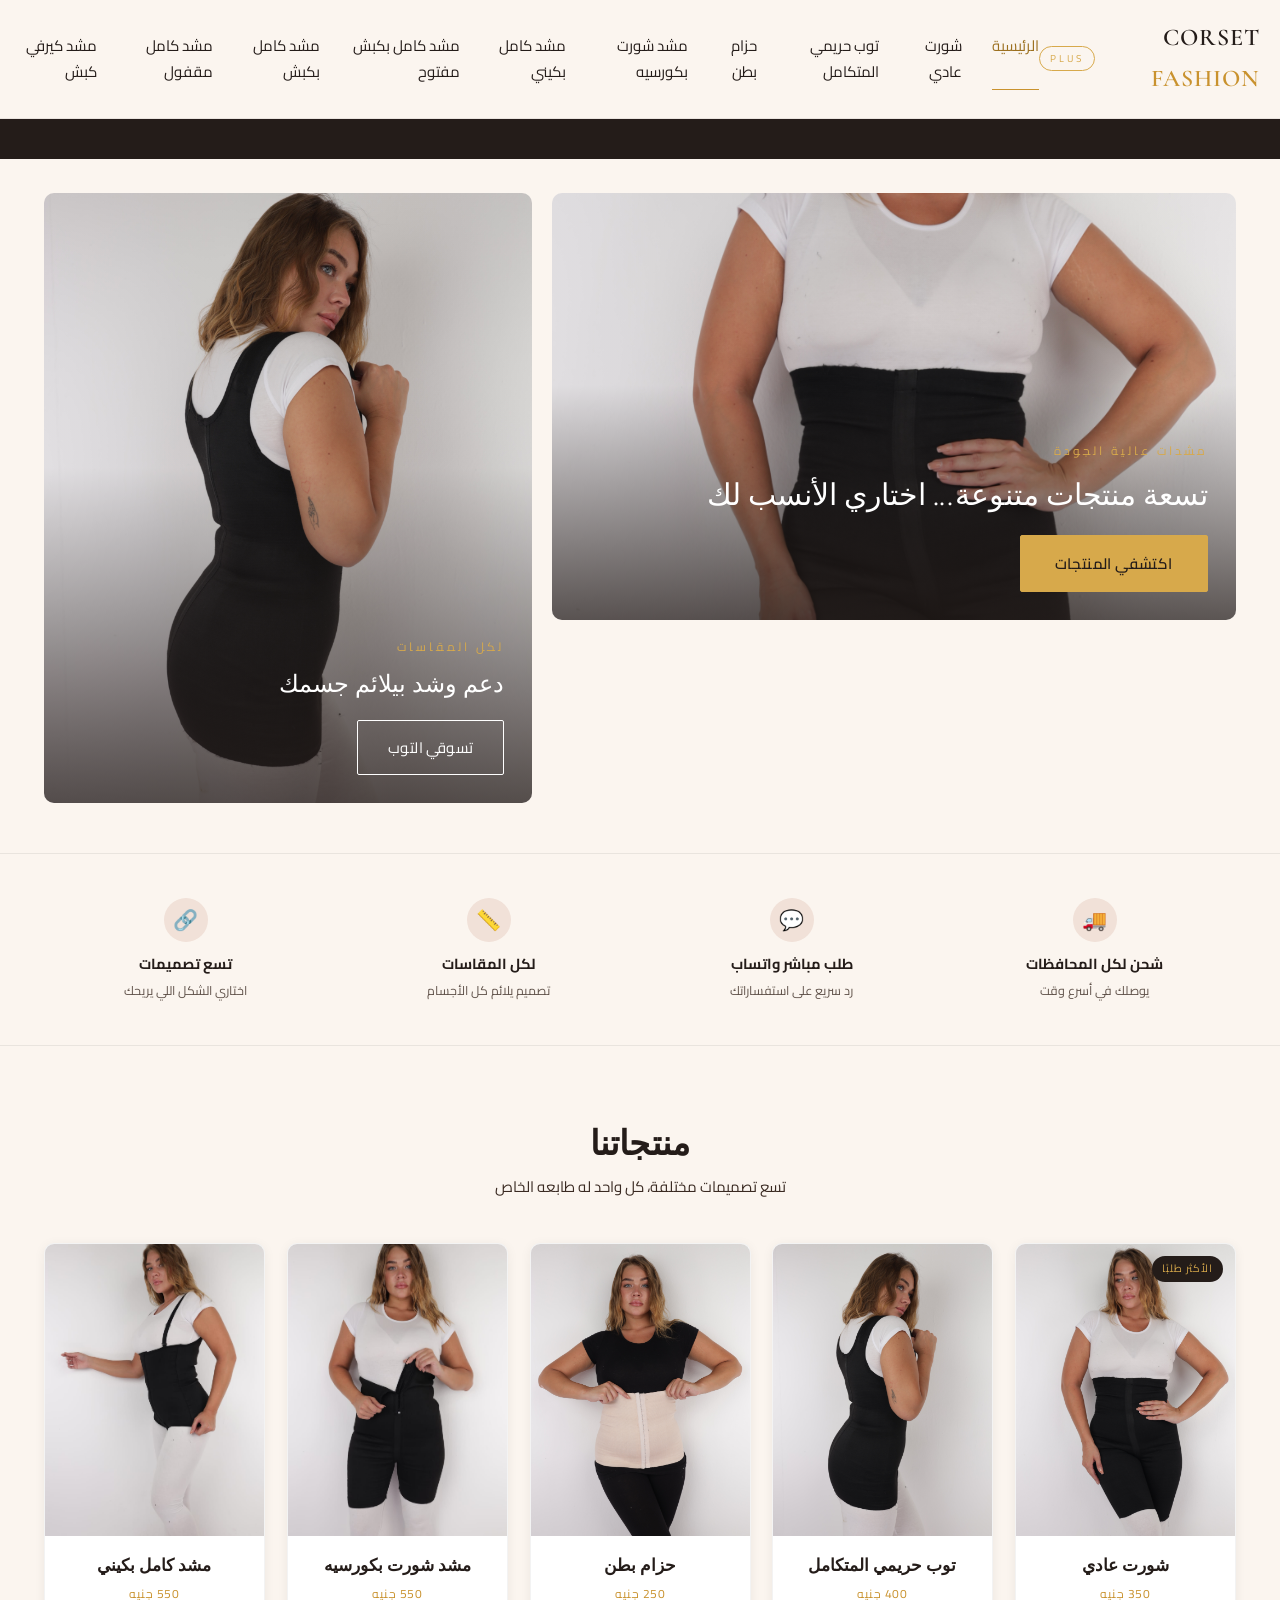
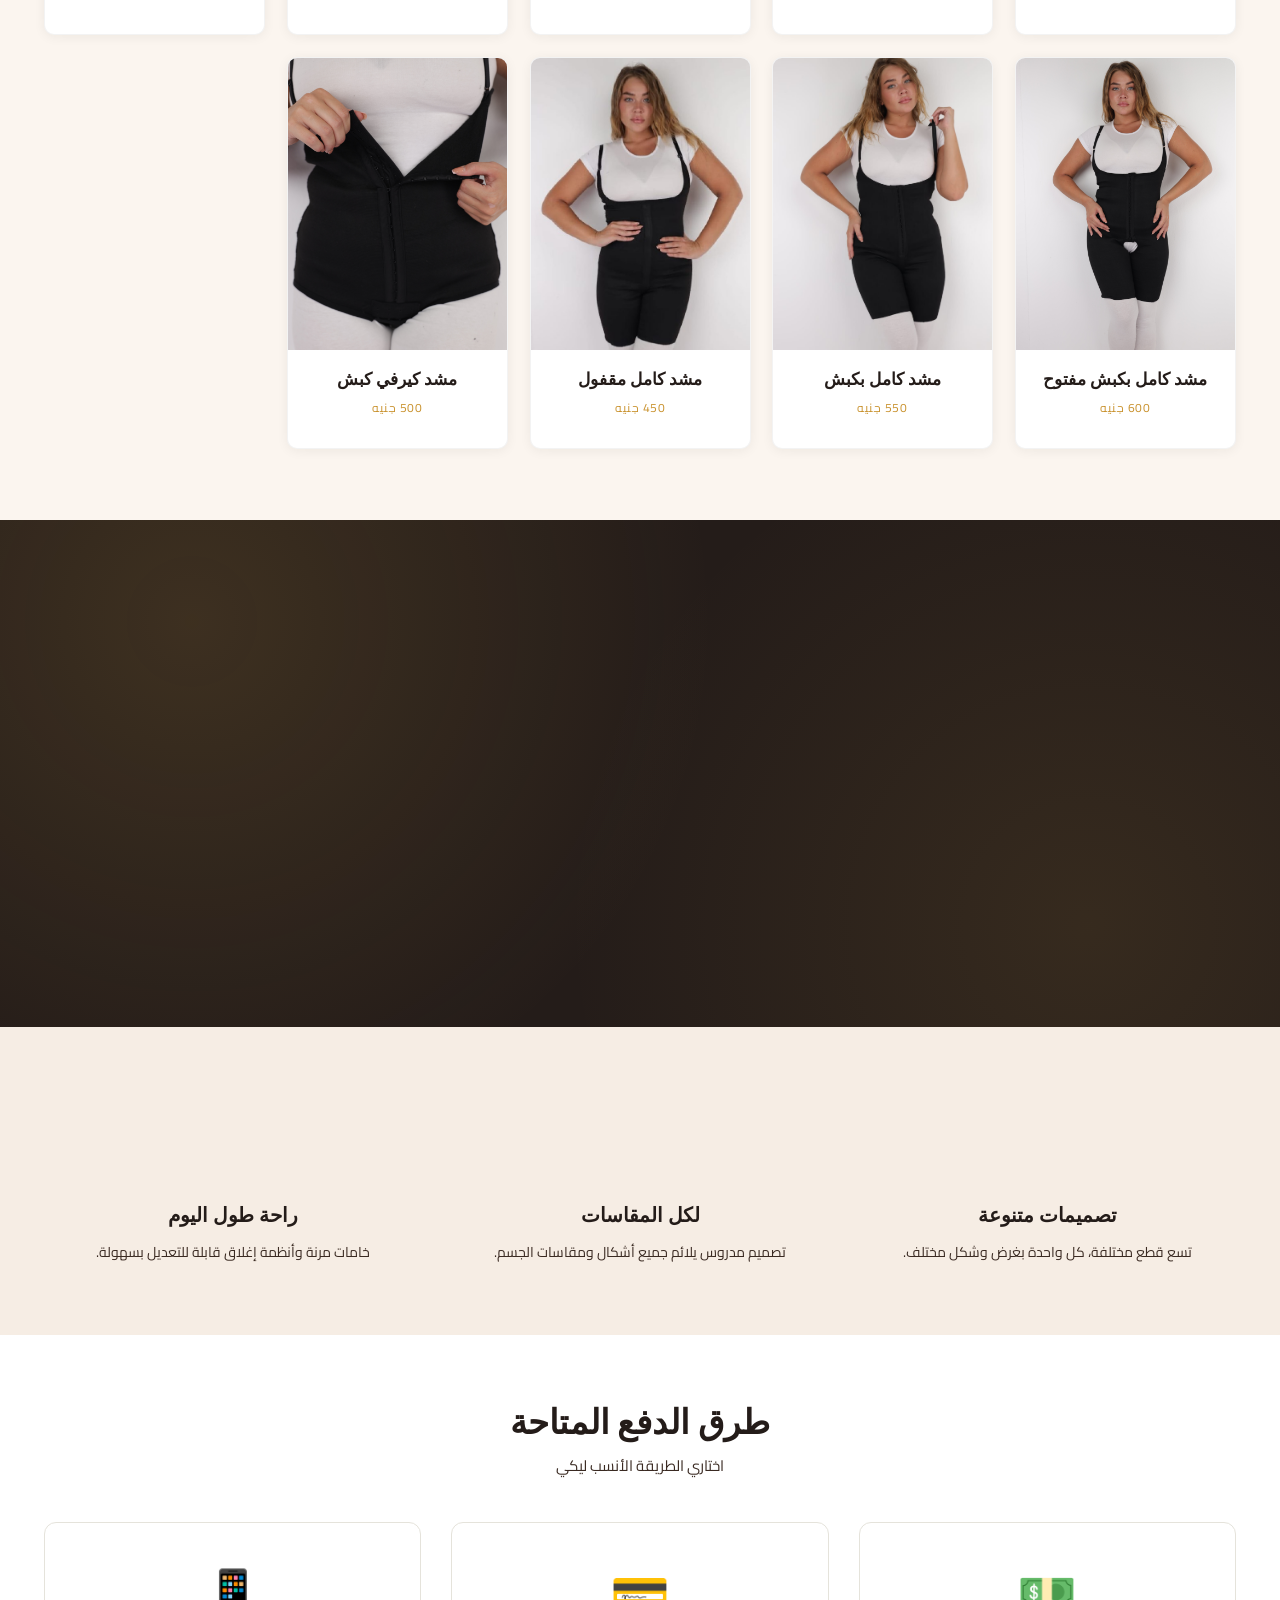
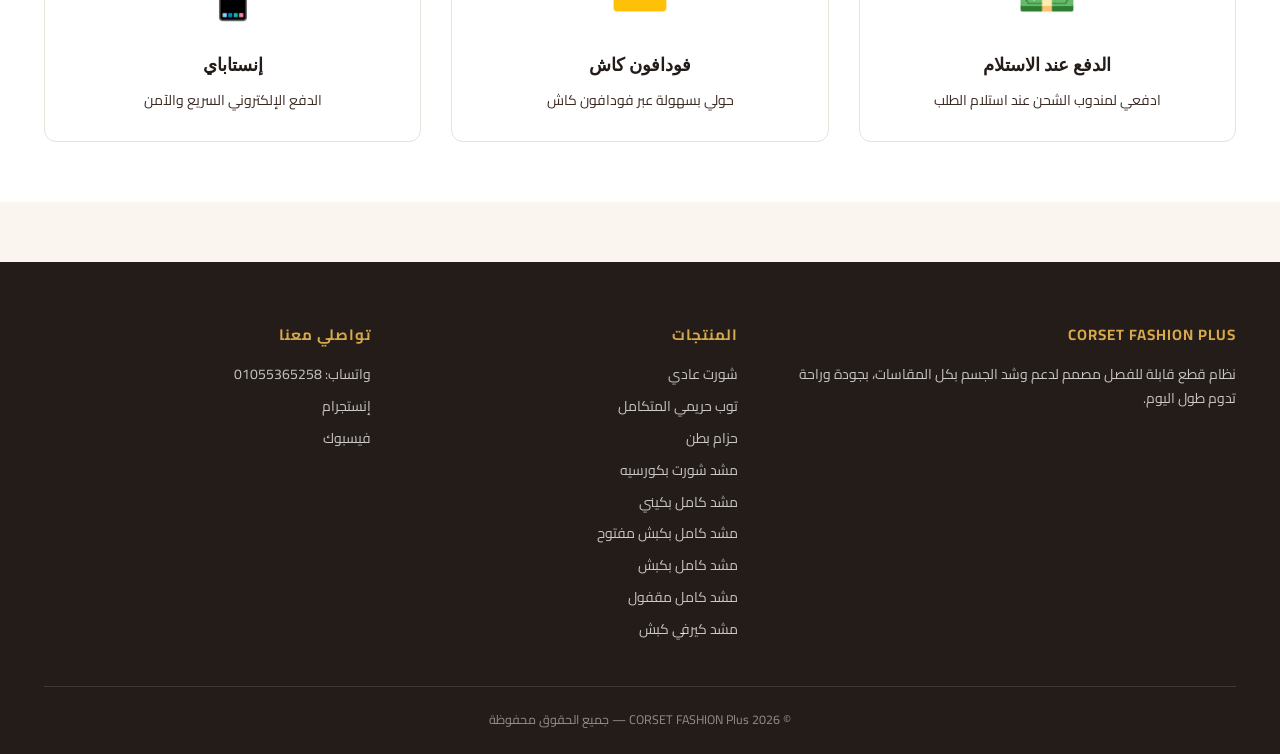
<file: index.html>
<!DOCTYPE html>
<html lang="ar" dir="rtl">
<head>
<meta charset="UTF-8">
<meta name="viewport" content="width=device-width, initial-scale=1.0">
<title>الرئيسية | CORSET FASHION Plus</title>
<meta name="description" content="نظام CORSET FASHION Plus المكوّن من تسع قطع مشدات متنوعة، بضمان جودة">
<link rel="stylesheet" href="style.css">
<!-- Google tag (gtag.js) -->
<script async src="https://www.googletagmanager.com/gtag/js?id=G-3MM8K8JDG9"></script>
<script>
  window.dataLayer = window.dataLayer || [];
  function gtag(){dataLayer.push(arguments);}
  gtag('js', new Date());
  gtag('config', 'G-3MM8K8JDG9');
</script>
<!-- Meta Pixel Code -->
<script>
!function(f,b,e,v,n,t,s)
{if(f.fbq)return;n=f.fbq=function(){n.callMethod?
n.callMethod.apply(n,arguments):n.queue.push(arguments)};
if(!f._fbq)f._fbq=n;n.push=n;n.loaded=!0;n.version='2.0';
n.queue=[];t=b.createElement(e);t.async=!0;
t.src=v;s=b.getElementsByTagName(e)[0];
s.parentNode.insertBefore(t,s)}(window, document,'script',
'https://connect.facebook.net/en_US/fbevents.js');
fbq('init', '1414229307578927');
fbq('track', 'PageView');
</script>
<noscript><img height="1" width="1" style="display:none"
src="https://www.facebook.com/tr?id=1414229307578927&ev=PageView&noscript=1"
/></noscript>
<!-- End Meta Pixel Code -->
</head>
<body>
<header>
  <div class="wrap header-inner">
    <a href="index.html" class="logo">
      <span class="brand-en">CORSET <em>FASHION</em></span>
      <span class="plus-tag">PLUS</span>
    </a>
    <nav class="links">
      <a href="index.html" class="active">الرئيسية</a>
      <a href="shorts.html">شورت عادي</a>
      <a href="top.html">توب حريمي المتكامل</a>
      <a href="belt.html">حزام بطن</a>
      <a href="vest.html">مشد شورت بكورسيه</a>
      <a href="sleeves.html">مشد كامل بكيني</a>
      <a href="shorts-2.html">مشد كامل بكبش مفتوح</a>
      <a href="belt-shorts.html">مشد كامل بكبش</a>
      <a href="full-closed.html">مشد كامل مقفول</a>
      <a href="curvy.html">مشد كيرفي كبش</a>
    </nav>
    <button class="menu-btn" onclick="document.getElementById('mobileMenu').classList.add('open')">☰</button>
  </div>
</header>
<div id="mobileMenu">
  <button class="close-btn" onclick="document.getElementById('mobileMenu').classList.remove('open')">×</button>
  <a href="index.html">الرئيسية</a>
  <a href="shorts.html">شورت عادي</a>
  <a href="top.html">توب حريمي المتكامل</a>
  <a href="belt.html">حزام بطن</a>
  <a href="vest.html">مشد شورت بكورسيه</a>
  <a href="sleeves.html">مشد كامل بكيني</a>
  <a href="shorts-2.html">مشد كامل بكبش مفتوح</a>
  <a href="belt-shorts.html">مشد كامل بكبش</a>
  <a href="full-closed.html">مشد كامل مقفول</a>
  <a href="curvy.html">مشد كيرفي كبش</a>
</div>


<div class="announce-bar">
  <div class="announce-track">
    <span>✦ شحن سريع لكل محافظات مصر</span>
    <span>✦ الدفع عند الاستلام</span>
    <span>✦ تسع تصميمات مشدات مختلفة</span>
    <span>✦ متوفر بكل المقاسات</span>
    <span>✦ شحن سريع لكل محافظات مصر</span>
    <span>✦ الدفع عند الاستلام</span>
    <span>✦ تسع تصميمات مشدات مختلفة</span>
    <span>✦ متوفر بكل المقاسات</span>
  </div>
</div>

<section class="dual-hero">
  <div class="wrap dual-grid">
    <div class="banner-card banner-main">
      <img src="images/shorts-1.jpg" alt="نظام CORSET FASHION Plus">
      <div class="banner-overlay">
        <div class="tag">مشدات عالية الجودة</div>
        <h2>تسعة منتجات متنوعة... اختاري الأنسب لك</h2>
        <div><a href="#products" class="btn-primary">اكتشفي المنتجات</a></div>
      </div>
    </div>
    <div class="banner-card banner-side">
      <img src="images/top-complete-1.jpg" alt="توب حريمي المتكامل">
      <div class="banner-overlay">
        <div class="tag">لكل المقاسات</div>
        <h2>دعم وشد بيلائم جسمك</h2>
        <div><a href="top.html" class="btn-ghost" style="border-color:#fff;color:#fff;">تسوقي التوب</a></div>
      </div>
    </div>
  </div>
</section>

<section class="trust-strip">
  <div class="wrap trust-grid">
    <div class="trust-item"><div class="ic">🚚</div><h4>شحن لكل المحافظات</h4><p>يوصلك في أسرع وقت</p></div>
    <div class="trust-item"><div class="ic">💬</div><h4>طلب مباشر واتساب</h4><p>رد سريع على استفساراتك</p></div>
    <div class="trust-item"><div class="ic">📏</div><h4>لكل المقاسات</h4><p>تصميم يلائم كل الأجسام</p></div>
    <div class="trust-item"><div class="ic">🔗</div><h4>تسع تصميمات</h4><p>اختاري الشكل اللي يريحك</p></div>
  </div>
</section>

<section class="pgrid-section" id="products">
  <div class="wrap">
    <div class="section-head">
      <h2>منتجاتنا</h2>
      <p style="color:var(--ink-2);font-size:15px;">تسع تصميمات مختلفة، كل واحد له طابعه الخاص</p>
    </div>
    <div class="pgrid">
      <div class="pcard">
      <a href="shorts.html"><div class="img-wrap"><span class="badge-new">الأكثر طلبًا</span><img src="images/shorts-1.jpg" alt="شورت عادي"></div></a>
      <div class="pinfo">
        <h3>شورت عادي</h3>
        <span class="tag">350 جنيه</span>
      </div>
    </div>
      <div class="pcard">
      <a href="top.html"><div class="img-wrap"><img src="images/top-complete-1.jpg" alt="توب حريمي المتكامل"></div></a>
      <div class="pinfo">
        <h3>توب حريمي المتكامل</h3>
        <span class="tag">400 جنيه</span>
      </div>
    </div>
      <div class="pcard">
      <a href="belt.html"><div class="img-wrap"><img src="images/belt-1.jpg" alt="حزام بطن"></div></a>
      <div class="pinfo">
        <h3>حزام بطن</h3>
        <span class="tag">250 جنيه</span>
      </div>
    </div>
      <div class="pcard">
      <a href="vest.html"><div class="img-wrap"><img src="images/shorts-corset-1.jpg" alt="مشد شورت بكورسيه"></div></a>
      <div class="pinfo">
        <h3>مشد شورت بكورسيه</h3>
        <span class="tag">550 جنيه</span>
      </div>
    </div>
      <div class="pcard">
      <a href="sleeves.html"><div class="img-wrap"><img src="images/colombian-1.jpg" alt="مشد كامل بكيني"></div></a>
      <div class="pinfo">
        <h3>مشد كامل بكيني</h3>
        <span class="tag">550 جنيه</span>
      </div>
    </div>
      <div class="pcard">
      <a href="shorts-2.html"><div class="img-wrap"><img src="images/open-1.jpg" alt="مشد كامل بكبش مفتوح"></div></a>
      <div class="pinfo">
        <h3>مشد كامل بكبش مفتوح</h3>
        <span class="tag">600 جنيه</span>
      </div>
    </div>
      <div class="pcard">
      <a href="belt-shorts.html"><div class="img-wrap"><img src="images/closed-1.jpg" alt="مشد كامل بكبش"></div></a>
      <div class="pinfo">
        <h3>مشد كامل بكبش</h3>
        <span class="tag">550 جنيه</span>
      </div>
    </div>
      <div class="pcard">
      <a href="full-closed.html"><div class="img-wrap"><img src="images/full-closed-1.jpg" alt="مشد كامل مقفول"></div></a>
      <div class="pinfo">
        <h3>مشد كامل مقفول</h3>
        <span class="tag">450 جنيه</span>
      </div>
    </div>
      <div class="pcard">
      <a href="curvy.html"><div class="img-wrap"><img src="images/curvy-1.jpg" alt="مشد كيرفي كبش"></div></a>
      <div class="pinfo">
        <h3>مشد كيرفي كبش</h3>
        <span class="tag">500 جنيه</span>
      </div>
    </div>
    </div>
  </div>
</section>

<section class="guarantee-section">
  <div class="wrap guarantee-grid">
    <div class="seal-wrap">
      <div class="seal">
        <div class="seal-star">★</div>
        <div class="seal-title">شهادة ضمان<br>الجودة</div>
        <div class="seal-sub">CORSET FASHION PLUS</div>
      </div>
    </div>
    <div class="guarantee-text">
      <div class="eyebrow">ضمان بيقفلك من أول لبسة</div>
      <h2>الجودة مش كلام... دي التزام</h2>
      <p>مش زي أي ماركة تانية — إحنا بنقدملك ضمان حقيقي وواضح على كل قطعة، مش مجرد كلام تسويقي. كل قطعة من نظام CORSET FASHION Plus بتتفحص قبل ما توصلك، وبنديك ضمان صريح على الخامة والتصنيع عشان تلبسي وانتي مطمنة.</p>
      <div class="guarantee-points">
        <div class="gpoint">
          <div class="gic">✓</div>
          <div><h4>ضمان الخامة</h4><p>ضد أي عيب تصنيع لمدة 14 يوم من الاستلام</p></div>
        </div>
        <div class="gpoint">
          <div class="gic">↔</div>
          <div><h4>استبدال سهل</h4><p>غيّري المقاس بدون تعقيد لو مش مظبوط</p></div>
        </div>
        <div class="gpoint">
          <div class="gic">🛡</div>
          <div><h4>فحص جودة قبل الشحن</h4><p>كل قطعة بتتفحص يدويًا قبل التغليف</p></div>
        </div>
        <div class="gpoint">
          <div class="gic">💬</div>
          <div><h4>دعم مباشر</h4><p>تواصل واتساب لأي استفسار قبل أو بعد الطلب</p></div>
        </div>
      </div>
    </div>
  </div>
</section>

<section class="combine-section">
  <div class="wrap section-head">
    <h2>ليه تختاري نظام CORSET FASHION Plus؟</h2>
  </div>
  <div class="wrap" style="display:grid;grid-template-columns:repeat(3,1fr);gap:30px;">
    <div style="text-align:center;">
      <h3 style="font-size:20px;margin-bottom:8px;">تصميمات متنوعة</h3>
      <p style="font-size:14px;color:var(--ink-2);">تسع قطع مختلفة، كل واحدة بغرض وشكل مختلف.</p>
    </div>
    <div style="text-align:center;">
      <h3 style="font-size:20px;margin-bottom:8px;">لكل المقاسات</h3>
      <p style="font-size:14px;color:var(--ink-2);">تصميم مدروس يلائم جميع أشكال ومقاسات الجسم.</p>
    </div>
    <div style="text-align:center;">
      <h3 style="font-size:20px;margin-bottom:8px;">راحة طول اليوم</h3>
      <p style="font-size:14px;color:var(--ink-2);">خامات مرنة وأنظمة إغلاق قابلة للتعديل بسهولة.</p>
    </div>
  </div>
</section>

<section class="payment-section" style="padding:60px 0;background:#fff;">
  <div class="wrap">
    <div class="section-head">
      <h2>طرق الدفع المتاحة</h2>
      <p style="color:var(--ink-2);font-size:15px;">اختاري الطريقة الأنسب ليكي</p>
    </div>
    <div style="display:grid;grid-template-columns:repeat(auto-fit,minmax(250px,1fr));gap:30px;margin-top:40px;">
      <div style="text-align:center;padding:30px;border:1px solid #e5e3db;border-radius:12px;">
        <div style="font-size:48px;margin-bottom:15px;">💵</div>
        <h3 style="font-size:18px;margin-bottom:8px;">الدفع عند الاستلام</h3>
        <p style="font-size:14px;color:var(--ink-2);line-height:1.6;">ادفعي لمندوب الشحن عند استلام الطلب</p>
      </div>
      <div style="text-align:center;padding:30px;border:1px solid #e5e3db;border-radius:12px;">
        <div style="font-size:48px;margin-bottom:15px;">💳</div>
        <h3 style="font-size:18px;margin-bottom:8px;">فودافون كاش</h3>
        <p style="font-size:14px;color:var(--ink-2);line-height:1.6;">حولي بسهولة عبر فودافون كاش</p>
      </div>
      <div style="text-align:center;padding:30px;border:1px solid #e5e3db;border-radius:12px;">
        <div style="font-size:48px;margin-bottom:15px;">📱</div>
        <h3 style="font-size:18px;margin-bottom:8px;">إنستاباي</h3>
        <p style="font-size:14px;color:var(--ink-2);line-height:1.6;">الدفع الإلكتروني السريع والآمن</p>
      </div>
    </div>
  </div>
</section>

<footer>
  <div class="wrap">
    <div class="footer-grid">
      <div>
        <h4>CORSET FASHION PLUS</h4>
        <p>نظام قطع قابلة للفصل مصمم لدعم وشد الجسم بكل المقاسات، بجودة وراحة تدوم طول اليوم.</p>
      </div>
      <div>
        <h4>المنتجات</h4>
        <a href="shorts.html">شورت عادي</a>
        <a href="top.html">توب حريمي المتكامل</a>
        <a href="belt.html">حزام بطن</a>
        <a href="vest.html">مشد شورت بكورسيه</a>
        <a href="sleeves.html">مشد كامل بكيني</a>
        <a href="shorts-2.html">مشد كامل بكبش مفتوح</a>
        <a href="belt-shorts.html">مشد كامل بكبش</a>
        <a href="full-closed.html">مشد كامل مقفول</a>
        <a href="curvy.html">مشد كيرفي كبش</a>
      </div>
      <div>
        <h4>تواصلي معنا</h4>
        <a href="https://wa.me/201055365258">واتساب: 01055365258</a>
        <a href="https://www.instagram.com/corsetfashionplus" target="_blank" rel="noopener">إنستجرام</a>
        <a href="https://www.facebook.com/share/19PnfP7QKM/" target="_blank" rel="noopener">فيسبوك</a>
      </div>
    </div>
    <div class="footer-bottom">© 2026 CORSET FASHION Plus — جميع الحقوق محفوظة</div>
  </div>
</footer>
<script>
document.querySelectorAll('#mobileMenu a').forEach(a=>{
  a.addEventListener('click',()=>document.getElementById('mobileMenu').classList.remove('open'));
});
</script>


<script>
/* ===== Scroll reveal ===== */
(function(){
  var targets = document.querySelectorAll(
    '.pcard, .piece-card, .banner-card, .shape-item, .trust-item, .gpoint, .section-head, .seal-wrap, .guarantee-text, .product-info, .gallery-main, .page-hero h1, .page-hero p, .hero h1, .hero p'
  );
  targets.forEach(function(el, i){
    el.classList.add('reveal-init');
    el.style.transitionDelay = (Math.min(i % 6, 5) * 70) + 'ms';
  });
  var io = new IntersectionObserver(function(entries){
    entries.forEach(function(entry){
      if(entry.isIntersecting){
        entry.target.classList.add('is-visible');
        io.unobserve(entry.target);
      }
    });
  }, {threshold:0.12, rootMargin:'0px 0px -40px 0px'});
  targets.forEach(function(el){ io.observe(el); });
})();

/* ===== Light 3D tilt on cards ===== */
(function(){
  var cards = document.querySelectorAll('.pcard, .piece-card, .banner-card');
  if(window.matchMedia('(pointer: coarse)').matches) return; // skip on touch devices
  cards.forEach(function(card){
    card.classList.add('tilt-wrap');
    card.addEventListener('mousemove', function(e){
      var r = card.getBoundingClientRect();
      var x = e.clientX - r.left;
      var y = e.clientY - r.top;
      var rx = ((y / r.height) - 0.5) * -8;
      var ry = ((x / r.width) - 0.5) * 8;
      card.style.transform = 'perspective(700px) rotateX(' + rx + 'deg) rotateY(' + ry + 'deg) translateY(-4px)';
    });
    card.addEventListener('mouseleave', function(){
      card.style.transform = 'perspective(700px) rotateX(0) rotateY(0) translateY(0)';
    });
  });
})();
</script>

<script>
/* ===== WhatsApp Click Tracking ===== */
document.querySelectorAll('a[href*="wa.me"]').forEach(function(btn){
  btn.addEventListener('click', function(e){
    var productName = document.title.replace(' | CORSET FASHION Plus', '');
    var buttonText = this.textContent.trim();
    gtag('event', 'whatsapp_click', {
      'event_category': 'engagement',
      'event_label': productName,
      'button_text': buttonText,
      'page_url': window.location.pathname
    });
  });
});
</script>

</body>
</html>
</file>
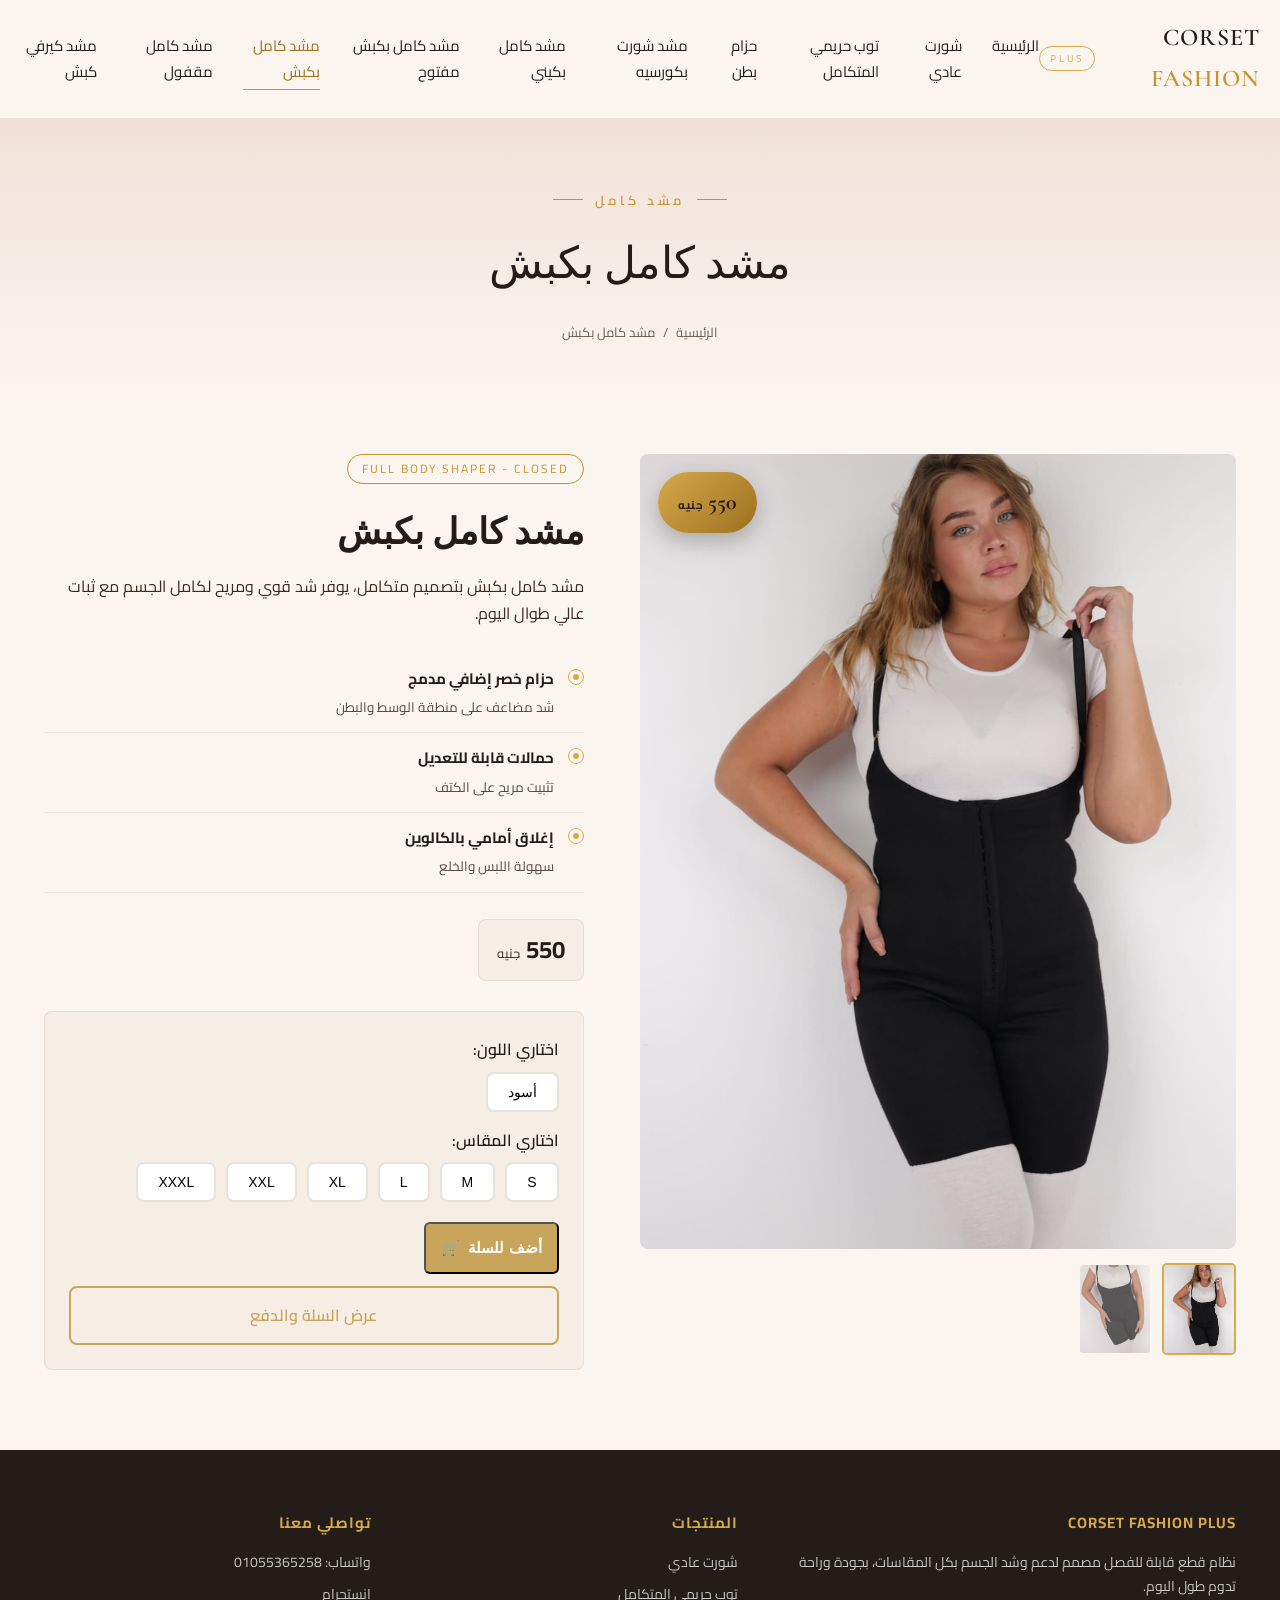
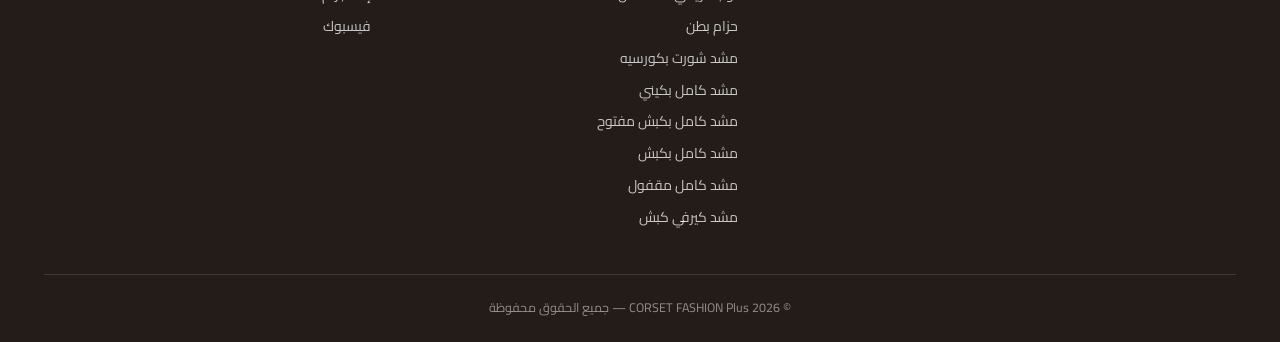
<file: belt-shorts.html>
<!DOCTYPE html>
<html lang="ar" dir="rtl">
<head>
<meta charset="UTF-8">
<meta name="viewport" content="width=device-width, initial-scale=1.0">
<title>مشد كامل بكبش | CORSET FASHION Plus</title>
<meta name="description" content="مشد كامل بكبش بتصميم متكامل، يوفر شد قوي ومريح لكامل الجسم مع ثبات عالي طوال اليوم.">
<link rel="stylesheet" href="style.css">
<!-- Google tag (gtag.js) -->
<script async src="https://www.googletagmanager.com/gtag/js?id=G-3MM8K8JDG9"></script>
<script>
  window.dataLayer = window.dataLayer || [];
  function gtag(){dataLayer.push(arguments);}
  gtag('js', new Date());
  gtag('config', 'G-3MM8K8JDG9');
</script>
<!-- Meta Pixel Code -->
<script>
!function(f,b,e,v,n,t,s)
{if(f.fbq)return;n=f.fbq=function(){n.callMethod?
n.callMethod.apply(n,arguments):n.queue.push(arguments)};
if(!f._fbq)f._fbq=n;n.push=n;n.loaded=!0;n.version='2.0';
n.queue=[];t=b.createElement(e);t.async=!0;
t.src=v;s=b.getElementsByTagName(e)[0];
s.parentNode.insertBefore(t,s)}(window, document,'script',
'https://connect.facebook.net/en_US/fbevents.js');
fbq('init', '1414229307578927');
fbq('track', 'PageView');
</script>
<noscript><img height="1" width="1" style="display:none"
src="https://www.facebook.com/tr?id=1414229307578927&ev=PageView&noscript=1"
/></noscript>
<!-- End Meta Pixel Code -->
</head>
<body>
<header>
  <div class="wrap header-inner">
    <a href="index.html" class="logo">
      <span class="brand-en">CORSET <em>FASHION</em></span>
      <span class="plus-tag">PLUS</span>
    </a>
    <nav class="links">
      <a href="index.html">الرئيسية</a>
      <a href="shorts.html">شورت عادي</a>
      <a href="top.html">توب حريمي المتكامل</a>
      <a href="belt.html">حزام بطن</a>
      <a href="vest.html">مشد شورت بكورسيه</a>
      <a href="sleeves.html">مشد كامل بكيني</a>
      <a href="shorts-2.html">مشد كامل بكبش مفتوح</a>
      <a href="belt-shorts.html" class="active">مشد كامل بكبش</a>
      <a href="full-closed.html">مشد كامل مقفول</a>
      <a href="curvy.html">مشد كيرفي كبش</a>
    </nav>
    <button class="menu-btn" onclick="document.getElementById('mobileMenu').classList.add('open')">☰</button>
  </div>
</header>
<div id="mobileMenu">
  <button class="close-btn" onclick="document.getElementById('mobileMenu').classList.remove('open')">×</button>
  <a href="index.html">الرئيسية</a>
  <a href="shorts.html">شورت عادي</a>
  <a href="top.html">توب حريمي المتكامل</a>
  <a href="belt.html">حزام بطن</a>
  <a href="vest.html">مشد شورت بكورسيه</a>
  <a href="sleeves.html">مشد كامل بكيني</a>
  <a href="shorts-2.html">مشد كامل بكبش مفتوح</a>
  <a href="belt-shorts.html">مشد كامل بكبش</a>
  <a href="full-closed.html">مشد كامل مقفول</a>
  <a href="curvy.html">مشد كيرفي كبش</a>
</div>


<section class="page-hero">
  <div class="wrap">
    <div class="eyebrow">مشد كامل</div>
    <h1>مشد كامل بكبش</h1>
    <div class="crumbs"><a href="index.html">الرئيسية</a> / <span>مشد كامل بكبش</span></div>
  </div>
</section>

<section class="product-view">
  <div class="wrap product-grid">
    <div>
      <div class="gallery-main"><div class="price-badge"><span class="num">550</span><span class="cur">جنيه</span></div><img id="mainImg" src="images/closed-1.jpg" alt="مشد كامل بكبش"></div>
    <div class="gallery-thumbs">
        <img src="images/closed-1.jpg" class="active" onclick="document.getElementById('mainImg').src=this.src;document.querySelectorAll('.gallery-thumbs img').forEach(x=>x.classList.remove('active'));this.classList.add('active');">
<img src="images/closed-2.jpg" class="" onclick="document.getElementById('mainImg').src=this.src;document.querySelectorAll('.gallery-thumbs img').forEach(x=>x.classList.remove('active'));this.classList.add('active');">
    </div>
    </div>
    <div class="product-info">
      <span class="part-tag">Full Body Shaper - Closed</span>
      <h1>مشد كامل بكبش</h1>
      <p class="desc">مشد كامل بكبش بتصميم متكامل، يوفر شد قوي ومريح لكامل الجسم مع ثبات عالي طوال اليوم.</p>
      <ul class="feature-list">
        <li><span class="hook"></span><div class="txt"><strong>حزام خصر إضافي مدمج</strong><span>شد مضاعف على منطقة الوسط والبطن</span></div></li>
<li><span class="hook"></span><div class="txt"><strong>حمالات قابلة للتعديل</strong><span>تثبيت مريح على الكتف</span></div></li>
<li><span class="hook"></span><div class="txt"><strong>إغلاق أمامي بالكالوين</strong><span>سهولة اللبس والخلع</span></div></li>

      </ul>
      <div class="price-box">
        <span class="price-tag"><span class="amount">550</span><span class="currency">جنيه</span></span>
      </div>

      <div class="order-box">
        <div style="margin-bottom:15px;">
          <label style="display:block;margin-bottom:8px;font-weight:600;">اختاري اللون:</label>
          <div id="colorOptions" style="display:flex;gap:10px;flex-wrap:wrap;"></div>
        </div>

        <div style="margin-bottom:20px;">
          <label style="display:block;margin-bottom:8px;font-weight:600;">اختاري المقاس:</label>
          <div id="sizeOptions" style="display:flex;gap:10px;flex-wrap:wrap;"></div>
        </div>

        <button id="addToCart" class="whatsapp-btn" style="background:#c9a55b;display:flex;align-items:center;justify-content:center;gap:8px;">
          <span>أضف للسلة</span>
          <span>🛒</span>
        </button>

        <a href="checkout.html" style="display:block;text-align:center;margin-top:12px;padding:14px;border:2px solid #c9a55b;color:#c9a55b;text-decoration:none;border-radius:8px;font-weight:600;">
          عرض السلة والدفع
        </a>
      </div>
    </div>
  </div>
</section>

<footer>
  <div class="wrap">
    <div class="footer-grid">
      <div>
        <h4>CORSET FASHION PLUS</h4>
        <p>نظام قطع قابلة للفصل مصمم لدعم وشد الجسم بكل المقاسات، بجودة وراحة تدوم طول اليوم.</p>
      </div>
      <div>
        <h4>المنتجات</h4>
        <a href="shorts.html">شورت عادي</a>
        <a href="top.html">توب حريمي المتكامل</a>
        <a href="belt.html">حزام بطن</a>
        <a href="vest.html">مشد شورت بكورسيه</a>
        <a href="sleeves.html">مشد كامل بكيني</a>
        <a href="shorts-2.html">مشد كامل بكبش مفتوح</a>
        <a href="belt-shorts.html">مشد كامل بكبش</a>
        <a href="full-closed.html">مشد كامل مقفول</a>
        <a href="curvy.html">مشد كيرفي كبش</a>
      </div>
      <div>
        <h4>تواصلي معنا</h4>
        <a href="https://wa.me/201055365258">واتساب: 01055365258</a>
        <a href="https://www.instagram.com/corsetfashionplus" target="_blank" rel="noopener">إنستجرام</a>
        <a href="https://www.facebook.com/share/19PnfP7QKM/" target="_blank" rel="noopener">فيسبوك</a>
      </div>
    </div>
    <div class="footer-bottom">© 2026 CORSET FASHION Plus — جميع الحقوق محفوظة</div>
  </div>
</footer>
<script>
document.querySelectorAll('#mobileMenu a').forEach(a=>{
  a.addEventListener('click',()=>document.getElementById('mobileMenu').classList.remove('open'));
});
</script>

<script>
const productData = {
  id: 'belt-shorts',
  name: 'مشد كامل بكبش',
  price: 550,
  colors: ['أسود'],
  sizes: ['S', 'M', 'L', 'XL', 'XXL', 'XXXL']
};

let selectedColor = '';
let selectedSize = '';

function displayColors() {
  const colorOptionsEl = document.getElementById('colorOptions');
  productData.colors.forEach(color => {
    const btn = document.createElement('button');
    btn.className = 'variant-btn';
    btn.textContent = color;
    btn.onclick = () => selectColor(color, btn);
    colorOptionsEl.appendChild(btn);
  });
}

function displaySizes() {
  const sizeOptionsEl = document.getElementById('sizeOptions');
  productData.sizes.forEach(size => {
    const btn = document.createElement('button');
    btn.className = 'variant-btn';
    btn.textContent = size;
    btn.onclick = () => selectSize(size, btn);
    sizeOptionsEl.appendChild(btn);
  });
}

function selectColor(color, btn) {
  document.querySelectorAll('#colorOptions .variant-btn').forEach(b => b.classList.remove('selected'));
  btn.classList.add('selected');
  selectedColor = color;
}

function selectSize(size, btn) {
  document.querySelectorAll('#sizeOptions .variant-btn').forEach(b => b.classList.remove('selected'));
  btn.classList.add('selected');
  selectedSize = size;
}

document.getElementById('addToCart').addEventListener('click', function() {
  if (!selectedColor) { alert('من فضلك اختاري اللون'); return; }
  if (!selectedSize) { alert('من فضلك اختاري المقاس'); return; }

  let cart = JSON.parse(localStorage.getItem('cart') || '[]');
  const existingIndex = cart.findIndex(item => item.id === productData.id && item.color === selectedColor && item.size === selectedSize);

  if (existingIndex > -1) {
    cart[existingIndex].qty += 1;
  } else {
    cart.push({ id: productData.id, name: productData.name, price: productData.price, color: selectedColor, size: selectedSize, qty: 1 });
  }

  localStorage.setItem('cart', JSON.stringify(cart));
  this.innerHTML = '<span>تم الإضافة ✓</span>';
  this.style.background = '#25D366';
  setTimeout(() => {
    this.innerHTML = '<span>أضف للسلة</span><span>🛒</span>';
    this.style.background = '#c9a55b';
  }, 2000);
});

displayColors();
displaySizes();
</script>

<style>
.variant-btn {
  padding: 10px 20px;
  border: 2px solid #e5e3db;
  background: #fff;
  border-radius: 8px;
  cursor: pointer;
  font-size: 14px;
  font-weight: 500;
  transition: all 0.2s;
}
.variant-btn:hover { border-color: #c9a55b; }
.variant-btn.selected { border-color: #c9a55b; background: #faf9f5; font-weight: 600; }
</style>


<script>
/* ===== WhatsApp Click Tracking ===== */
document.querySelectorAll('a[href*="wa.me"]').forEach(function(btn){
  btn.addEventListener('click', function(e){
    var productName = document.title.replace(' | CORSET FASHION Plus', '');
    var buttonText = this.textContent.trim();
    gtag('event', 'whatsapp_click', {
      'event_category': 'engagement',
      'event_label': productName,
      'button_text': buttonText,
      'page_url': window.location.pathname
    });
  });
});
</script>

</body>
</html>
</file>
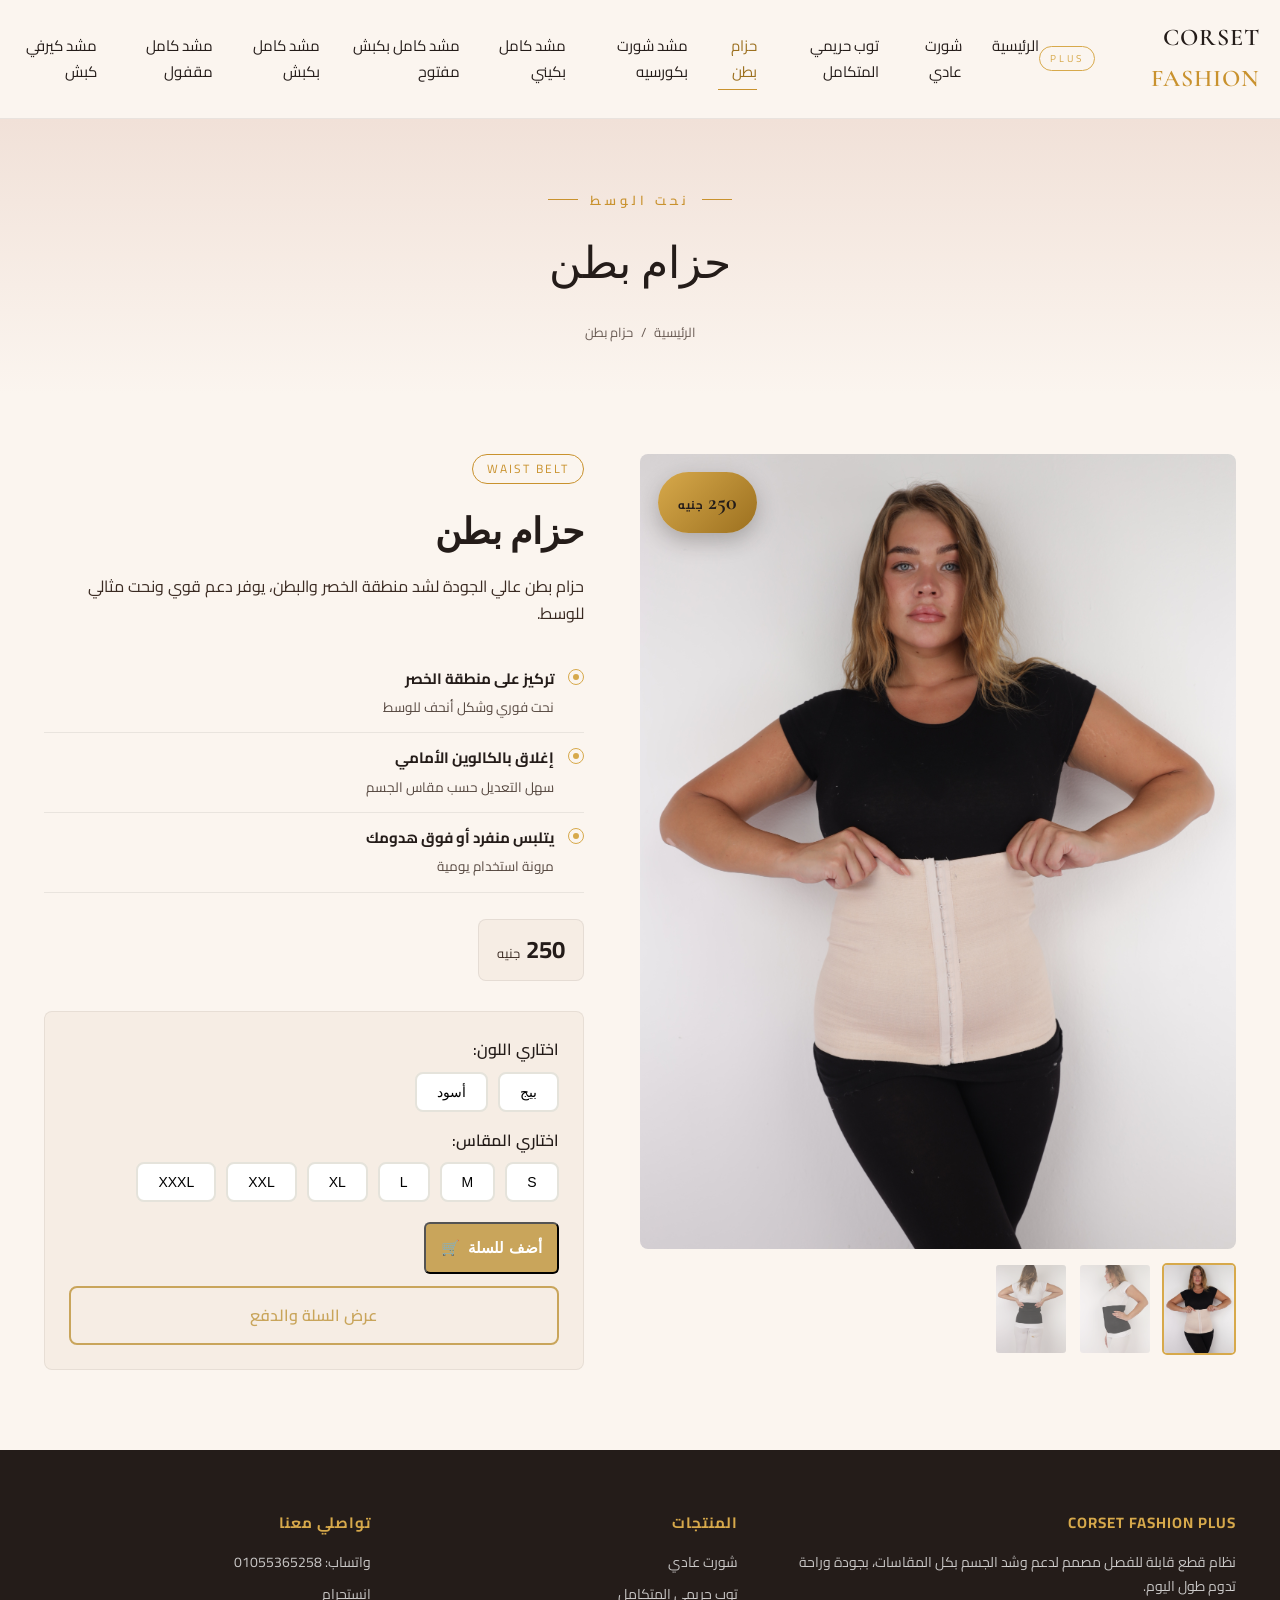
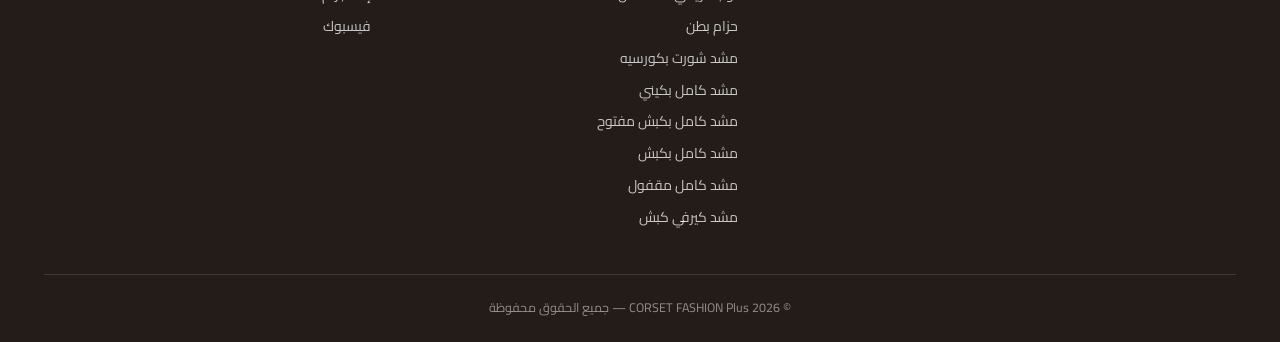
<file: belt.html>
<!DOCTYPE html>
<html lang="ar" dir="rtl">
<head>
<meta charset="UTF-8">
<meta name="viewport" content="width=device-width, initial-scale=1.0">
<title>حزام بطن | CORSET FASHION Plus</title>
<meta name="description" content="حزام شد مخصص لمنطقة الخصر بس، بيتلبس لوحده فوق أي هدوم أو يتركب مع باقي قطع النظام لشد إضافي في الوسط.">
<link rel="stylesheet" href="style.css">
<!-- Google tag (gtag.js) -->
<script async src="https://www.googletagmanager.com/gtag/js?id=G-3MM8K8JDG9"></script>
<script>
  window.dataLayer = window.dataLayer || [];
  function gtag(){dataLayer.push(arguments);}
  gtag('js', new Date());
  gtag('config', 'G-3MM8K8JDG9');
</script>
<!-- Meta Pixel Code -->
<script>
!function(f,b,e,v,n,t,s)
{if(f.fbq)return;n=f.fbq=function(){n.callMethod?
n.callMethod.apply(n,arguments):n.queue.push(arguments)};
if(!f._fbq)f._fbq=n;n.push=n;n.loaded=!0;n.version='2.0';
n.queue=[];t=b.createElement(e);t.async=!0;
t.src=v;s=b.getElementsByTagName(e)[0];
s.parentNode.insertBefore(t,s)}(window, document,'script',
'https://connect.facebook.net/en_US/fbevents.js');
fbq('init', '1414229307578927');
fbq('track', 'PageView');
</script>
<noscript><img height="1" width="1" style="display:none"
src="https://www.facebook.com/tr?id=1414229307578927&ev=PageView&noscript=1"
/></noscript>
<!-- End Meta Pixel Code -->
</head>
<body>
<header>
  <div class="wrap header-inner">
    <a href="index.html" class="logo">
      <span class="brand-en">CORSET <em>FASHION</em></span>
      <span class="plus-tag">PLUS</span>
    </a>
    <nav class="links">
      <a href="index.html">الرئيسية</a>
      <a href="shorts.html">شورت عادي</a>
      <a href="top.html">توب حريمي المتكامل</a>
      <a href="belt.html" class="active">حزام بطن</a>
      <a href="vest.html">مشد شورت بكورسيه</a>
      <a href="sleeves.html">مشد كامل بكيني</a>
      <a href="shorts-2.html">مشد كامل بكبش مفتوح</a>
      <a href="belt-shorts.html">مشد كامل بكبش</a>
      <a href="full-closed.html">مشد كامل مقفول</a>
      <a href="curvy.html">مشد كيرفي كبش</a>
    </nav>
    <button class="menu-btn" onclick="document.getElementById('mobileMenu').classList.add('open')">☰</button>
  </div>
</header>
<div id="mobileMenu">
  <button class="close-btn" onclick="document.getElementById('mobileMenu').classList.remove('open')">×</button>
  <a href="index.html">الرئيسية</a>
  <a href="shorts.html">شورت عادي</a>
  <a href="top.html">توب حريمي المتكامل</a>
  <a href="belt.html">حزام بطن</a>
  <a href="vest.html">مشد شورت بكورسيه</a>
  <a href="sleeves.html">مشد كامل بكيني</a>
  <a href="shorts-2.html">مشد كامل بكبش مفتوح</a>
  <a href="belt-shorts.html">مشد كامل بكبش</a>
  <a href="full-closed.html">مشد كامل مقفول</a>
  <a href="curvy.html">مشد كيرفي كبش</a>
</div>


<section class="page-hero">
  <div class="wrap">
    <div class="eyebrow">نحت الوسط</div>
    <h1>حزام بطن</h1>
    <div class="crumbs"><a href="index.html">الرئيسية</a> / <span>حزام بطن</span></div>
  </div>
</section>

<section class="product-view">
  <div class="wrap product-grid">
    <div>
      <div class="gallery-main"><div class="price-badge"><span class="num">250</span><span class="cur">جنيه</span></div><img id="mainImg" src="images/belt-1.jpg" alt="حزام بطن"></div>
      <div class="gallery-thumbs">
        <img src="images/belt-1.jpg" class="active" onclick="document.getElementById('mainImg').src=this.src;document.querySelectorAll('.gallery-thumbs img').forEach(x=>x.classList.remove('active'));this.classList.add('active');">
<img src="images/belt-2.jpg" class="" onclick="document.getElementById('mainImg').src=this.src;document.querySelectorAll('.gallery-thumbs img').forEach(x=>x.classList.remove('active'));this.classList.add('active');">
<img src="images/belt-3.jpg" class="" onclick="document.getElementById('mainImg').src=this.src;document.querySelectorAll('.gallery-thumbs img').forEach(x=>x.classList.remove('active'));this.classList.add('active');">

      </div>
    </div>
    <div class="product-info">
      <span class="part-tag">Waist Belt</span>
      <h1>حزام بطن</h1>
      <p class="desc">حزام بطن عالي الجودة لشد منطقة الخصر والبطن، يوفر دعم قوي ونحت مثالي للوسط.</p>
      <ul class="feature-list">
        <li><span class="hook"></span><div class="txt"><strong>تركيز على منطقة الخصر</strong><span>نحت فوري وشكل أنحف للوسط</span></div></li>
<li><span class="hook"></span><div class="txt"><strong>إغلاق بالكالوين الأمامي</strong><span>سهل التعديل حسب مقاس الجسم</span></div></li>
<li><span class="hook"></span><div class="txt"><strong>يتلبس منفرد أو فوق هدومك</strong><span>مرونة استخدام يومية</span></div></li>

      </ul>
      <div class="price-box">
        <span class="price-tag"><span class="amount">250</span><span class="currency">جنيه</span></span>
      </div>

      <div class="order-box">
        <div style="margin-bottom:15px;">
          <label style="display:block;margin-bottom:8px;font-weight:600;">اختاري اللون:</label>
          <div id="colorOptions" style="display:flex;gap:10px;flex-wrap:wrap;"></div>
        </div>

        <div style="margin-bottom:20px;">
          <label style="display:block;margin-bottom:8px;font-weight:600;">اختاري المقاس:</label>
          <div id="sizeOptions" style="display:flex;gap:10px;flex-wrap:wrap;"></div>
        </div>

        <button id="addToCart" class="whatsapp-btn" style="background:#c9a55b;display:flex;align-items:center;justify-content:center;gap:8px;">
          <span>أضف للسلة</span>
          <span>🛒</span>
        </button>

        <a href="checkout.html" style="display:block;text-align:center;margin-top:12px;padding:14px;border:2px solid #c9a55b;color:#c9a55b;text-decoration:none;border-radius:8px;font-weight:600;">
          عرض السلة والدفع
        </a>
      </div>
    </div>
  </div>
</section>

<footer>
  <div class="wrap">
    <div class="footer-grid">
      <div>
        <h4>CORSET FASHION PLUS</h4>
        <p>نظام قطع قابلة للفصل مصمم لدعم وشد الجسم بكل المقاسات، بجودة وراحة تدوم طول اليوم.</p>
      </div>
      <div>
        <h4>المنتجات</h4>
        <a href="shorts.html">شورت عادي</a>
        <a href="top.html">توب حريمي المتكامل</a>
        <a href="belt.html">حزام بطن</a>
        <a href="vest.html">مشد شورت بكورسيه</a>
        <a href="sleeves.html">مشد كامل بكيني</a>
        <a href="shorts-2.html">مشد كامل بكبش مفتوح</a>
        <a href="belt-shorts.html">مشد كامل بكبش</a>
        <a href="full-closed.html">مشد كامل مقفول</a>
        <a href="curvy.html">مشد كيرفي كبش</a>
      </div>
      <div>
        <h4>تواصلي معنا</h4>
        <a href="https://wa.me/201055365258">واتساب: 01055365258</a>
        <a href="https://www.instagram.com/corsetfashionplus" target="_blank" rel="noopener">إنستجرام</a>
        <a href="https://www.facebook.com/share/19PnfP7QKM/" target="_blank" rel="noopener">فيسبوك</a>
      </div>
    </div>
    <div class="footer-bottom">© 2026 CORSET FASHION Plus — جميع الحقوق محفوظة</div>
  </div>
</footer>
<script>
document.querySelectorAll('#mobileMenu a').forEach(a=>{
  a.addEventListener('click',()=>document.getElementById('mobileMenu').classList.remove('open'));
});
</script>


<script>
/* ===== Scroll reveal ===== */
(function(){
  var targets = document.querySelectorAll(
    '.pcard, .piece-card, .banner-card, .shape-item, .trust-item, .gpoint, .section-head, .seal-wrap, .guarantee-text, .product-info, .gallery-main, .page-hero h1, .page-hero p, .hero h1, .hero p'
  );
  targets.forEach(function(el, i){
    el.classList.add('reveal-init');
    el.style.transitionDelay = (Math.min(i % 6, 5) * 70) + 'ms';
  });
  var io = new IntersectionObserver(function(entries){
    entries.forEach(function(entry){
      if(entry.isIntersecting){
        entry.target.classList.add('is-visible');
        io.unobserve(entry.target);
      }
    });
  }, {threshold:0.12, rootMargin:'0px 0px -40px 0px'});
  targets.forEach(function(el){ io.observe(el); });
})();

/* ===== Light 3D tilt on cards ===== */
(function(){
  var cards = document.querySelectorAll('.pcard, .piece-card, .banner-card');
  if(window.matchMedia('(pointer: coarse)').matches) return; // skip on touch devices
  cards.forEach(function(card){
    card.classList.add('tilt-wrap');
    card.addEventListener('mousemove', function(e){
      var r = card.getBoundingClientRect();
      var x = e.clientX - r.left;
      var y = e.clientY - r.top;
      var rx = ((y / r.height) - 0.5) * -8;
      var ry = ((x / r.width) - 0.5) * 8;
      card.style.transform = 'perspective(700px) rotateX(' + rx + 'deg) rotateY(' + ry + 'deg) translateY(-4px)';
    });
    card.addEventListener('mouseleave', function(){
      card.style.transform = 'perspective(700px) rotateX(0) rotateY(0) translateY(0)';
    });
  });
})();
</script>

<script>
const productData = {
  id: 'belt',
  name: 'حزام بطن',
  price: 250,
  colors: ['بيج', 'أسود'],
  sizes: ['S', 'M', 'L', 'XL', 'XXL', 'XXXL']
};

let selectedColor = '';
let selectedSize = '';

function displayColors() {
  const colorOptionsEl = document.getElementById('colorOptions');
  productData.colors.forEach(color => {
    const btn = document.createElement('button');
    btn.className = 'variant-btn';
    btn.textContent = color;
    btn.onclick = () => selectColor(color, btn);
    colorOptionsEl.appendChild(btn);
  });
}

function displaySizes() {
  const sizeOptionsEl = document.getElementById('sizeOptions');
  productData.sizes.forEach(size => {
    const btn = document.createElement('button');
    btn.className = 'variant-btn';
    btn.textContent = size;
    btn.onclick = () => selectSize(size, btn);
    sizeOptionsEl.appendChild(btn);
  });
}

function selectColor(color, btn) {
  document.querySelectorAll('#colorOptions .variant-btn').forEach(b => b.classList.remove('selected'));
  btn.classList.add('selected');
  selectedColor = color;
}

function selectSize(size, btn) {
  document.querySelectorAll('#sizeOptions .variant-btn').forEach(b => b.classList.remove('selected'));
  btn.classList.add('selected');
  selectedSize = size;
}

document.getElementById('addToCart').addEventListener('click', function() {
  if (!selectedColor) {
    alert('من فضلك اختاري اللون');
    return;
  }
  if (!selectedSize) {
    alert('من فضلك اختاري المقاس');
    return;
  }

  let cart = JSON.parse(localStorage.getItem('cart') || '[]');
  const existingIndex = cart.findIndex(item =>
    item.id === productData.id &&
    item.color === selectedColor &&
    item.size === selectedSize
  );

  if (existingIndex > -1) {
    cart[existingIndex].qty += 1;
  } else {
    cart.push({
      id: productData.id,
      name: productData.name,
      price: productData.price,
      color: selectedColor,
      size: selectedSize,
      qty: 1
    });
  }

  localStorage.setItem('cart', JSON.stringify(cart));

  this.innerHTML = '<span>تم الإضافة ✓</span>';
  this.style.background = '#25D366';

  setTimeout(() => {
    this.innerHTML = '<span>أضف للسلة</span><span>🛒</span>';
    this.style.background = '#c9a55b';
  }, 2000);
});

displayColors();
displaySizes();
</script>

<style>
.variant-btn {
  padding: 10px 20px;
  border: 2px solid #e5e3db;
  background: #fff;
  border-radius: 8px;
  cursor: pointer;
  font-size: 14px;
  font-weight: 500;
  transition: all 0.2s;
}
.variant-btn:hover {
  border-color: #c9a55b;
}
.variant-btn.selected {
  border-color: #c9a55b;
  background: #faf9f5;
  font-weight: 600;
}
</style>


<script>
/* ===== WhatsApp Click Tracking ===== */
document.querySelectorAll('a[href*="wa.me"]').forEach(function(btn){
  btn.addEventListener('click', function(e){
    var productName = document.title.replace(' | CORSET FASHION Plus', '');
    var buttonText = this.textContent.trim();
    gtag('event', 'whatsapp_click', {
      'event_category': 'engagement',
      'event_label': productName,
      'button_text': buttonText,
      'page_url': window.location.pathname
    });
  });
});
</script>

</body>
</html>
</file>
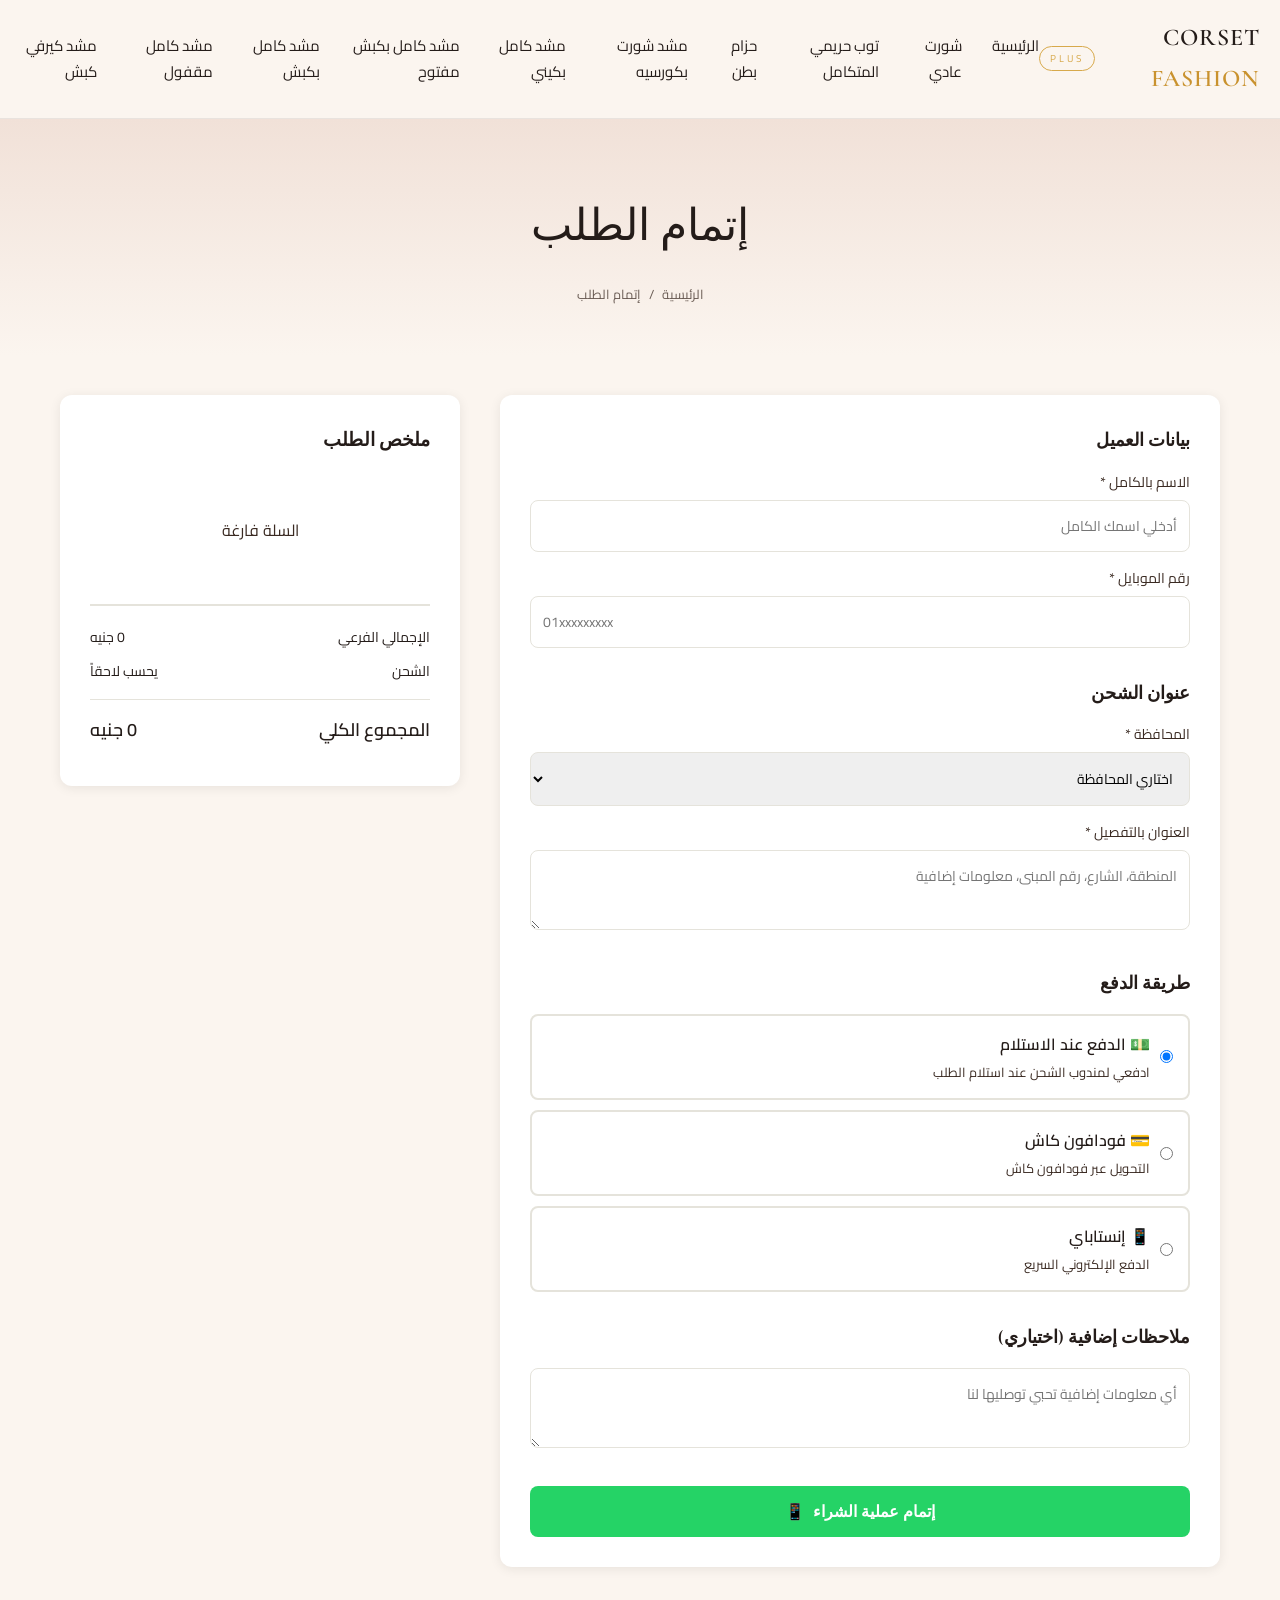
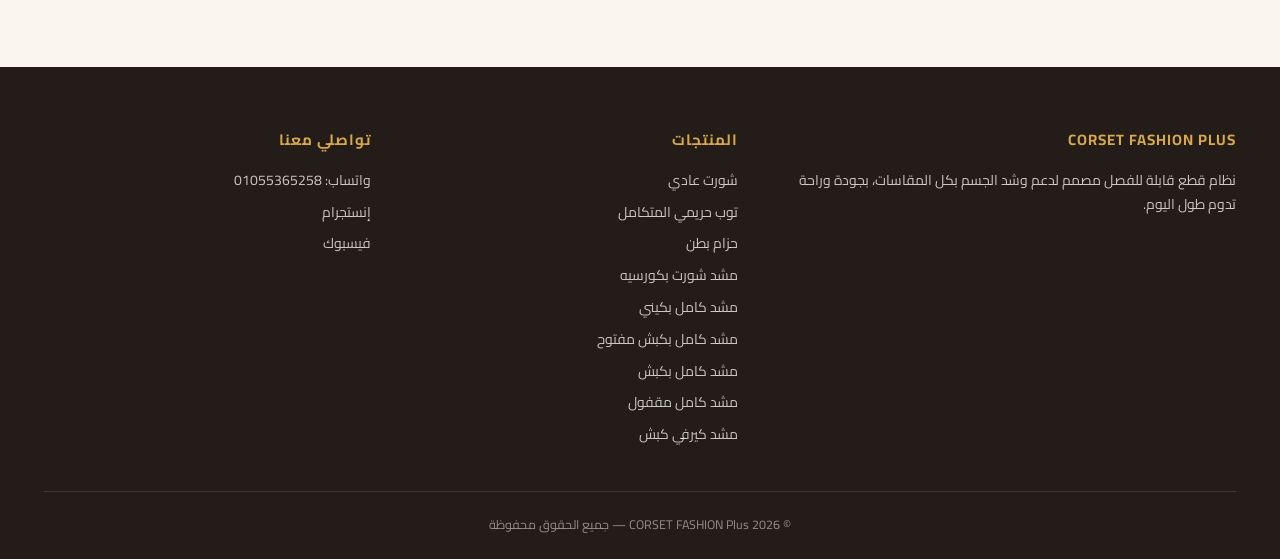
<file: checkout.html>
<!DOCTYPE html>
<html lang="ar" dir="rtl">
<head>
<meta charset="UTF-8">
<meta name="viewport" content="width=device-width, initial-scale=1.0">
<title>إتمام الطلب | CORSET FASHION Plus</title>
<link rel="stylesheet" href="style.css">
<style>
.checkout-container {
  max-width: 1200px;
  margin: 0 auto;
  padding: 40px 20px;
  display: grid;
  grid-template-columns: 1fr 400px;
  gap: 40px;
}
@media (max-width: 968px) {
  .checkout-container {
    grid-template-columns: 1fr;
  }
}
.checkout-form {
  background: #fff;
  padding: 30px;
  border-radius: 12px;
  box-shadow: 0 2px 12px rgba(0,0,0,0.08);
}
.form-section {
  margin-bottom: 30px;
}
.form-section h3 {
  font-size: 18px;
  margin-bottom: 15px;
  color: var(--ink);
}
.form-group {
  margin-bottom: 15px;
}
.form-group label {
  display: block;
  margin-bottom: 5px;
  font-size: 14px;
  color: var(--ink-2);
}
.form-group input,
.form-group select,
.form-group textarea {
  width: 100%;
  padding: 12px;
  border: 1px solid #e5e3db;
  border-radius: 8px;
  font-size: 14px;
  font-family: inherit;
}
.form-group textarea {
  min-height: 80px;
  resize: vertical;
}
.payment-options {
  display: grid;
  gap: 10px;
}
.payment-option {
  display: flex;
  align-items: center;
  padding: 15px;
  border: 2px solid #e5e3db;
  border-radius: 8px;
  cursor: pointer;
  transition: all 0.2s;
}
.payment-option:hover {
  border-color: #c9a55b;
}
.payment-option input[type="radio"] {
  width: auto;
  margin-left: 10px;
}
.payment-option.selected {
  border-color: #c9a55b;
  background: #faf9f5;
}
.cart-summary {
  background: #fff;
  padding: 30px;
  border-radius: 12px;
  box-shadow: 0 2px 12px rgba(0,0,0,0.08);
  height: fit-content;
  position: sticky;
  top: 20px;
}
.cart-item {
  display: flex;
  gap: 15px;
  padding: 15px 0;
  border-bottom: 1px solid #e5e3db;
}
.cart-item:last-child {
  border-bottom: none;
}
.cart-item-img {
  width: 80px;
  height: 80px;
  object-fit: cover;
  border-radius: 8px;
}
.cart-item-info {
  flex: 1;
}
.cart-item-name {
  font-weight: 600;
  margin-bottom: 5px;
}
.cart-item-variant {
  font-size: 13px;
  color: var(--ink-2);
  margin-bottom: 5px;
}
.cart-item-qty {
  display: flex;
  align-items: center;
  gap: 10px;
  margin-top: 8px;
}
.qty-btn {
  width: 28px;
  height: 28px;
  border: 1px solid #e5e3db;
  background: #fff;
  border-radius: 6px;
  cursor: pointer;
  font-size: 16px;
  display: flex;
  align-items: center;
  justify-content: center;
}
.qty-btn:hover {
  background: #faf9f5;
}
.cart-item-price {
  font-weight: 600;
  color: #c9a55b;
}
.cart-totals {
  margin-top: 20px;
  padding-top: 20px;
  border-top: 2px solid #e5e3db;
}
.cart-total-row {
  display: flex;
  justify-content: space-between;
  margin-bottom: 10px;
  font-size: 14px;
}
.cart-total-row.final {
  font-size: 18px;
  font-weight: 600;
  margin-top: 15px;
  padding-top: 15px;
  border-top: 1px solid #e5e3db;
}
.submit-btn {
  width: 100%;
  padding: 16px;
  background: #25D366;
  color: #fff;
  border: none;
  border-radius: 8px;
  font-size: 16px;
  font-weight: 600;
  cursor: pointer;
  margin-top: 20px;
  display: flex;
  align-items: center;
  justify-content: center;
  gap: 8px;
}
.submit-btn:hover {
  background: #20BA5A;
}
.variant-select {
  display: flex;
  gap: 8px;
  flex-wrap: wrap;
  margin-top: 8px;
}
.variant-btn {
  padding: 8px 16px;
  border: 2px solid #e5e3db;
  background: #fff;
  border-radius: 6px;
  cursor: pointer;
  font-size: 13px;
  transition: all 0.2s;
}
.variant-btn:hover {
  border-color: #c9a55b;
}
.variant-btn.selected {
  border-color: #c9a55b;
  background: #faf9f5;
  font-weight: 600;
}
</style>
<!-- Meta Pixel Code -->
<script>
!function(f,b,e,v,n,t,s)
{if(f.fbq)return;n=f.fbq=function(){n.callMethod?
n.callMethod.apply(n,arguments):n.queue.push(arguments)};
if(!f._fbq)f._fbq=n;n.push=n;n.loaded=!0;n.version='2.0';
n.queue=[];t=b.createElement(e);t.async=!0;
t.src=v;s=b.getElementsByTagName(e)[0];
s.parentNode.insertBefore(t,s)}(window, document,'script',
'https://connect.facebook.net/en_US/fbevents.js');
fbq('init', '1414229307578927');
fbq('track', 'PageView');
</script>
<noscript><img height="1" width="1" style="display:none"
src="https://www.facebook.com/tr?id=1414229307578927&ev=PageView&noscript=1"
/></noscript>
<!-- End Meta Pixel Code -->
</head>
<body>
<header>
  <div class="wrap header-inner">
    <a href="index.html" class="logo">
      <span class="brand-en">CORSET <em>FASHION</em></span>
      <span class="plus-tag">PLUS</span>
    </a>
    <nav class="links">
      <a href="index.html">الرئيسية</a>
      <a href="shorts.html">شورت عادي</a>
      <a href="top.html">توب حريمي المتكامل</a>
      <a href="belt.html">حزام بطن</a>
      <a href="vest.html">مشد شورت بكورسيه</a>
      <a href="sleeves.html">مشد كامل بكيني</a>
      <a href="shorts-2.html">مشد كامل بكبش مفتوح</a>
      <a href="belt-shorts.html">مشد كامل بكبش</a>
      <a href="full-closed.html">مشد كامل مقفول</a>
      <a href="curvy.html">مشد كيرفي كبش</a>
    </nav>
    <button class="menu-btn" onclick="document.getElementById('mobileMenu').classList.add('open')">☰</button>
  </div>
</header>
<div id="mobileMenu">
  <button class="close-btn" onclick="document.getElementById('mobileMenu').classList.remove('open')">×</button>
  <a href="index.html">الرئيسية</a>
  <a href="shorts.html">شورت عادي</a>
  <a href="top.html">توب حريمي المتكامل</a>
  <a href="belt.html">حزام بطن</a>
  <a href="vest.html">مشد شورت بكورسيه</a>
  <a href="sleeves.html">مشد كامل بكيني</a>
  <a href="shorts-2.html">مشد كامل بكبش مفتوح</a>
  <a href="belt-shorts.html">مشد كامل بكبش</a>
  <a href="full-closed.html">مشد كامل مقفول</a>
  <a href="curvy.html">مشد كيرفي كبش</a>
</div>

<section class="page-hero">
  <div class="wrap">
    <h1>إتمام الطلب</h1>
    <div class="crumbs"><a href="index.html">الرئيسية</a> / <span>إتمام الطلب</span></div>
  </div>
</section>

<div class="checkout-container">
  <div class="checkout-form">
    <form id="checkoutForm">
      <div class="form-section">
        <h3>بيانات العميل</h3>
        <div class="form-group">
          <label>الاسم بالكامل *</label>
          <input type="text" name="fullName" required placeholder="أدخلي اسمك الكامل">
        </div>
        <div class="form-group">
          <label>رقم الموبايل *</label>
          <input type="tel" name="phone" required placeholder="01xxxxxxxxx">
        </div>
      </div>

      <div class="form-section">
        <h3>عنوان الشحن</h3>
        <div class="form-group">
          <label>المحافظة *</label>
          <select name="governorate" required>
            <option value="">اختاري المحافظة</option>
            <option value="القاهرة">القاهرة</option>
            <option value="الجيزة">الجيزة</option>
            <option value="الإسكندرية">الإسكندرية</option>
            <option value="الدقهلية">الدقهلية</option>
            <option value="الشرقية">الشرقية</option>
            <option value="القليوبية">القليوبية</option>
            <option value="المنوفية">المنوفية</option>
            <option value="الغربية">الغربية</option>
            <option value="البحيرة">البحيرة</option>
            <option value="كفر الشيخ">كفر الشيخ</option>
            <option value="دمياط">دمياط</option>
            <option value="بورسعيد">بورسعيد</option>
            <option value="الإسماعيلية">الإسماعيلية</option>
            <option value="السويس">السويس</option>
            <option value="شمال سيناء">شمال سيناء</option>
            <option value="جنوب سيناء">جنوب سيناء</option>
            <option value="البحر الأحمر">البحر الأحمر</option>
            <option value="الفيوم">الفيوم</option>
            <option value="بني سويف">بني سويف</option>
            <option value="المنيا">المنيا</option>
            <option value="أسيوط">أسيوط</option>
            <option value="سوهاج">سوهاج</option>
            <option value="قنا">قنا</option>
            <option value="الأقصر">الأقصر</option>
            <option value="أسوان">أسوان</option>
            <option value="الوادي الجديد">الوادي الجديد</option>
            <option value="مطروح">مطروح</option>
          </select>
        </div>
        <div class="form-group">
          <label>العنوان بالتفصيل *</label>
          <textarea name="address" required placeholder="المنطقة، الشارع، رقم المبنى، معلومات إضافية"></textarea>
        </div>
      </div>

      <div class="form-section">
        <h3>طريقة الدفع</h3>
        <div class="payment-options">
          <label class="payment-option">
            <input type="radio" name="paymentMethod" value="cod" checked>
            <div>
              <div style="font-weight:600;">💵 الدفع عند الاستلام</div>
              <div style="font-size:13px;color:var(--ink-2);margin-top:3px;">ادفعي لمندوب الشحن عند استلام الطلب</div>
            </div>
          </label>
          <label class="payment-option">
            <input type="radio" name="paymentMethod" value="vodafone">
            <div>
              <div style="font-weight:600;">💳 فودافون كاش</div>
              <div style="font-size:13px;color:var(--ink-2);margin-top:3px;">التحويل عبر فودافون كاش</div>
            </div>
          </label>
          <label class="payment-option">
            <input type="radio" name="paymentMethod" value="instapay">
            <div>
              <div style="font-weight:600;">📱 إنستاباي</div>
              <div style="font-size:13px;color:var(--ink-2);margin-top:3px;">الدفع الإلكتروني السريع</div>
            </div>
          </label>
        </div>
      </div>

      <div class="form-section">
        <h3>ملاحظات إضافية (اختياري)</h3>
        <div class="form-group">
          <textarea name="notes" placeholder="أي معلومات إضافية تحبي توصليها لنا"></textarea>
        </div>
      </div>

      <button type="submit" class="submit-btn">
        <span>إتمام عملية الشراء</span>
        <span>📱</span>
      </button>
    </form>
  </div>

  <div class="cart-summary">
    <h3 style="margin-bottom:20px;">ملخص الطلب</h3>
    <div id="cartItems"></div>
    <div class="cart-totals">
      <div class="cart-total-row">
        <span>الإجمالي الفرعي</span>
        <span id="subtotal">0 جنيه</span>
      </div>
      <div class="cart-total-row">
        <span>الشحن</span>
        <span id="shipping">يحسب لاحقاً</span>
      </div>
      <div class="cart-total-row final">
        <span>المجموع الكلي</span>
        <span id="total">0 جنيه</span>
      </div>
    </div>
  </div>
</div>

<footer>
  <div class="wrap">
    <div class="footer-grid">
      <div>
        <h4>CORSET FASHION PLUS</h4>
        <p>نظام قطع قابلة للفصل مصمم لدعم وشد الجسم بكل المقاسات، بجودة وراحة تدوم طول اليوم.</p>
      </div>
      <div>
        <h4>المنتجات</h4>
        <a href="shorts.html">شورت عادي</a>
        <a href="top.html">توب حريمي المتكامل</a>
        <a href="belt.html">حزام بطن</a>
        <a href="vest.html">مشد شورت بكورسيه</a>
        <a href="sleeves.html">مشد كامل بكيني</a>
        <a href="shorts-2.html">مشد كامل بكبش مفتوح</a>
        <a href="belt-shorts.html">مشد كامل بكبش</a>
        <a href="full-closed.html">مشد كامل مقفول</a>
        <a href="curvy.html">مشد كيرفي كبش</a>
      </div>
      <div>
        <h4>تواصلي معنا</h4>
        <a href="https://wa.me/201055365258">واتساب: 01055365258</a>
        <a href="https://www.instagram.com/corsetfashionplus" target="_blank" rel="noopener">إنستجرام</a>
        <a href="https://www.facebook.com/share/19PnfP7QKM/" target="_blank" rel="noopener">فيسبوك</a>
      </div>
    </div>
    <div class="footer-bottom">© 2026 CORSET FASHION Plus — جميع الحقوق محفوظة</div>
  </div>
</footer>

<script>
// المنتجات المتاحة
const products = {
  'shorts': { name: 'شورت عادي', price: 350, img: 'images/shorts-1.jpg', colors: ['أسود', 'بيج'], sizes: ['S', 'M', 'L', 'XL', 'XXL'] },
  'top': { name: 'توب حريمي المتكامل', price: 400, img: 'images/top-complete-1.jpg', colors: ['أسود', 'أبيض'], sizes: ['S', 'M', 'L', 'XL'] },
  'belt': { name: 'حزام بطن', price: 250, img: 'images/belt-1.jpg', colors: ['بيج', 'أسود'], sizes: ['Free Size'] },
  'vest': { name: 'مشد شورت بكورسيه', price: 550, img: 'images/shorts-corset-1.jpg', colors: ['أسود'], sizes: ['M', 'L', 'XL', 'XXL'] },
  'sleeves': { name: 'مشد كامل بكيني', price: 550, img: 'images/colombian-1.jpg', colors: ['أسود', 'بيج'], sizes: ['M', 'L', 'XL'] },
  'shorts-2': { name: 'مشد كامل بكبش مفتوح', price: 600, img: 'images/open-1.jpg', colors: ['أسود'], sizes: ['L', 'XL', 'XXL'] },
  'belt-shorts': { name: 'مشد كامل بكبش', price: 550, img: 'images/closed-1.jpg', colors: ['أسود'], sizes: ['M', 'L', 'XL'] },
  'full-closed': { name: 'مشد كامل مقفول', price: 450, img: 'images/full-closed-1.jpg', colors: ['أسود'], sizes: ['S', 'M', 'L', 'XL', 'XXL', 'XXXL'] },
  'curvy': { name: 'مشد كيرفي كبش', price: 500, img: 'images/curvy-1.jpg', colors: ['أسود', 'بيج'], sizes: ['L', 'XL', 'XXL', '3XL'] }
};

// سلة المشتريات
let cart = JSON.parse(localStorage.getItem('cart') || '[]');

// عرض المنتجات في السلة
function displayCart() {
  const cartItemsEl = document.getElementById('cartItems');
  if (cart.length === 0) {
    cartItemsEl.innerHTML = '<p style="text-align:center;color:var(--ink-2);padding:40px 0;">السلة فارغة</p>';
    document.getElementById('subtotal').textContent = '0 جنيه';
    document.getElementById('total').textContent = '0 جنيه';
    return;
  }

  let html = '';
  let total = 0;

  cart.forEach((item, index) => {
    const product = products[item.id];
    if (!product) return;

    const itemTotal = product.price * item.qty;
    total += itemTotal;

    html += `
      <div class="cart-item">
        <img src="${product.img}" alt="${product.name}" class="cart-item-img">
        <div class="cart-item-info">
          <div class="cart-item-name">${product.name}</div>
          <div class="cart-item-variant">اللون: ${item.color} | المقاس: ${item.size}</div>
          <div class="cart-item-qty">
            <button type="button" class="qty-btn" onclick="updateQty(${index}, -1)">−</button>
            <span>${item.qty}</span>
            <button type="button" class="qty-btn" onclick="updateQty(${index}, 1)">+</button>
          </div>
        </div>
        <div class="cart-item-price">${itemTotal} جنيه</div>
      </div>
    `;
  });

  cartItemsEl.innerHTML = html;
  document.getElementById('subtotal').textContent = total + ' جنيه';
  document.getElementById('total').textContent = total + ' جنيه';
}

// تحديث الكمية
function updateQty(index, change) {
  cart[index].qty += change;
  if (cart[index].qty <= 0) {
    cart.splice(index, 1);
  }
  localStorage.setItem('cart', JSON.stringify(cart));
  displayCart();
}

// تفعيل تحديد طريقة الدفع
document.querySelectorAll('.payment-option').forEach(opt => {
  opt.addEventListener('click', function() {
    document.querySelectorAll('.payment-option').forEach(o => o.classList.remove('selected'));
    this.classList.add('selected');
    this.querySelector('input').checked = true;
  });
});

// إرسال الطلب
document.getElementById('checkoutForm').addEventListener('submit', function(e) {
  e.preventDefault();

  if (cart.length === 0) {
    alert('السلة فارغة! من فضلك أضيفي منتجات أولاً.');
    return;
  }

  const formData = new FormData(this);
  const data = Object.fromEntries(formData);

  // بناء رسالة واتساب
  let message = '🛍️ *طلب جديد من CORSET FASHION Plus*\n\n';

  message += '👤 *بيانات العميل:*\n';
  message += `الاسم: ${data.fullName}\n`;
  message += `الموبايل: ${data.phone}\n\n`;

  message += '📍 *عنوان الشحن:*\n';
  message += `المحافظة: ${data.governorate}\n`;
  message += `العنوان: ${data.address}\n\n`;

  message += '🛒 *تفاصيل الطلب:*\n';
  cart.forEach(item => {
    const product = products[item.id];
    message += `• ${product.name}\n`;
    message += `  اللون: ${item.color} | المقاس: ${item.size}\n`;
    message += `  الكمية: ${item.qty} × ${product.price} = ${product.price * item.qty} جنيه\n\n`;
  });

  const total = cart.reduce((sum, item) => sum + (products[item.id].price * item.qty), 0);
  message += `💰 *المجموع الكلي:* ${total} جنيه\n\n`;

  const paymentMethods = {
    'cod': '💵 الدفع عند الاستلام',
    'vodafone': '💳 فودافون كاش',
    'instapay': '📱 إنستاباي'
  };
  message += `💳 *طريقة الدفع:* ${paymentMethods[data.paymentMethod]}\n`;

  if (data.notes) {
    message += `\n📝 *ملاحظات:*\n${data.notes}`;
  }

  // إرسال على Telegram
  const BOT_TOKEN = '8833171800:AAFz2osa1Maz5hjuN95Q7yj73ffKZbjCgCs';
  const CHAT_ID = '8962458939';
  const telegramUrl = `https://api.telegram.org/bot${BOT_TOKEN}/sendMessage`;

  const submitBtn = this.querySelector('button[type="submit"]');
  submitBtn.disabled = true;
  submitBtn.textContent = '⏳ جاري إرسال الطلب...';

  fetch(telegramUrl, {
    method: 'POST',
    headers: { 'Content-Type': 'application/json' },
    body: JSON.stringify({
      chat_id: CHAT_ID,
      text: message,
      parse_mode: 'Markdown'
    })
  })
  .then(response => response.json())
  .then(result => {
    if (result.ok) {
      alert('✅ تم إرسال طلبك بنجاح! سنتواصل معك قريباً.');
      localStorage.removeItem('cart');
      cart = [];
      displayCart();
    } else {
      alert('❌ حدث خطأ في الإرسال، حاولي مرة أخرى');
    }
  })
  .catch(error => {
    alert('❌ حدث خطأ في الإرسال، تأكدي من الاتصال بالإنترنت');
  })
  .finally(() => {
    submitBtn.disabled = false;
    submitBtn.textContent = '📦 إتمام عملية الشراء';
  });
});

// عرض السلة عند تحميل الصفحة
displayCart();
</script>


<script>
/* ===== WhatsApp Click Tracking ===== */
document.querySelectorAll('a[href*="wa.me"]').forEach(function(btn){
  btn.addEventListener('click', function(e){
    var productName = document.title.replace(' | CORSET FASHION Plus', '');
    var buttonText = this.textContent.trim();
    gtag('event', 'whatsapp_click', {
      'event_category': 'engagement',
      'event_label': productName,
      'button_text': buttonText,
      'page_url': window.location.pathname
    });
  });
});
</script>

</body>
</html>
</file>
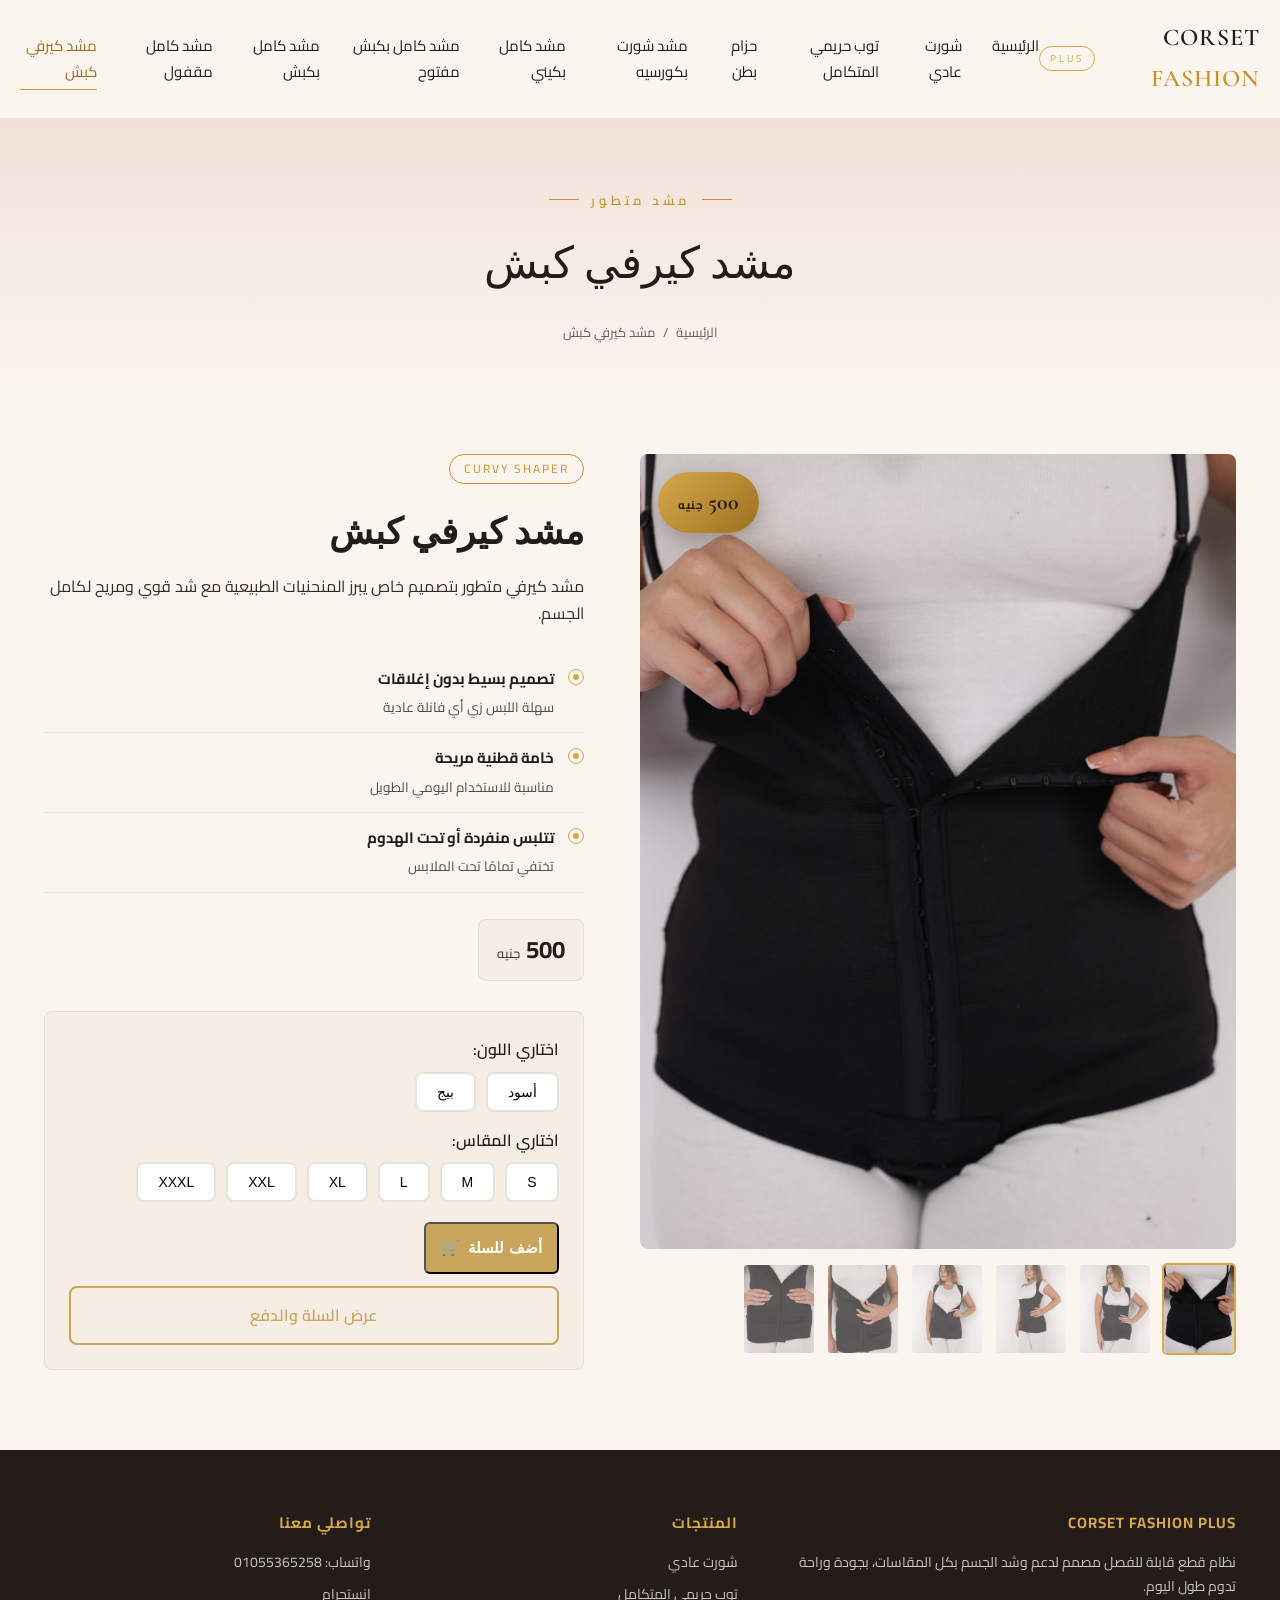
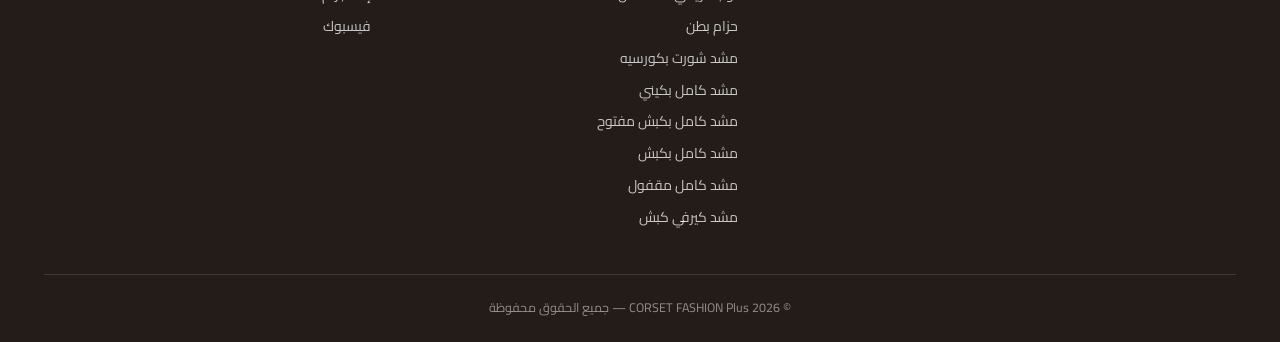
<file: curvy.html>
<!DOCTYPE html>
<html lang="ar" dir="rtl">
<head>
<meta charset="UTF-8">
<meta name="viewport" content="width=device-width, initial-scale=1.0">
<title>مشد كيرفي كبش | CORSET FASHION Plus</title>
<meta name="description" content="مشد كيرفي متطور بتصميم خاص يبرز المنحنيات الطبيعية مع شد قوي ومريح لكامل الجسم.">
<link rel="stylesheet" href="style.css">
<!-- Google tag (gtag.js) -->
<script async src="https://www.googletagmanager.com/gtag/js?id=G-3MM8K8JDG9"></script>
<script>
  window.dataLayer = window.dataLayer || [];
  function gtag(){dataLayer.push(arguments);}
  gtag('js', new Date());
  gtag('config', 'G-3MM8K8JDG9');
</script>
<!-- Meta Pixel Code -->
<script>
!function(f,b,e,v,n,t,s)
{if(f.fbq)return;n=f.fbq=function(){n.callMethod?
n.callMethod.apply(n,arguments):n.queue.push(arguments)};
if(!f._fbq)f._fbq=n;n.push=n;n.loaded=!0;n.version='2.0';
n.queue=[];t=b.createElement(e);t.async=!0;
t.src=v;s=b.getElementsByTagName(e)[0];
s.parentNode.insertBefore(t,s)}(window, document,'script',
'https://connect.facebook.net/en_US/fbevents.js');
fbq('init', '1414229307578927');
fbq('track', 'PageView');
</script>
<noscript><img height="1" width="1" style="display:none"
src="https://www.facebook.com/tr?id=1414229307578927&ev=PageView&noscript=1"
/></noscript>
<!-- End Meta Pixel Code -->
</head>
<body>
<header>
  <div class="wrap header-inner">
    <a href="index.html" class="logo">
      <span class="brand-en">CORSET <em>FASHION</em></span>
      <span class="plus-tag">PLUS</span>
    </a>
    <nav class="links">
      <a href="index.html">الرئيسية</a>
      <a href="shorts.html">شورت عادي</a>
      <a href="top.html">توب حريمي المتكامل</a>
      <a href="belt.html">حزام بطن</a>
      <a href="vest.html">مشد شورت بكورسيه</a>
      <a href="sleeves.html">مشد كامل بكيني</a>
      <a href="shorts-2.html">مشد كامل بكبش مفتوح</a>
      <a href="belt-shorts.html">مشد كامل بكبش</a>
      <a href="full-closed.html">مشد كامل مقفول</a>
      <a href="curvy.html" class="active">مشد كيرفي كبش</a>
    </nav>
    <button class="menu-btn" onclick="document.getElementById('mobileMenu').classList.add('open')">☰</button>
  </div>
</header>
<div id="mobileMenu">
  <button class="close-btn" onclick="document.getElementById('mobileMenu').classList.remove('open')">×</button>
  <a href="index.html">الرئيسية</a>
  <a href="shorts.html">شورت عادي</a>
  <a href="top.html">توب حريمي المتكامل</a>
  <a href="belt.html">حزام بطن</a>
  <a href="vest.html">مشد شورت بكورسيه</a>
  <a href="sleeves.html">مشد كامل بكيني</a>
  <a href="shorts-2.html">مشد كامل بكبش مفتوح</a>
  <a href="belt-shorts.html">مشد كامل بكبش</a>
  <a href="full-closed.html">مشد كامل مقفول</a>
  <a href="curvy.html">مشد كيرفي كبش</a>
</div>


<section class="page-hero">
  <div class="wrap">
    <div class="eyebrow">مشد متطور</div>
    <h1>مشد كيرفي كبش</h1>
    <div class="crumbs"><a href="index.html">الرئيسية</a> / <span>مشد كيرفي كبش</span></div>
  </div>
</section>

<section class="product-view">
  <div class="wrap product-grid">
    <div>
      <div class="gallery-main"><div class="price-badge"><span class="num">500</span><span class="cur">جنيه</span></div><img id="mainImg" src="images/curvy-1.jpg" alt="مشد كيرفي كبش"></div>
      <div class="gallery-thumbs">
        <img src="images/curvy-1.jpg" class="active" onclick="document.getElementById('mainImg').src=this.src;document.querySelectorAll('.gallery-thumbs img').forEach(x=>x.classList.remove('active'));this.classList.add('active');">
<img src="images/curvy-2.jpg" class="" onclick="document.getElementById('mainImg').src=this.src;document.querySelectorAll('.gallery-thumbs img').forEach(x=>x.classList.remove('active'));this.classList.add('active');">
<img src="images/curvy-3.jpg" class="" onclick="document.getElementById('mainImg').src=this.src;document.querySelectorAll('.gallery-thumbs img').forEach(x=>x.classList.remove('active'));this.classList.add('active');">
<img src="images/curvy-4.jpg" class="" onclick="document.getElementById('mainImg').src=this.src;document.querySelectorAll('.gallery-thumbs img').forEach(x=>x.classList.remove('active'));this.classList.add('active');">
<img src="images/curvy-5.jpg" class="" onclick="document.getElementById('mainImg').src=this.src;document.querySelectorAll('.gallery-thumbs img').forEach(x=>x.classList.remove('active'));this.classList.add('active');">
<img src="images/curvy-6.jpg" class="" onclick="document.getElementById('mainImg').src=this.src;document.querySelectorAll('.gallery-thumbs img').forEach(x=>x.classList.remove('active'));this.classList.add('active');">

      </div>
    </div>
    <div class="product-info">
      <span class="part-tag">Curvy Shaper</span>
      <h1>مشد كيرفي كبش</h1>
      <p class="desc">مشد كيرفي متطور بتصميم خاص يبرز المنحنيات الطبيعية مع شد قوي ومريح لكامل الجسم.</p>
      <ul class="feature-list">
        <li><span class="hook"></span><div class="txt"><strong>تصميم بسيط بدون إغلاقات</strong><span>سهلة اللبس زي أي فانلة عادية</span></div></li>
<li><span class="hook"></span><div class="txt"><strong>خامة قطنية مريحة</strong><span>مناسبة للاستخدام اليومي الطويل</span></div></li>
<li><span class="hook"></span><div class="txt"><strong>تتلبس منفردة أو تحت الهدوم</strong><span>تختفي تمامًا تحت الملابس</span></div></li>

      </ul>
      <div class="price-box">
        <span class="price-tag"><span class="amount">500</span><span class="currency">جنيه</span></span>
      </div>

      <div class="order-box">
        <div style="margin-bottom:15px;">
          <label style="display:block;margin-bottom:8px;font-weight:600;">اختاري اللون:</label>
          <div id="colorOptions" style="display:flex;gap:10px;flex-wrap:wrap;"></div>
        </div>

        <div style="margin-bottom:20px;">
          <label style="display:block;margin-bottom:8px;font-weight:600;">اختاري المقاس:</label>
          <div id="sizeOptions" style="display:flex;gap:10px;flex-wrap:wrap;"></div>
        </div>

        <button id="addToCart" class="whatsapp-btn" style="background:#c9a55b;display:flex;align-items:center;justify-content:center;gap:8px;">
          <span>أضف للسلة</span>
          <span>🛒</span>
        </button>

        <a href="checkout.html" style="display:block;text-align:center;margin-top:12px;padding:14px;border:2px solid #c9a55b;color:#c9a55b;text-decoration:none;border-radius:8px;font-weight:600;">
          عرض السلة والدفع
        </a>
      </div>
    </div>
  </div>
</section>

<footer>
  <div class="wrap">
    <div class="footer-grid">
      <div>
        <h4>CORSET FASHION PLUS</h4>
        <p>نظام قطع قابلة للفصل مصمم لدعم وشد الجسم بكل المقاسات، بجودة وراحة تدوم طول اليوم.</p>
      </div>
      <div>
        <h4>المنتجات</h4>
        <a href="shorts.html">شورت عادي</a>
        <a href="top.html">توب حريمي المتكامل</a>
        <a href="belt.html">حزام بطن</a>
        <a href="vest.html">مشد شورت بكورسيه</a>
        <a href="sleeves.html">مشد كامل بكيني</a>
        <a href="shorts-2.html">مشد كامل بكبش مفتوح</a>
        <a href="belt-shorts.html">مشد كامل بكبش</a>
        <a href="full-closed.html">مشد كامل مقفول</a>
        <a href="curvy.html">مشد كيرفي كبش</a>
      </div>
      <div>
        <h4>تواصلي معنا</h4>
        <a href="https://wa.me/201055365258">واتساب: 01055365258</a>
        <a href="https://www.instagram.com/corsetfashionplus" target="_blank" rel="noopener">إنستجرام</a>
        <a href="https://www.facebook.com/share/19PnfP7QKM/" target="_blank" rel="noopener">فيسبوك</a>
      </div>
    </div>
    <div class="footer-bottom">© 2026 CORSET FASHION Plus — جميع الحقوق محفوظة</div>
  </div>
</footer>
<script>
document.querySelectorAll('#mobileMenu a').forEach(a=>{
  a.addEventListener('click',()=>document.getElementById('mobileMenu').classList.remove('open'));
});
</script>

<script>
const productData = {
  id: 'curvy',
  name: 'مشد كيرفي كبش',
  price: 500,
  colors: ['أسود', 'بيج'],
  sizes: ['S', 'M', 'L', 'XL', 'XXL', 'XXXL']
};

let selectedColor = '';
let selectedSize = '';

function displayColors() {
  const colorOptionsEl = document.getElementById('colorOptions');
  productData.colors.forEach(color => {
    const btn = document.createElement('button');
    btn.className = 'variant-btn';
    btn.textContent = color;
    btn.onclick = () => selectColor(color, btn);
    colorOptionsEl.appendChild(btn);
  });
}

function displaySizes() {
  const sizeOptionsEl = document.getElementById('sizeOptions');
  productData.sizes.forEach(size => {
    const btn = document.createElement('button');
    btn.className = 'variant-btn';
    btn.textContent = size;
    btn.onclick = () => selectSize(size, btn);
    sizeOptionsEl.appendChild(btn);
  });
}

function selectColor(color, btn) {
  document.querySelectorAll('#colorOptions .variant-btn').forEach(b => b.classList.remove('selected'));
  btn.classList.add('selected');
  selectedColor = color;
}

function selectSize(size, btn) {
  document.querySelectorAll('#sizeOptions .variant-btn').forEach(b => b.classList.remove('selected'));
  btn.classList.add('selected');
  selectedSize = size;
}

document.getElementById('addToCart').addEventListener('click', function() {
  if (!selectedColor) { alert('من فضلك اختاري اللون'); return; }
  if (!selectedSize) { alert('من فضلك اختاري المقاس'); return; }

  let cart = JSON.parse(localStorage.getItem('cart') || '[]');
  const existingIndex = cart.findIndex(item => item.id === productData.id && item.color === selectedColor && item.size === selectedSize);

  if (existingIndex > -1) {
    cart[existingIndex].qty += 1;
  } else {
    cart.push({ id: productData.id, name: productData.name, price: productData.price, color: selectedColor, size: selectedSize, qty: 1 });
  }

  localStorage.setItem('cart', JSON.stringify(cart));
  this.innerHTML = '<span>تم الإضافة ✓</span>';
  this.style.background = '#25D366';
  setTimeout(() => {
    this.innerHTML = '<span>أضف للسلة</span><span>🛒</span>';
    this.style.background = '#c9a55b';
  }, 2000);
});

displayColors();
displaySizes();
</script>

<style>
.variant-btn {
  padding: 10px 20px;
  border: 2px solid #e5e3db;
  background: #fff;
  border-radius: 8px;
  cursor: pointer;
  font-size: 14px;
  font-weight: 500;
  transition: all 0.2s;
}
.variant-btn:hover { border-color: #c9a55b; }
.variant-btn.selected { border-color: #c9a55b; background: #faf9f5; font-weight: 600; }
</style>


<script>
/* ===== Scroll reveal ===== */
(function(){
  var targets = document.querySelectorAll(
    '.pcard, .piece-card, .banner-card, .shape-item, .trust-item, .gpoint, .section-head, .seal-wrap, .guarantee-text, .product-info, .gallery-main, .page-hero h1, .page-hero p, .hero h1, .hero p'
  );
  targets.forEach(function(el, i){
    el.classList.add('reveal-init');
    el.style.transitionDelay = (Math.min(i % 6, 5) * 70) + 'ms';
  });
  var io = new IntersectionObserver(function(entries){
    entries.forEach(function(entry){
      if(entry.isIntersecting){
        entry.target.classList.add('is-visible');
        io.unobserve(entry.target);
      }
    });
  }, {threshold:0.12, rootMargin:'0px 0px -40px 0px'});
  targets.forEach(function(el){ io.observe(el); });
})();

/* ===== Light 3D tilt on cards ===== */
(function(){
  var cards = document.querySelectorAll('.pcard, .piece-card, .banner-card');
  if(window.matchMedia('(pointer: coarse)').matches) return; // skip on touch devices
  cards.forEach(function(card){
    card.classList.add('tilt-wrap');
    card.addEventListener('mousemove', function(e){
      var r = card.getBoundingClientRect();
      var x = e.clientX - r.left;
      var y = e.clientY - r.top;
      var rx = ((y / r.height) - 0.5) * -8;
      var ry = ((x / r.width) - 0.5) * 8;
      card.style.transform = 'perspective(700px) rotateX(' + rx + 'deg) rotateY(' + ry + 'deg) translateY(-4px)';
    });
    card.addEventListener('mouseleave', function(){
      card.style.transform = 'perspective(700px) rotateX(0) rotateY(0) translateY(0)';
    });
  });
})();
</script>


<script>
/* ===== WhatsApp Click Tracking ===== */
document.querySelectorAll('a[href*="wa.me"]').forEach(function(btn){
  btn.addEventListener('click', function(e){
    var productName = document.title.replace(' | CORSET FASHION Plus', '');
    var buttonText = this.textContent.trim();
    gtag('event', 'whatsapp_click', {
      'event_category': 'engagement',
      'event_label': productName,
      'button_text': buttonText,
      'page_url': window.location.pathname
    });
  });
});
</script>

</body>
</html>
</file>
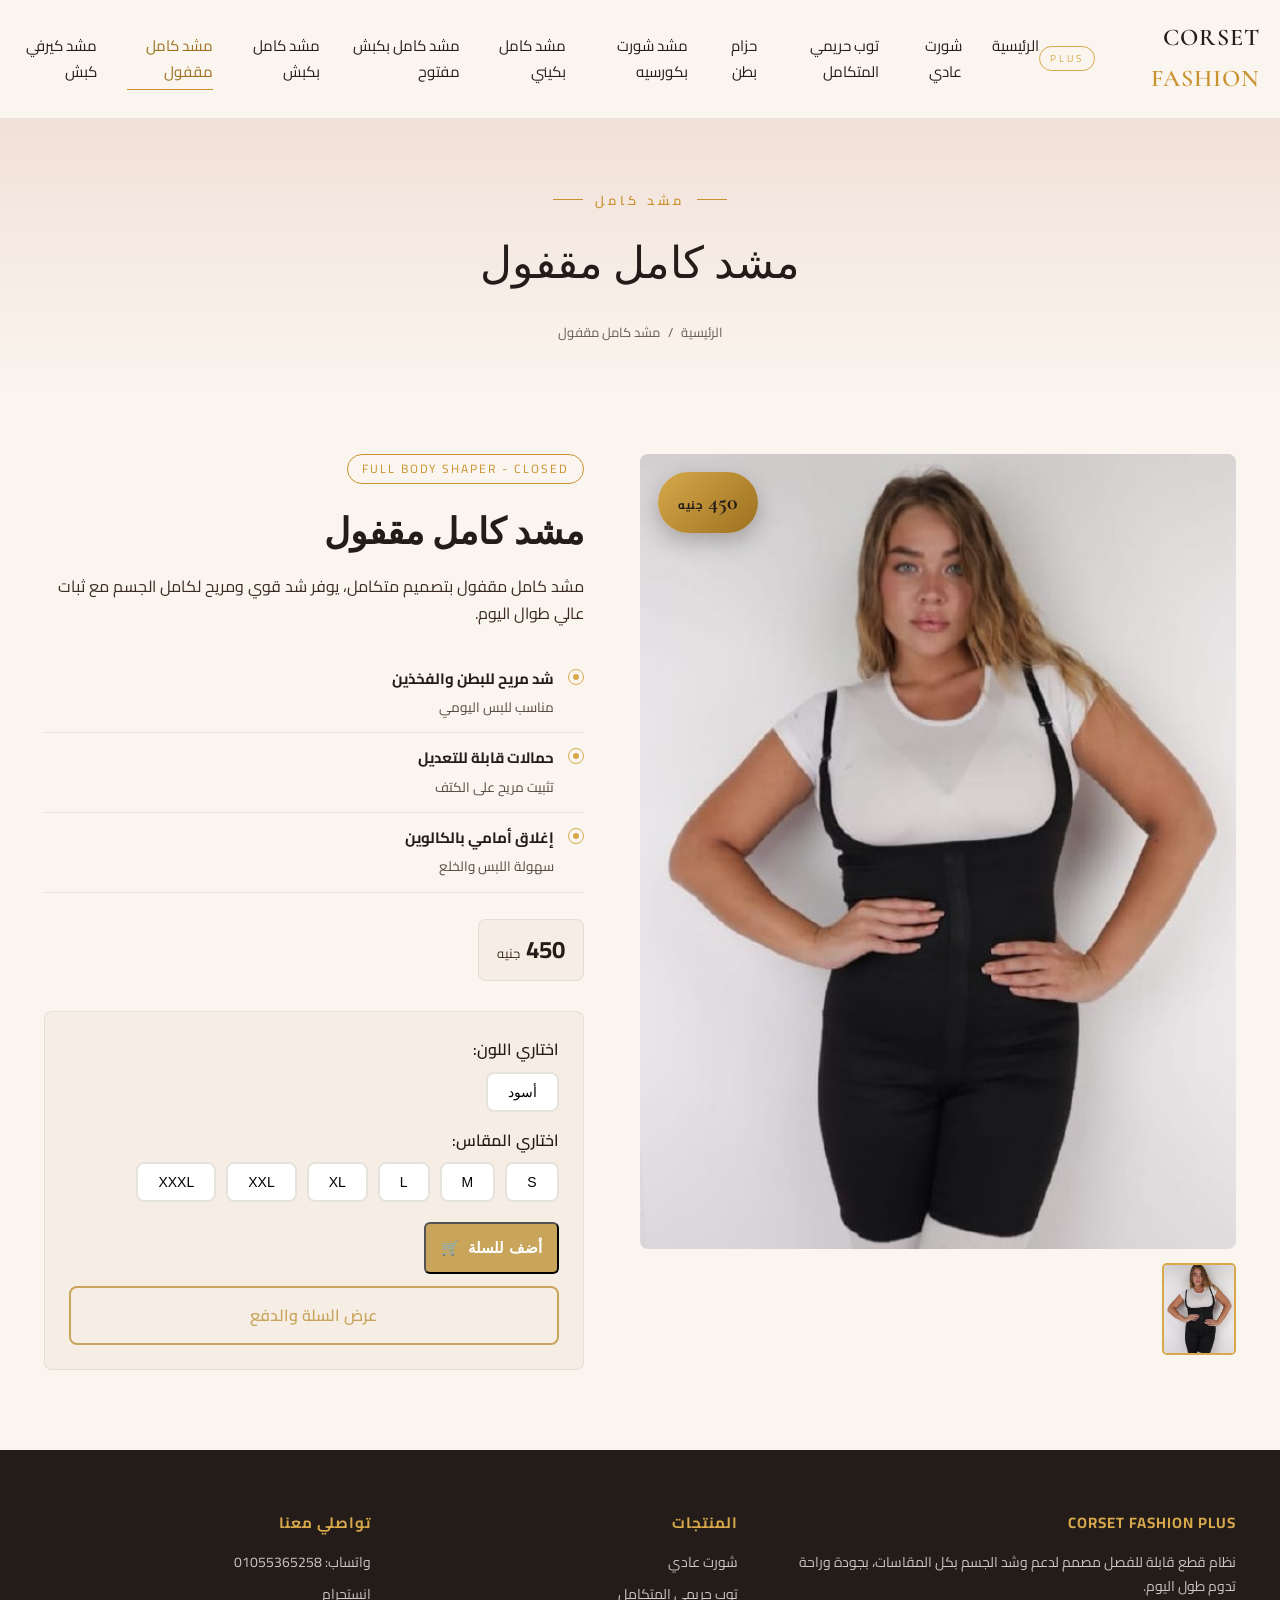
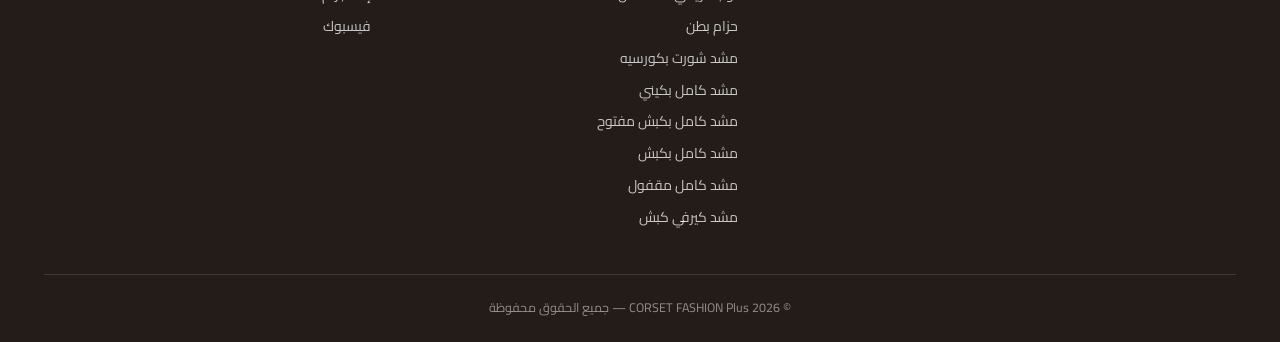
<file: full-closed.html>
<!DOCTYPE html>
<html lang="ar" dir="rtl">
<head>
<meta charset="UTF-8">
<meta name="viewport" content="width=device-width, initial-scale=1.0">
<title>مشد كامل مقفول | CORSET FASHION Plus</title>
<meta name="description" content="مشد كامل مقفول بتصميم متكامل، يوفر شد قوي ومريح لكامل الجسم مع ثبات عالي طوال اليوم.">
<link rel="stylesheet" href="style.css">
<!-- Google tag (gtag.js) -->
<script async src="https://www.googletagmanager.com/gtag/js?id=G-3MM8K8JDG9"></script>
<script>
  window.dataLayer = window.dataLayer || [];
  function gtag(){dataLayer.push(arguments);}
  gtag('js', new Date());
  gtag('config', 'G-3MM8K8JDG9');
</script>
<!-- Meta Pixel Code -->
<script>
!function(f,b,e,v,n,t,s)
{if(f.fbq)return;n=f.fbq=function(){n.callMethod?
n.callMethod.apply(n,arguments):n.queue.push(arguments)};
if(!f._fbq)f._fbq=n;n.push=n;n.loaded=!0;n.version='2.0';
n.queue=[];t=b.createElement(e);t.async=!0;
t.src=v;s=b.getElementsByTagName(e)[0];
s.parentNode.insertBefore(t,s)}(window, document,'script',
'https://connect.facebook.net/en_US/fbevents.js');
fbq('init', '1414229307578927');
fbq('track', 'PageView');
</script>
<noscript><img height="1" width="1" style="display:none"
src="https://www.facebook.com/tr?id=1414229307578927&ev=PageView&noscript=1"
/></noscript>
<!-- End Meta Pixel Code -->
</head>
<body>
<header>
  <div class="wrap header-inner">
    <a href="index.html" class="logo">
      <span class="brand-en">CORSET <em>FASHION</em></span>
      <span class="plus-tag">PLUS</span>
    </a>
    <nav class="links">
      <a href="index.html">الرئيسية</a>
      <a href="shorts.html">شورت عادي</a>
      <a href="top.html">توب حريمي المتكامل</a>
      <a href="belt.html">حزام بطن</a>
      <a href="vest.html">مشد شورت بكورسيه</a>
      <a href="sleeves.html">مشد كامل بكيني</a>
      <a href="shorts-2.html">مشد كامل بكبش مفتوح</a>
      <a href="belt-shorts.html">مشد كامل بكبش</a>
      <a href="full-closed.html" class="active">مشد كامل مقفول</a>
      <a href="curvy.html">مشد كيرفي كبش</a>
    </nav>
    <button class="menu-btn" onclick="document.getElementById('mobileMenu').classList.add('open')">☰</button>
  </div>
</header>
<div id="mobileMenu">
  <button class="close-btn" onclick="document.getElementById('mobileMenu').classList.remove('open')">×</button>
  <a href="index.html">الرئيسية</a>
  <a href="shorts.html">شورت عادي</a>
  <a href="top.html">توب حريمي المتكامل</a>
  <a href="belt.html">حزام بطن</a>
  <a href="vest.html">مشد شورت بكورسيه</a>
  <a href="sleeves.html">مشد كامل بكيني</a>
  <a href="shorts-2.html">مشد كامل بكبش مفتوح</a>
  <a href="belt-shorts.html">مشد كامل بكبش</a>
  <a href="full-closed.html">مشد كامل مقفول</a>
  <a href="curvy.html">مشد كيرفي كبش</a>
</div>


<section class="page-hero">
  <div class="wrap">
    <div class="eyebrow">مشد كامل</div>
    <h1>مشد كامل مقفول</h1>
    <div class="crumbs"><a href="index.html">الرئيسية</a> / <span>مشد كامل مقفول</span></div>
  </div>
</section>

<section class="product-view">
  <div class="wrap product-grid">
    <div>
      <div class="gallery-main"><div class="price-badge"><span class="num">450</span><span class="cur">جنيه</span></div><img id="mainImg" src="images/full-closed-1.jpg" alt="مشد كامل مقفول"></div>
    <div class="gallery-thumbs">
        <img src="images/full-closed-1.jpg" class="active" onclick="document.getElementById('mainImg').src=this.src;document.querySelectorAll('.gallery-thumbs img').forEach(x=>x.classList.remove('active'));this.classList.add('active');">
    </div>
    </div>
    <div class="product-info">
      <span class="part-tag">Full Body Shaper - Closed</span>
      <h1>مشد كامل مقفول</h1>
      <p class="desc">مشد كامل مقفول بتصميم متكامل، يوفر شد قوي ومريح لكامل الجسم مع ثبات عالي طوال اليوم.</p>
      <ul class="feature-list">
        <li><span class="hook"></span><div class="txt"><strong>شد مريح للبطن والفخذين</strong><span>مناسب للبس اليومي</span></div></li>
<li><span class="hook"></span><div class="txt"><strong>حمالات قابلة للتعديل</strong><span>تثبيت مريح على الكتف</span></div></li>
<li><span class="hook"></span><div class="txt"><strong>إغلاق أمامي بالكالوين</strong><span>سهولة اللبس والخلع</span></div></li>

      </ul>
      <div class="price-box">
        <span class="price-tag"><span class="amount">450</span><span class="currency">جنيه</span></span>
      </div>

      <div class="order-box">
        <div style="margin-bottom:15px;">
          <label style="display:block;margin-bottom:8px;font-weight:600;">اختاري اللون:</label>
          <div id="colorOptions" style="display:flex;gap:10px;flex-wrap:wrap;"></div>
        </div>

        <div style="margin-bottom:20px;">
          <label style="display:block;margin-bottom:8px;font-weight:600;">اختاري المقاس:</label>
          <div id="sizeOptions" style="display:flex;gap:10px;flex-wrap:wrap;"></div>
        </div>

        <button id="addToCart" class="whatsapp-btn" style="background:#c9a55b;display:flex;align-items:center;justify-content:center;gap:8px;">
          <span>أضف للسلة</span>
          <span>🛒</span>
        </button>

        <a href="checkout.html" style="display:block;text-align:center;margin-top:12px;padding:14px;border:2px solid #c9a55b;color:#c9a55b;text-decoration:none;border-radius:8px;font-weight:600;">
          عرض السلة والدفع
        </a>
      </div>
    </div>
  </div>
</section>

<footer>
  <div class="wrap">
    <div class="footer-grid">
      <div>
        <h4>CORSET FASHION PLUS</h4>
        <p>نظام قطع قابلة للفصل مصمم لدعم وشد الجسم بكل المقاسات، بجودة وراحة تدوم طول اليوم.</p>
      </div>
      <div>
        <h4>المنتجات</h4>
        <a href="shorts.html">شورت عادي</a>
        <a href="top.html">توب حريمي المتكامل</a>
        <a href="belt.html">حزام بطن</a>
        <a href="vest.html">مشد شورت بكورسيه</a>
        <a href="sleeves.html">مشد كامل بكيني</a>
        <a href="shorts-2.html">مشد كامل بكبش مفتوح</a>
        <a href="belt-shorts.html">مشد كامل بكبش</a>
        <a href="full-closed.html">مشد كامل مقفول</a>
        <a href="curvy.html">مشد كيرفي كبش</a>
      </div>
      <div>
        <h4>تواصلي معنا</h4>
        <a href="https://wa.me/201055365258">واتساب: 01055365258</a>
        <a href="https://www.instagram.com/corsetfashionplus" target="_blank" rel="noopener">إنستجرام</a>
        <a href="https://www.facebook.com/share/19PnfP7QKM/" target="_blank" rel="noopener">فيسبوك</a>
      </div>
    </div>
    <div class="footer-bottom">© 2026 CORSET FASHION Plus — جميع الحقوق محفوظة</div>
  </div>
</footer>
<script>
document.querySelectorAll('#mobileMenu a').forEach(a=>{
  a.addEventListener('click',()=>document.getElementById('mobileMenu').classList.remove('open'));
});
</script>

<script>
const productData = {
  id: 'full-closed',
  name: 'مشد كامل مقفول',
  price: 450,
  colors: ['أسود'],
  sizes: ['S', 'M', 'L', 'XL', 'XXL', 'XXXL']
};

let selectedColor = '';
let selectedSize = '';

function displayColors() {
  const colorOptionsEl = document.getElementById('colorOptions');
  productData.colors.forEach(color => {
    const btn = document.createElement('button');
    btn.className = 'variant-btn';
    btn.textContent = color;
    btn.onclick = () => selectColor(color, btn);
    colorOptionsEl.appendChild(btn);
  });
}

function displaySizes() {
  const sizeOptionsEl = document.getElementById('sizeOptions');
  productData.sizes.forEach(size => {
    const btn = document.createElement('button');
    btn.className = 'variant-btn';
    btn.textContent = size;
    btn.onclick = () => selectSize(size, btn);
    sizeOptionsEl.appendChild(btn);
  });
}

function selectColor(color, btn) {
  document.querySelectorAll('#colorOptions .variant-btn').forEach(b => b.classList.remove('selected'));
  btn.classList.add('selected');
  selectedColor = color;
}

function selectSize(size, btn) {
  document.querySelectorAll('#sizeOptions .variant-btn').forEach(b => b.classList.remove('selected'));
  btn.classList.add('selected');
  selectedSize = size;
}

document.getElementById('addToCart').addEventListener('click', function() {
  if (!selectedColor) { alert('من فضلك اختاري اللون'); return; }
  if (!selectedSize) { alert('من فضلك اختاري المقاس'); return; }

  let cart = JSON.parse(localStorage.getItem('cart') || '[]');
  const existingIndex = cart.findIndex(item => item.id === productData.id && item.color === selectedColor && item.size === selectedSize);

  if (existingIndex > -1) {
    cart[existingIndex].qty += 1;
  } else {
    cart.push({ id: productData.id, name: productData.name, price: productData.price, color: selectedColor, size: selectedSize, qty: 1 });
  }

  localStorage.setItem('cart', JSON.stringify(cart));
  this.innerHTML = '<span>تم الإضافة ✓</span>';
  this.style.background = '#25D366';
  setTimeout(() => {
    this.innerHTML = '<span>أضف للسلة</span><span>🛒</span>';
    this.style.background = '#c9a55b';
  }, 2000);
});

displayColors();
displaySizes();
</script>

<style>
.variant-btn {
  padding: 10px 20px;
  border: 2px solid #e5e3db;
  background: #fff;
  border-radius: 8px;
  cursor: pointer;
  font-size: 14px;
  font-weight: 500;
  transition: all 0.2s;
}
.variant-btn:hover { border-color: #c9a55b; }
.variant-btn.selected { border-color: #c9a55b; background: #faf9f5; font-weight: 600; }
</style>


<script>
/* ===== WhatsApp Click Tracking ===== */
document.querySelectorAll('a[href*="wa.me"]').forEach(function(btn){
  btn.addEventListener('click', function(e){
    var productName = document.title.replace(' | CORSET FASHION Plus', '');
    var buttonText = this.textContent.trim();
    gtag('event', 'whatsapp_click', {
      'event_category': 'engagement',
      'event_label': productName,
      'button_text': buttonText,
      'page_url': window.location.pathname
    });
  });
});
</script>

</body>
</html>
</file>
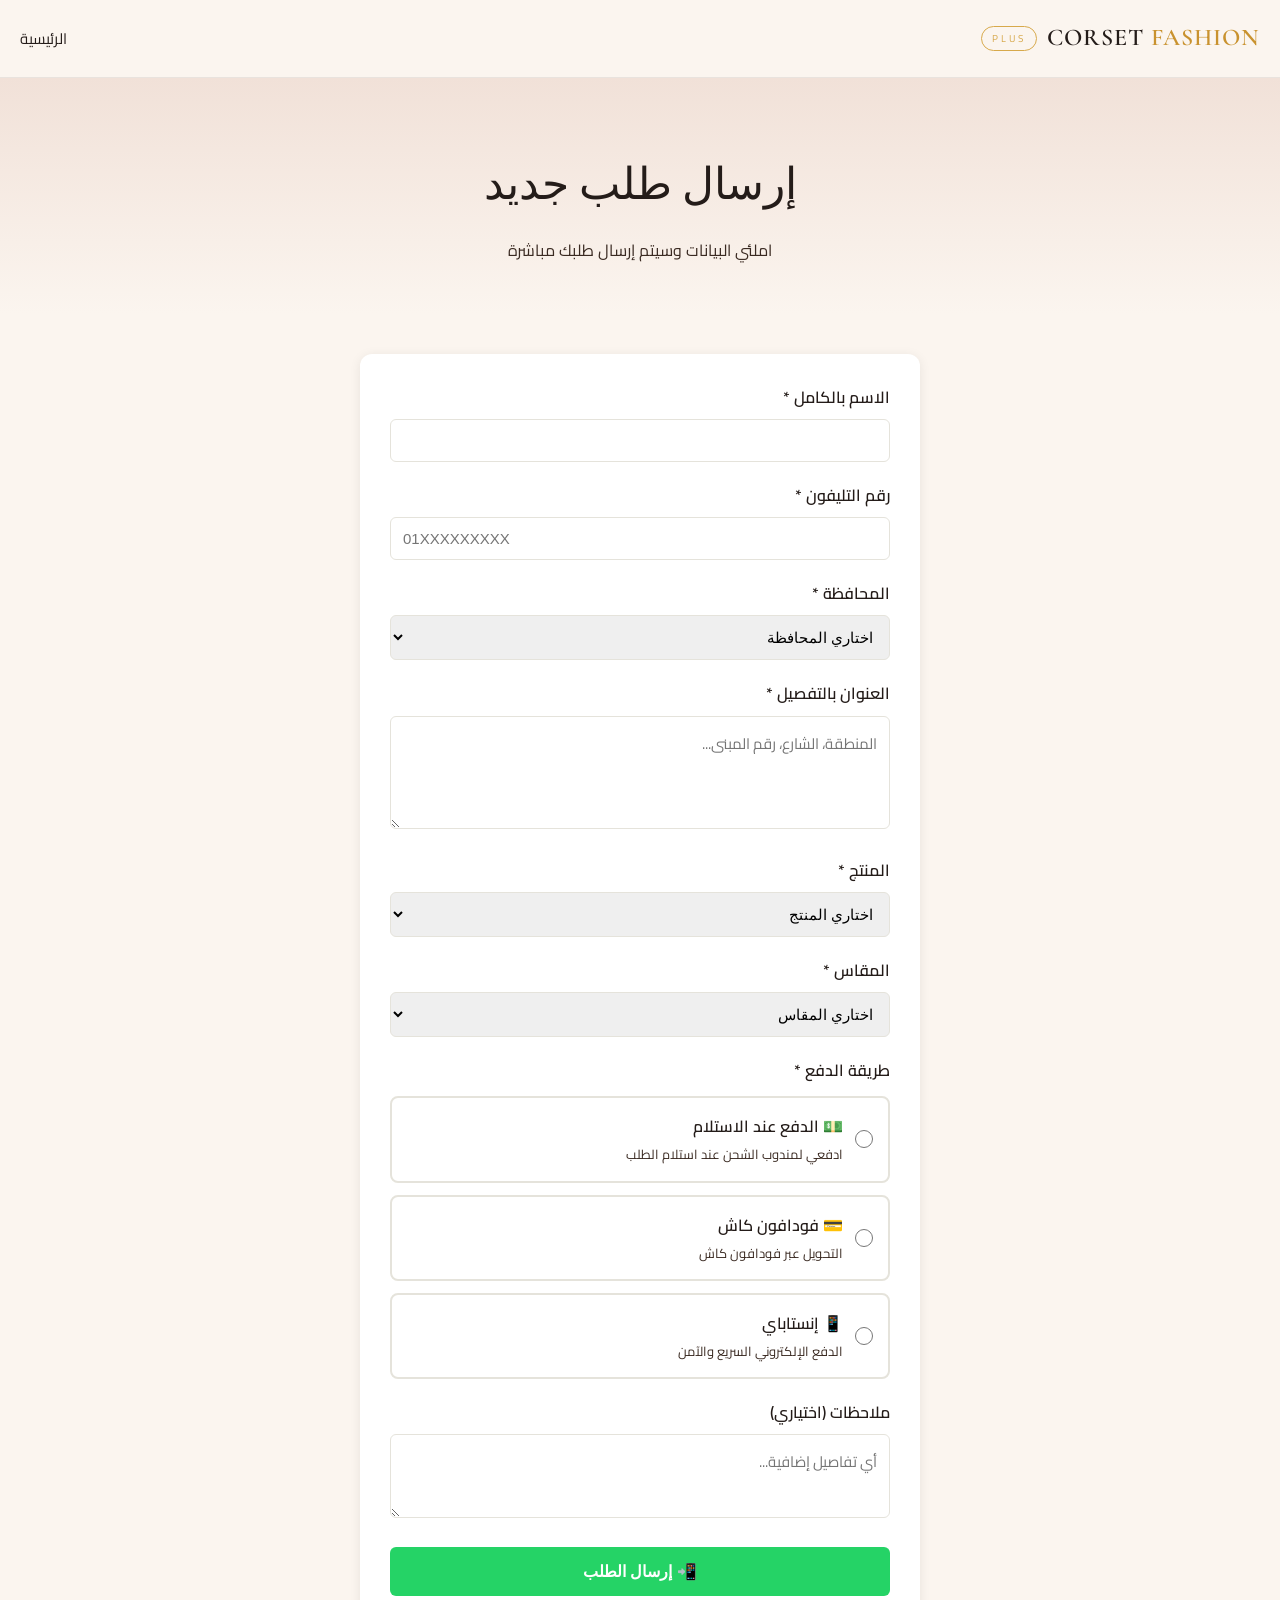
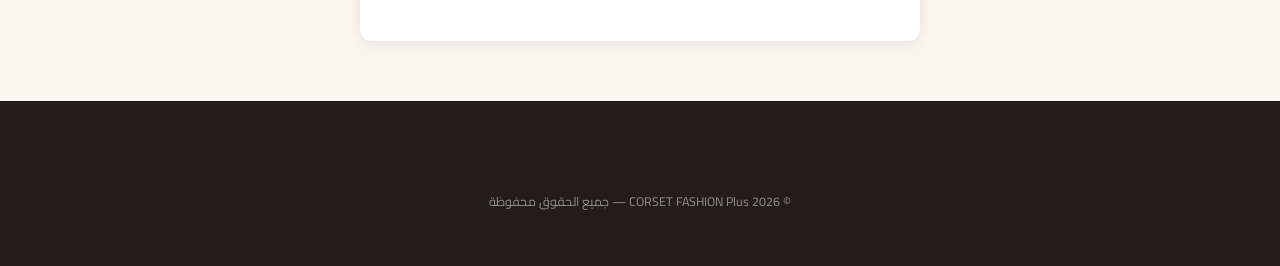
<file: order.html>
<!DOCTYPE html>
<html lang="ar" dir="rtl">
<head>
<meta charset="UTF-8">
<meta name="viewport" content="width=device-width, initial-scale=1.0">
<title>إرسال طلب | CORSET FASHION Plus</title>
<link rel="stylesheet" href="style.css">
<!-- Meta Pixel Code -->
<script>
!function(f,b,e,v,n,t,s)
{if(f.fbq)return;n=f.fbq=function(){n.callMethod?
n.callMethod.apply(n,arguments):n.queue.push(arguments)};
if(!f._fbq)f._fbq=n;n.push=n;n.loaded=!0;n.version='2.0';
n.queue=[];t=b.createElement(e);t.async=!0;
t.src=v;s=b.getElementsByTagName(e)[0];
s.parentNode.insertBefore(t,s)}(window, document,'script',
'https://connect.facebook.net/en_US/fbevents.js');
fbq('init', '1414229307578927');
fbq('track', 'PageView');
</script>
<noscript><img height="1" width="1" style="display:none"
src="https://www.facebook.com/tr?id=1414229307578927&ev=PageView&noscript=1"
/></noscript>
<!-- End Meta Pixel Code -->
</head>
<body>
<header>
  <div class="wrap header-inner">
    <a href="index.html" class="logo">
      <span class="brand-en">CORSET <em>FASHION</em></span>
      <span class="plus-tag">PLUS</span>
    </a>
    <nav class="links">
      <a href="index.html">الرئيسية</a>
    </nav>
    <button class="menu-btn" onclick="document.getElementById('mobileMenu').classList.add('open')">☰</button>
  </div>
</header>

<section class="page-hero">
  <div class="wrap">
    <h1>إرسال طلب جديد</h1>
    <p>املئي البيانات وسيتم إرسال طلبك مباشرة</p>
  </div>
</section>

<div class="wrap" style="max-width:600px;margin:40px auto;padding:0 20px;">
  <form id="orderForm" style="background:#fff;padding:30px;border-radius:12px;box-shadow:0 2px 12px rgba(0,0,0,0.08);">

    <div class="form-group" style="margin-bottom:20px;">
      <label style="display:block;margin-bottom:8px;font-weight:600;color:var(--ink);">الاسم بالكامل *</label>
      <input type="text" id="name" required style="width:100%;padding:12px;border:1px solid #e5e3db;border-radius:6px;font-size:15px;">
    </div>

    <div class="form-group" style="margin-bottom:20px;">
      <label style="display:block;margin-bottom:8px;font-weight:600;color:var(--ink);">رقم التليفون *</label>
      <input type="tel" id="phone" required style="width:100%;padding:12px;border:1px solid #e5e3db;border-radius:6px;font-size:15px;" placeholder="01XXXXXXXXX">
    </div>

    <div class="form-group" style="margin-bottom:20px;">
      <label style="display:block;margin-bottom:8px;font-weight:600;color:var(--ink);">المحافظة *</label>
      <select id="governorate" required style="width:100%;padding:12px;border:1px solid #e5e3db;border-radius:6px;font-size:15px;">
        <option value="">اختاري المحافظة</option>
        <option value="القاهرة">القاهرة</option>
        <option value="الجيزة">الجيزة</option>
        <option value="الإسكندرية">الإسكندرية</option>
        <option value="الشرقية">الشرقية</option>
        <option value="الدقهلية">الدقهلية</option>
        <option value="القليوبية">القليوبية</option>
        <option value="أخرى">أخرى</option>
      </select>
    </div>

    <div class="form-group" style="margin-bottom:20px;">
      <label style="display:block;margin-bottom:8px;font-weight:600;color:var(--ink);">العنوان بالتفصيل *</label>
      <textarea id="address" required rows="3" style="width:100%;padding:12px;border:1px solid #e5e3db;border-radius:6px;font-size:15px;font-family:inherit;" placeholder="المنطقة، الشارع، رقم المبنى..."></textarea>
    </div>

    <div class="form-group" style="margin-bottom:20px;">
      <label style="display:block;margin-bottom:8px;font-weight:600;color:var(--ink);">المنتج *</label>
      <select id="product" required style="width:100%;padding:12px;border:1px solid #e5e3db;border-radius:6px;font-size:15px;">
        <option value="">اختاري المنتج</option>
        <option value="شورت عادي - 350 جنيه">شورت عادي - 350 جنيه</option>
        <option value="توب حريمي المتكامل - 400 جنيه">توب حريمي المتكامل - 400 جنيه</option>
        <option value="حزام بطن - 250 جنيه">حزام بطن - 250 جنيه</option>
        <option value="مشد شورت بكورسيه - 550 جنيه">مشد شورت بكورسيه - 550 جنيه</option>
        <option value="مشد كامل بكيني - 550 جنيه">مشد كامل بكيني - 550 جنيه</option>
        <option value="مشد كامل بكبش مفتوح - 600 جنيه">مشد كامل بكبش مفتوح - 600 جنيه</option>
        <option value="مشد كامل بكبش - 550 جنيه">مشد كامل بكبش - 550 جنيه</option>
        <option value="مشد كامل مقفول - 450 جنيه">مشد كامل مقفول - 450 جنيه</option>
        <option value="مشد كيرفي كبش - 500 جنيه">مشد كيرفي كبش - 500 جنيه</option>
      </select>
    </div>

    <div class="form-group" style="margin-bottom:20px;">
      <label style="display:block;margin-bottom:8px;font-weight:600;color:var(--ink);">المقاس *</label>
      <select id="size" required style="width:100%;padding:12px;border:1px solid #e5e3db;border-radius:6px;font-size:15px;">
        <option value="">اختاري المقاس</option>
        <option value="L">L</option>
        <option value="XL">XL</option>
        <option value="XXL">XXL</option>
        <option value="XXXL">XXXL</option>
      </select>
    </div>

    <div class="form-group" style="margin-bottom:20px;">
      <label style="display:block;margin-bottom:12px;font-weight:600;color:var(--ink);">طريقة الدفع *</label>
      <div style="display:flex;flex-direction:column;gap:12px;">
        <label style="display:flex;align-items:center;padding:15px;border:2px solid #e5e3db;border-radius:8px;cursor:pointer;transition:all .2s;" class="payment-option">
          <input type="radio" name="payment" value="الدفع عند الاستلام" required style="margin-left:12px;width:18px;height:18px;">
          <div>
            <div style="font-weight:600;color:var(--ink);margin-bottom:3px;">💵 الدفع عند الاستلام</div>
            <div style="font-size:13px;color:var(--ink-2);">ادفعي لمندوب الشحن عند استلام الطلب</div>
          </div>
        </label>
        <label style="display:flex;align-items:center;padding:15px;border:2px solid #e5e3db;border-radius:8px;cursor:pointer;transition:all .2s;" class="payment-option">
          <input type="radio" name="payment" value="فودافون كاش" style="margin-left:12px;width:18px;height:18px;">
          <div>
            <div style="font-weight:600;color:var(--ink);margin-bottom:3px;">💳 فودافون كاش</div>
            <div style="font-size:13px;color:var(--ink-2);">التحويل عبر فودافون كاش</div>
          </div>
        </label>
        <label style="display:flex;align-items:center;padding:15px;border:2px solid #e5e3db;border-radius:8px;cursor:pointer;transition:all .2s;" class="payment-option">
          <input type="radio" name="payment" value="إنستاباي" style="margin-left:12px;width:18px;height:18px;">
          <div>
            <div style="font-weight:600;color:var(--ink);margin-bottom:3px;">📱 إنستاباي</div>
            <div style="font-size:13px;color:var(--ink-2);">الدفع الإلكتروني السريع والآمن</div>
          </div>
        </label>
      </div>
    </div>

    <div class="form-group" style="margin-bottom:20px;">
      <label style="display:block;margin-bottom:8px;font-weight:600;color:var(--ink);">ملاحظات (اختياري)</label>
      <textarea id="notes" rows="2" style="width:100%;padding:12px;border:1px solid #e5e3db;border-radius:6px;font-size:15px;font-family:inherit;" placeholder="أي تفاصيل إضافية..."></textarea>
    </div>

    <button type="submit" style="width:100%;background:#25D366;color:#fff;padding:15px;border:none;border-radius:6px;font-size:16px;font-weight:600;cursor:pointer;">
      📲 إرسال الطلب
    </button>

    <div id="status" style="margin-top:15px;text-align:center;font-size:14px;"></div>
  </form>
</div>

<footer>
  <div class="wrap">
    <div class="footer-bottom" style="padding:30px 0;text-align:center;">© 2026 CORSET FASHION Plus — جميع الحقوق محفوظة</div>
  </div>
</footer>

<script>
document.getElementById('orderForm').addEventListener('submit', async function(e) {
  e.preventDefault();

  const statusDiv = document.getElementById('status');
  const submitBtn = e.target.querySelector('button[type="submit"]');

  // تعطيل الزر
  submitBtn.disabled = true;
  submitBtn.textContent = '⏳ جاري الإرسال...';
  statusDiv.innerHTML = '';

  // جمع البيانات
  const data = {
    name: document.getElementById('name').value,
    phone: document.getElementById('phone').value,
    governorate: document.getElementById('governorate').value,
    address: document.getElementById('address').value,
    product: document.getElementById('product').value,
    size: document.getElementById('size').value,
    notes: document.getElementById('notes').value || 'لا توجد'
  };

  // تكوين الرسالة
  const message = `
🛍️ *طلب جديد من CORSET FASHION Plus*

👤 *الاسم:* ${data.name}
📱 *التليفون:* ${data.phone}
📍 *المحافظة:* ${data.governorate}
🏠 *العنوان:* ${data.address}

🎀 *المنتج:* ${data.product}
📏 *المقاس:* ${data.size}

📝 *ملاحظات:* ${data.notes}

⏰ *وقت الطلب:* ${new Date().toLocaleString('ar-EG')}
  `.trim();

  // استبدل هنا بالـ Token و Chat ID بتوعك
  const BOT_TOKEN = '8833171800:AAFz2osa1Maz5hjuN95Q7yj73ffKZbjCgCs';
  const CHAT_ID = '8962458939';

  const url = `https://api.telegram.org/bot${BOT_TOKEN}/sendMessage`;

  try {
    const response = await fetch(url, {
      method: 'POST',
      headers: {
        'Content-Type': 'application/json',
      },
      body: JSON.stringify({
        chat_id: CHAT_ID,
        text: message,
        parse_mode: 'Markdown'
      })
    });

    const result = await response.json();

    if (result.ok) {
      statusDiv.innerHTML = '<div style="color:#25D366;font-weight:600;">✅ تم إرسال طلبك بنجاح!</div>';
      e.target.reset();
    } else {
      throw new Error('فشل الإرسال');
    }
  } catch (error) {
    statusDiv.innerHTML = '<div style="color:#e74c3c;font-weight:600;">❌ حدث خطأ، حاولي مرة أخرى</div>';
  } finally {
    submitBtn.disabled = false;
    submitBtn.textContent = '📲 إرسال الطلب';
  }
});

// تغيير المقاسات حسب المنتج
document.getElementById('product').addEventListener('change', function() {
  const sizeSelect = document.getElementById('size');
  const selectedProduct = this.value;

  // إذا كان المنتج حزام بطن
  if (selectedProduct.includes('حزام بطن')) {
    sizeSelect.innerHTML = '<option value="مقاس واحد (Free Size)">مقاس واحد (Free Size)</option>';
    sizeSelect.disabled = true;
    sizeSelect.value = 'مقاس واحد (Free Size)';
  } else {
    // باقي المنتجات
    sizeSelect.disabled = false;
    sizeSelect.innerHTML = `
      <option value="">اختاري المقاس</option>
      <option value="L">L</option>
      <option value="XL">XL</option>
      <option value="XXL">XXL</option>
      <option value="XXXL">XXXL</option>
    `;
  }
});
</script>

</body>
</html>
</file>
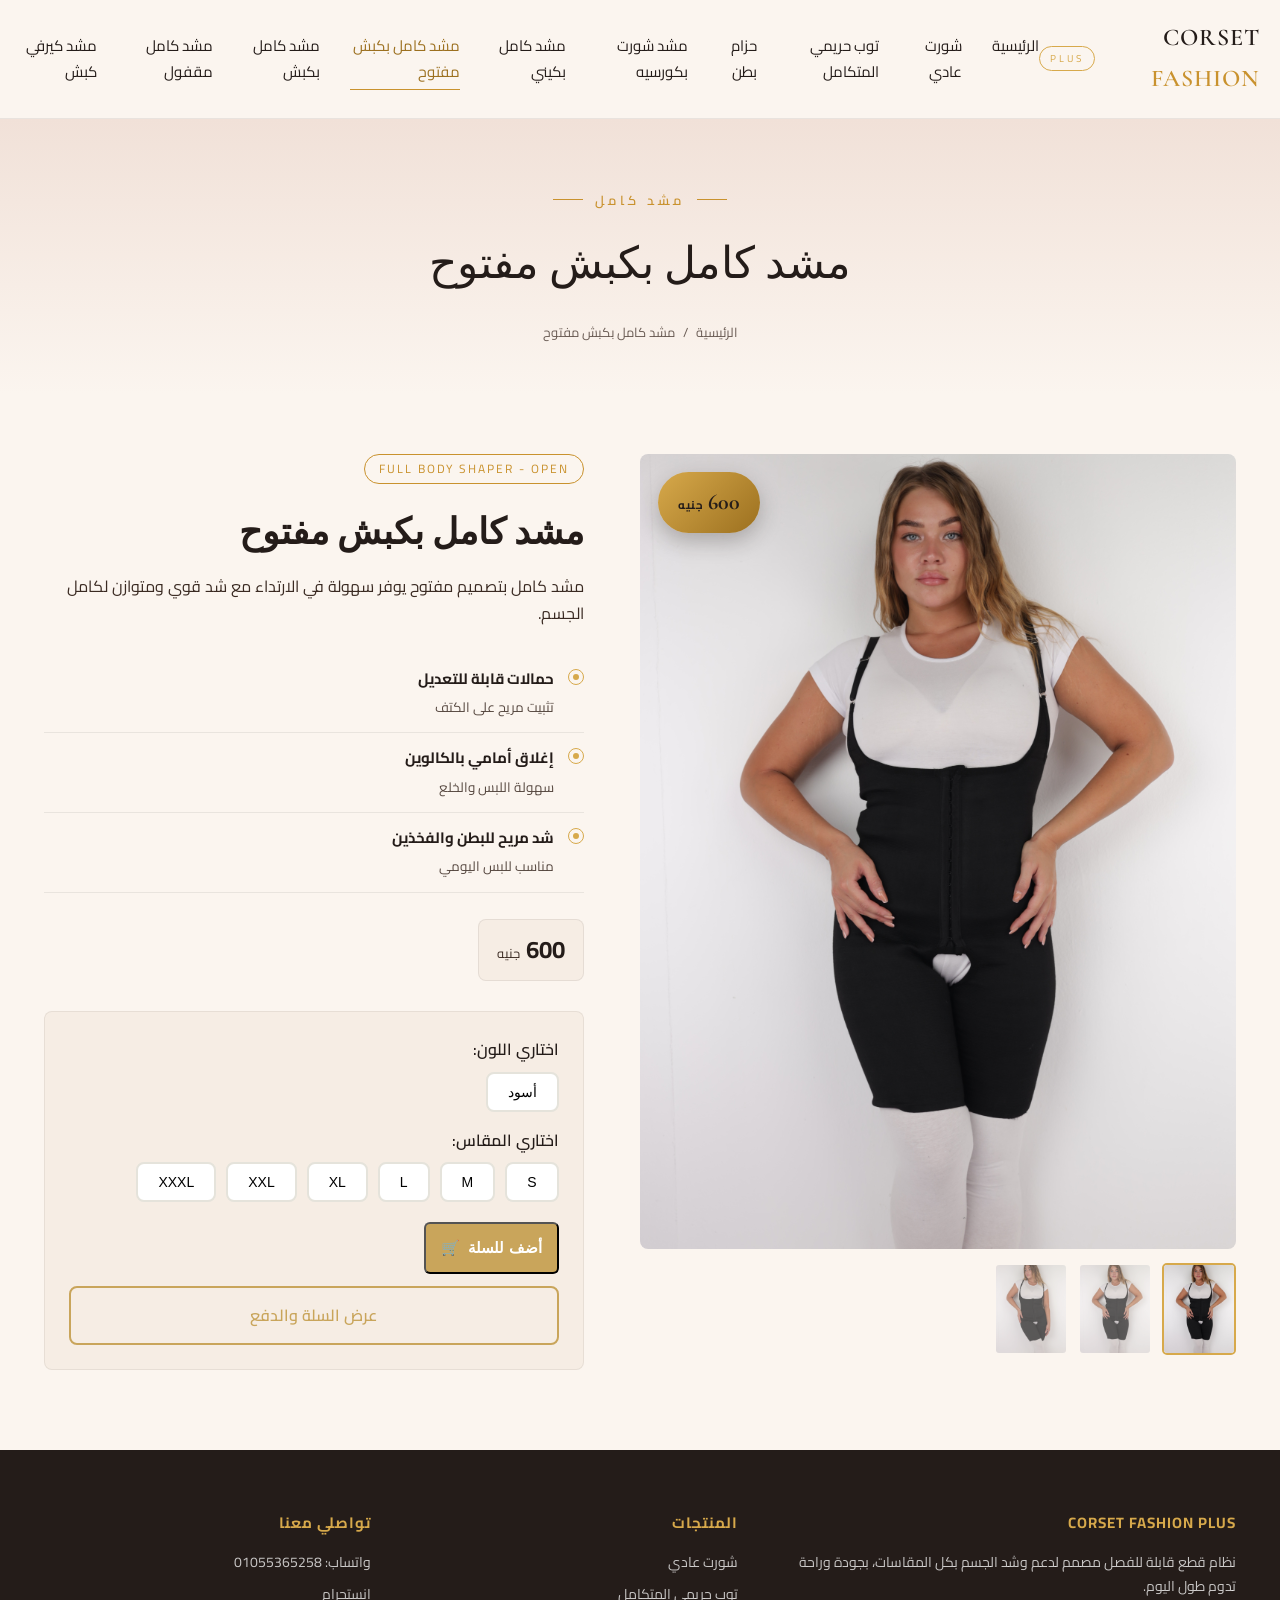
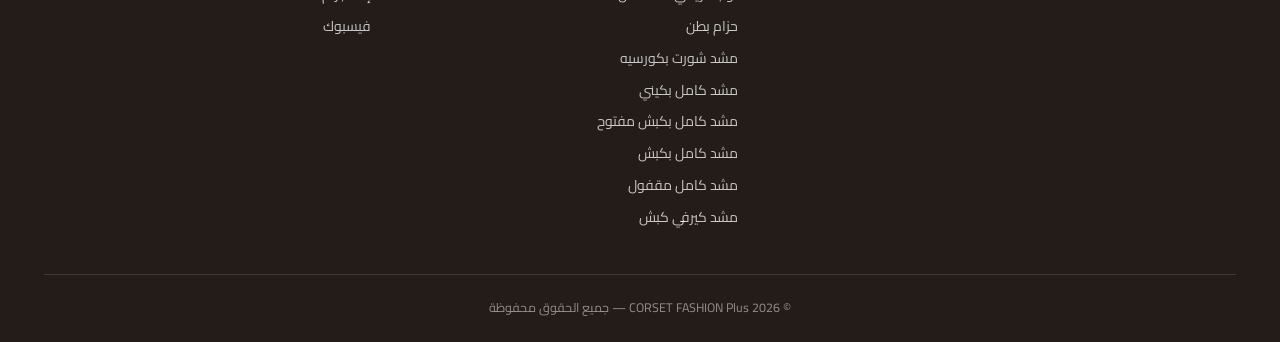
<file: shorts-2.html>
<!DOCTYPE html>
<html lang="ar" dir="rtl">
<head>
<meta charset="UTF-8">
<meta name="viewport" content="width=device-width, initial-scale=1.0">
<title>مشد كامل بكبش مفتوح | CORSET FASHION Plus</title>
<meta name="description" content="مشد كامل بتصميم مفتوح يوفر سهولة في الارتداء مع شد قوي ومتوازن لكامل الجسم.">
<link rel="stylesheet" href="style.css">
<!-- Google tag (gtag.js) -->
<script async src="https://www.googletagmanager.com/gtag/js?id=G-3MM8K8JDG9"></script>
<script>
  window.dataLayer = window.dataLayer || [];
  function gtag(){dataLayer.push(arguments);}
  gtag('js', new Date());
  gtag('config', 'G-3MM8K8JDG9');
</script>
<!-- Meta Pixel Code -->
<script>
!function(f,b,e,v,n,t,s)
{if(f.fbq)return;n=f.fbq=function(){n.callMethod?
n.callMethod.apply(n,arguments):n.queue.push(arguments)};
if(!f._fbq)f._fbq=n;n.push=n;n.loaded=!0;n.version='2.0';
n.queue=[];t=b.createElement(e);t.async=!0;
t.src=v;s=b.getElementsByTagName(e)[0];
s.parentNode.insertBefore(t,s)}(window, document,'script',
'https://connect.facebook.net/en_US/fbevents.js');
fbq('init', '1414229307578927');
fbq('track', 'PageView');
</script>
<noscript><img height="1" width="1" style="display:none"
src="https://www.facebook.com/tr?id=1414229307578927&ev=PageView&noscript=1"
/></noscript>
<!-- End Meta Pixel Code -->
</head>
<body>
<header>
  <div class="wrap header-inner">
    <a href="index.html" class="logo">
      <span class="brand-en">CORSET <em>FASHION</em></span>
      <span class="plus-tag">PLUS</span>
    </a>
    <nav class="links">
      <a href="index.html">الرئيسية</a>
      <a href="shorts.html">شورت عادي</a>
      <a href="top.html">توب حريمي المتكامل</a>
      <a href="belt.html">حزام بطن</a>
      <a href="vest.html">مشد شورت بكورسيه</a>
      <a href="sleeves.html">مشد كامل بكيني</a>
      <a href="shorts-2.html" class="active">مشد كامل بكبش مفتوح</a>
      <a href="belt-shorts.html">مشد كامل بكبش</a>
      <a href="full-closed.html">مشد كامل مقفول</a>
      <a href="curvy.html">مشد كيرفي كبش</a>
    </nav>
    <button class="menu-btn" onclick="document.getElementById('mobileMenu').classList.add('open')">☰</button>
  </div>
</header>
<div id="mobileMenu">
  <button class="close-btn" onclick="document.getElementById('mobileMenu').classList.remove('open')">×</button>
  <a href="index.html">الرئيسية</a>
  <a href="shorts.html">شورت عادي</a>
  <a href="top.html">توب حريمي المتكامل</a>
  <a href="belt.html">حزام بطن</a>
  <a href="vest.html">مشد شورت بكورسيه</a>
  <a href="sleeves.html">مشد كامل بكيني</a>
  <a href="shorts-2.html">مشد كامل بكبش مفتوح</a>
  <a href="belt-shorts.html">مشد كامل بكبش</a>
  <a href="full-closed.html">مشد كامل مقفول</a>
  <a href="curvy.html">مشد كيرفي كبش</a>
</div>


<section class="page-hero">
  <div class="wrap">
    <div class="eyebrow">مشد كامل</div>
    <h1>مشد كامل بكبش مفتوح</h1>
    <div class="crumbs"><a href="index.html">الرئيسية</a> / <span>مشد كامل بكبش مفتوح</span></div>
  </div>
</section>

<section class="product-view">
  <div class="wrap product-grid">
    <div>
      <div class="gallery-main"><div class="price-badge"><span class="num">600</span><span class="cur">جنيه</span></div><img id="mainImg" src="images/open-1.jpg" alt="مشد كامل بكبش مفتوح"></div>
    <div class="gallery-thumbs">
        <img src="images/open-1.jpg" class="active" onclick="document.getElementById('mainImg').src=this.src;document.querySelectorAll('.gallery-thumbs img').forEach(x=>x.classList.remove('active'));this.classList.add('active');">
<img src="images/open-2.jpg" class="" onclick="document.getElementById('mainImg').src=this.src;document.querySelectorAll('.gallery-thumbs img').forEach(x=>x.classList.remove('active'));this.classList.add('active');">
<img src="images/open-3.jpg" class="" onclick="document.getElementById('mainImg').src=this.src;document.querySelectorAll('.gallery-thumbs img').forEach(x=>x.classList.remove('active'));this.classList.add('active');">
    </div>
    </div>
    <div class="product-info">
      <span class="part-tag">Full Body Shaper - Open</span>
      <h1>مشد كامل بكبش مفتوح</h1>
      <p class="desc">مشد كامل بتصميم مفتوح يوفر سهولة في الارتداء مع شد قوي ومتوازن لكامل الجسم.</p>
      <ul class="feature-list">
        <li><span class="hook"></span><div class="txt"><strong>حمالات قابلة للتعديل</strong><span>تثبيت مريح على الكتف</span></div></li>
<li><span class="hook"></span><div class="txt"><strong>إغلاق أمامي بالكالوين</strong><span>سهولة اللبس والخلع</span></div></li>
<li><span class="hook"></span><div class="txt"><strong>شد مريح للبطن والفخذين</strong><span>مناسب للبس اليومي</span></div></li>

      </ul>
      <div class="price-box">
        <span class="price-tag"><span class="amount">600</span><span class="currency">جنيه</span></span>
      </div>

      <div class="order-box">
        <div style="margin-bottom:15px;">
          <label style="display:block;margin-bottom:8px;font-weight:600;">اختاري اللون:</label>
          <div id="colorOptions" style="display:flex;gap:10px;flex-wrap:wrap;"></div>
        </div>

        <div style="margin-bottom:20px;">
          <label style="display:block;margin-bottom:8px;font-weight:600;">اختاري المقاس:</label>
          <div id="sizeOptions" style="display:flex;gap:10px;flex-wrap:wrap;"></div>
        </div>

        <button id="addToCart" class="whatsapp-btn" style="background:#c9a55b;display:flex;align-items:center;justify-content:center;gap:8px;">
          <span>أضف للسلة</span>
          <span>🛒</span>
        </button>

        <a href="checkout.html" style="display:block;text-align:center;margin-top:12px;padding:14px;border:2px solid #c9a55b;color:#c9a55b;text-decoration:none;border-radius:8px;font-weight:600;">
          عرض السلة والدفع
        </a>
      </div>
    </div>
  </div>
</section>

<footer>
  <div class="wrap">
    <div class="footer-grid">
      <div>
        <h4>CORSET FASHION PLUS</h4>
        <p>نظام قطع قابلة للفصل مصمم لدعم وشد الجسم بكل المقاسات، بجودة وراحة تدوم طول اليوم.</p>
      </div>
      <div>
        <h4>المنتجات</h4>
        <a href="shorts.html">شورت عادي</a>
        <a href="top.html">توب حريمي المتكامل</a>
        <a href="belt.html">حزام بطن</a>
        <a href="vest.html">مشد شورت بكورسيه</a>
        <a href="sleeves.html">مشد كامل بكيني</a>
        <a href="shorts-2.html">مشد كامل بكبش مفتوح</a>
        <a href="belt-shorts.html">مشد كامل بكبش</a>
        <a href="full-closed.html">مشد كامل مقفول</a>
        <a href="curvy.html">مشد كيرفي كبش</a>
      </div>
      <div>
        <h4>تواصلي معنا</h4>
        <a href="https://wa.me/201055365258">واتساب: 01055365258</a>
        <a href="https://www.instagram.com/corsetfashionplus" target="_blank" rel="noopener">إنستجرام</a>
        <a href="https://www.facebook.com/share/19PnfP7QKM/" target="_blank" rel="noopener">فيسبوك</a>
      </div>
    </div>
    <div class="footer-bottom">© 2026 CORSET FASHION Plus — جميع الحقوق محفوظة</div>
  </div>
</footer>
<script>
document.querySelectorAll('#mobileMenu a').forEach(a=>{
  a.addEventListener('click',()=>document.getElementById('mobileMenu').classList.remove('open'));
});
</script>

<script>
const productData = {
  id: 'shorts-2',
  name: 'مشد كامل بكبش مفتوح',
  price: 600,
  colors: ['أسود'],
  sizes: ['S', 'M', 'L', 'XL', 'XXL', 'XXXL']
};

let selectedColor = '';
let selectedSize = '';

function displayColors() {
  const colorOptionsEl = document.getElementById('colorOptions');
  productData.colors.forEach(color => {
    const btn = document.createElement('button');
    btn.className = 'variant-btn';
    btn.textContent = color;
    btn.onclick = () => selectColor(color, btn);
    colorOptionsEl.appendChild(btn);
  });
}

function displaySizes() {
  const sizeOptionsEl = document.getElementById('sizeOptions');
  productData.sizes.forEach(size => {
    const btn = document.createElement('button');
    btn.className = 'variant-btn';
    btn.textContent = size;
    btn.onclick = () => selectSize(size, btn);
    sizeOptionsEl.appendChild(btn);
  });
}

function selectColor(color, btn) {
  document.querySelectorAll('#colorOptions .variant-btn').forEach(b => b.classList.remove('selected'));
  btn.classList.add('selected');
  selectedColor = color;
}

function selectSize(size, btn) {
  document.querySelectorAll('#sizeOptions .variant-btn').forEach(b => b.classList.remove('selected'));
  btn.classList.add('selected');
  selectedSize = size;
}

document.getElementById('addToCart').addEventListener('click', function() {
  if (!selectedColor) { alert('من فضلك اختاري اللون'); return; }
  if (!selectedSize) { alert('من فضلك اختاري المقاس'); return; }

  let cart = JSON.parse(localStorage.getItem('cart') || '[]');
  const existingIndex = cart.findIndex(item => item.id === productData.id && item.color === selectedColor && item.size === selectedSize);

  if (existingIndex > -1) {
    cart[existingIndex].qty += 1;
  } else {
    cart.push({ id: productData.id, name: productData.name, price: productData.price, color: selectedColor, size: selectedSize, qty: 1 });
  }

  localStorage.setItem('cart', JSON.stringify(cart));
  this.innerHTML = '<span>تم الإضافة ✓</span>';
  this.style.background = '#25D366';
  setTimeout(() => {
    this.innerHTML = '<span>أضف للسلة</span><span>🛒</span>';
    this.style.background = '#c9a55b';
  }, 2000);
});

displayColors();
displaySizes();
</script>

<style>
.variant-btn {
  padding: 10px 20px;
  border: 2px solid #e5e3db;
  background: #fff;
  border-radius: 8px;
  cursor: pointer;
  font-size: 14px;
  font-weight: 500;
  transition: all 0.2s;
}
.variant-btn:hover { border-color: #c9a55b; }
.variant-btn.selected { border-color: #c9a55b; background: #faf9f5; font-weight: 600; }
</style>


<script>
/* ===== WhatsApp Click Tracking ===== */
document.querySelectorAll('a[href*="wa.me"]').forEach(function(btn){
  btn.addEventListener('click', function(e){
    var productName = document.title.replace(' | CORSET FASHION Plus', '');
    var buttonText = this.textContent.trim();
    gtag('event', 'whatsapp_click', {
      'event_category': 'engagement',
      'event_label': productName,
      'button_text': buttonText,
      'page_url': window.location.pathname
    });
  });
});
</script>

</body>
</html>
</file>
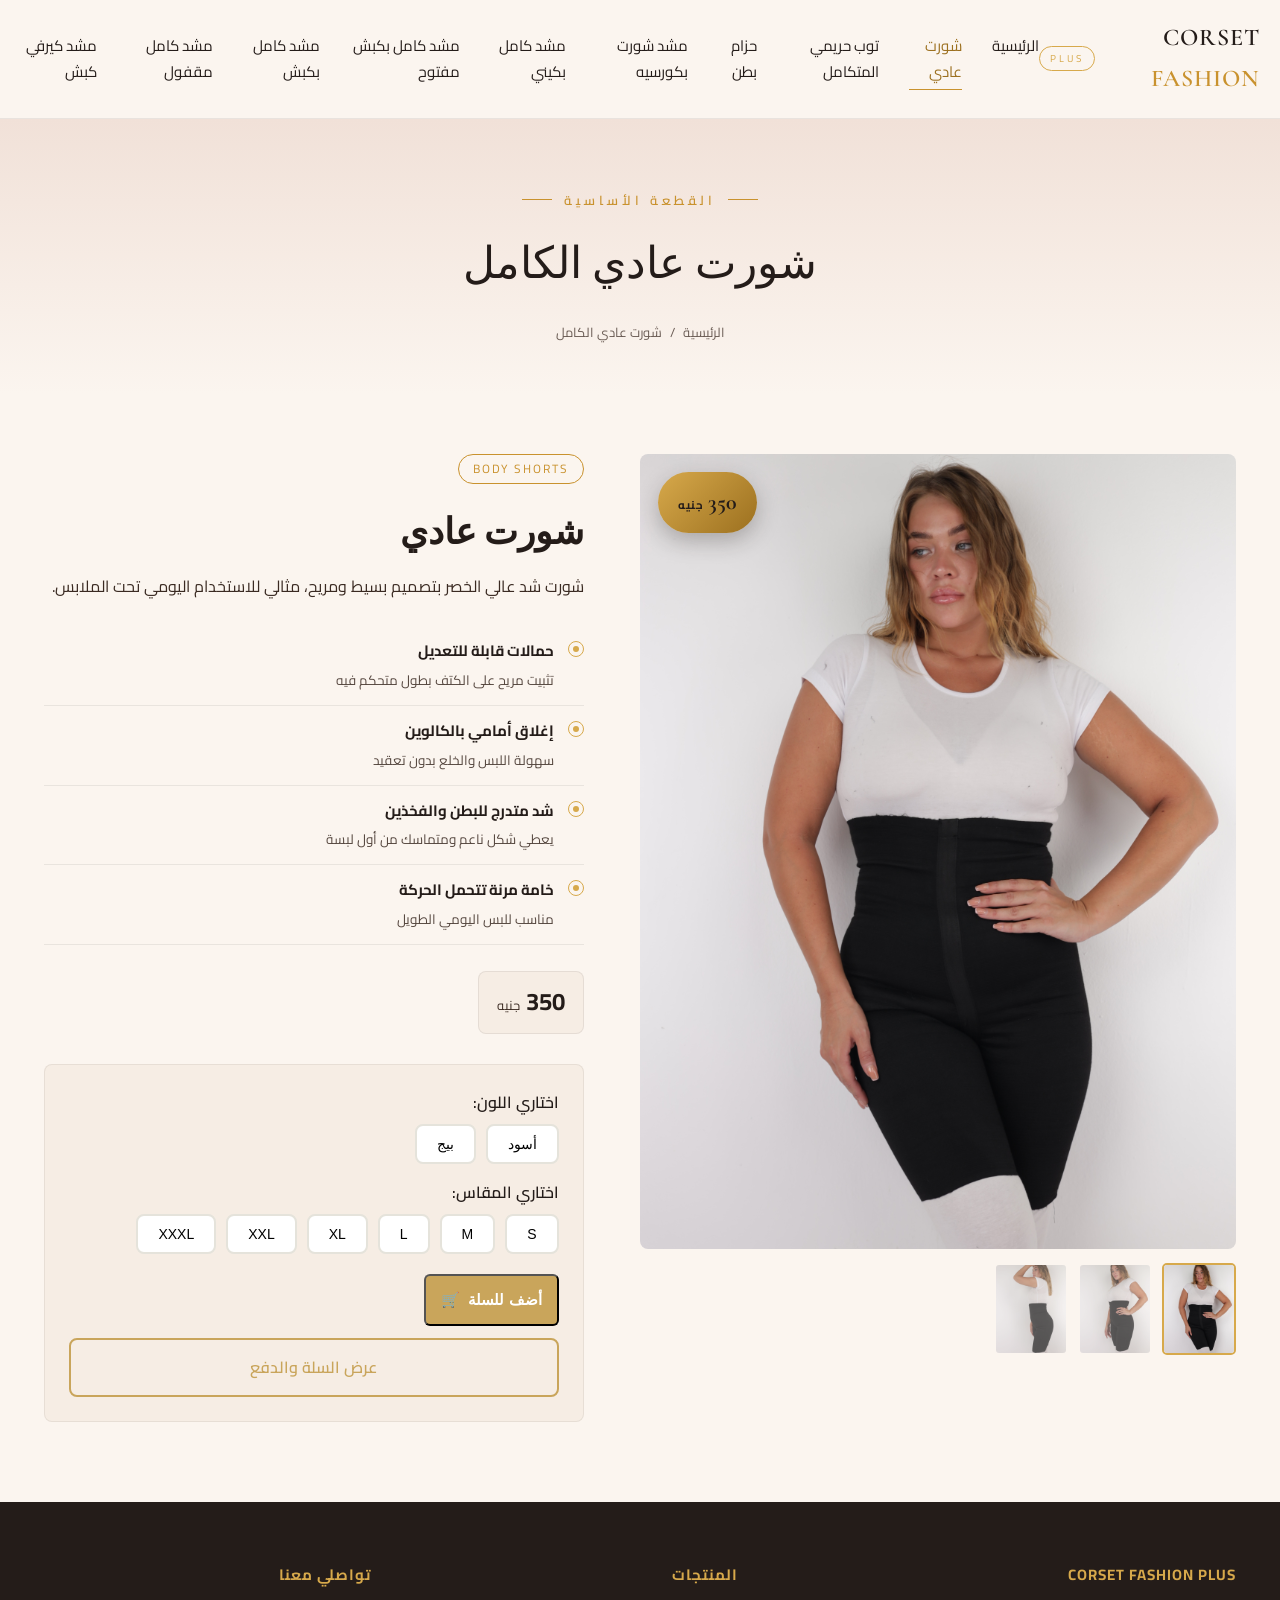
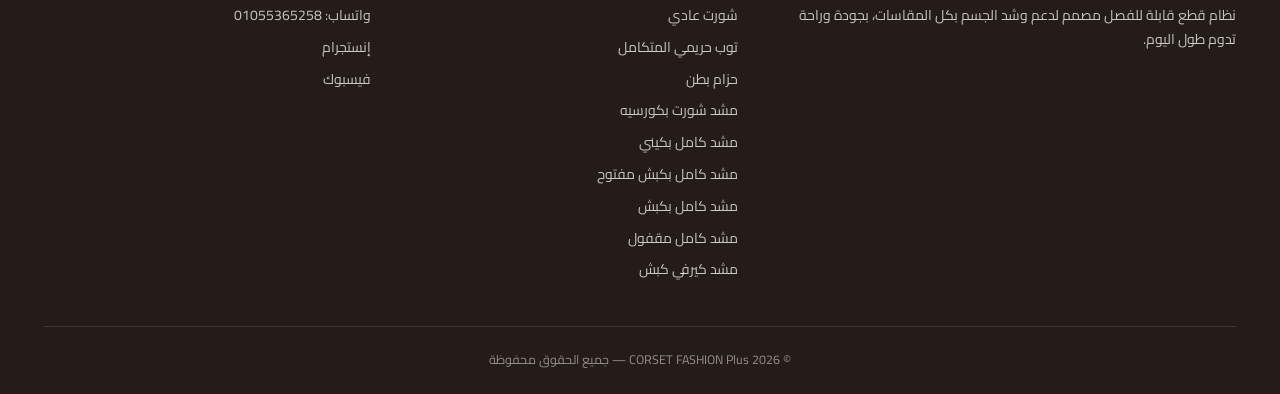
<file: shorts.html>
<!DOCTYPE html>
<html lang="ar" dir="rtl">
<head>
<meta charset="UTF-8">
<meta name="viewport" content="width=device-width, initial-scale=1.0">
<title>شورت عادي الكامل | CORSET FASHION Plus</title>
<meta name="description" content="شورت شد عالي الخصر بحمالات قابلة للتعديل وإغلاق أمامي بالكالوين، يشد منطقة البطن والخصر والفخذين في قطعة واحدة، وهو القط">
<link rel="stylesheet" href="style.css">
<!-- Google tag (gtag.js) -->
<script async src="https://www.googletagmanager.com/gtag/js?id=G-3MM8K8JDG9"></script>
<script>
  window.dataLayer = window.dataLayer || [];
  function gtag(){dataLayer.push(arguments);}
  gtag('js', new Date());
  gtag('config', 'G-3MM8K8JDG9');
</script>
<!-- Meta Pixel Code -->
<script>
!function(f,b,e,v,n,t,s)
{if(f.fbq)return;n=f.fbq=function(){n.callMethod?
n.callMethod.apply(n,arguments):n.queue.push(arguments)};
if(!f._fbq)f._fbq=n;n.push=n;n.loaded=!0;n.version='2.0';
n.queue=[];t=b.createElement(e);t.async=!0;
t.src=v;s=b.getElementsByTagName(e)[0];
s.parentNode.insertBefore(t,s)}(window, document,'script',
'https://connect.facebook.net/en_US/fbevents.js');
fbq('init', '1414229307578927');
fbq('track', 'PageView');
</script>
<noscript><img height="1" width="1" style="display:none"
src="https://www.facebook.com/tr?id=1414229307578927&ev=PageView&noscript=1"
/></noscript>
<!-- End Meta Pixel Code -->
</head>
<body>
<header>
  <div class="wrap header-inner">
    <a href="index.html" class="logo">
      <span class="brand-en">CORSET <em>FASHION</em></span>
      <span class="plus-tag">PLUS</span>
    </a>
    <nav class="links">
      <a href="index.html">الرئيسية</a>
      <a href="shorts.html" class="active">شورت عادي</a>
      <a href="top.html">توب حريمي المتكامل</a>
      <a href="belt.html">حزام بطن</a>
      <a href="vest.html">مشد شورت بكورسيه</a>
      <a href="sleeves.html">مشد كامل بكيني</a>
      <a href="shorts-2.html">مشد كامل بكبش مفتوح</a>
      <a href="belt-shorts.html">مشد كامل بكبش</a>
      <a href="full-closed.html">مشد كامل مقفول</a>
      <a href="curvy.html">مشد كيرفي كبش</a>
    </nav>
    <button class="menu-btn" onclick="document.getElementById('mobileMenu').classList.add('open')">☰</button>
  </div>
</header>
<div id="mobileMenu">
  <button class="close-btn" onclick="document.getElementById('mobileMenu').classList.remove('open')">×</button>
  <a href="index.html">الرئيسية</a>
  <a href="shorts.html">شورت عادي</a>
  <a href="top.html">توب حريمي المتكامل</a>
  <a href="belt.html">حزام بطن</a>
  <a href="vest.html">مشد شورت بكورسيه</a>
  <a href="sleeves.html">مشد كامل بكيني</a>
  <a href="shorts-2.html">مشد كامل بكبش مفتوح</a>
  <a href="belt-shorts.html">مشد كامل بكبش</a>
  <a href="full-closed.html">مشد كامل مقفول</a>
  <a href="curvy.html">مشد كيرفي كبش</a>
</div>


<section class="page-hero">
  <div class="wrap">
    <div class="eyebrow">القطعة الأساسية</div>
    <h1>شورت عادي الكامل</h1>
    <div class="crumbs"><a href="index.html">الرئيسية</a> / <span>شورت عادي الكامل</span></div>
  </div>
</section>

<section class="product-view">
  <div class="wrap product-grid">
    <div>
      <div class="gallery-main"><div class="price-badge"><span class="num">350</span><span class="cur">جنيه</span></div><img id="mainImg" src="images/shorts-1.jpg" alt="شورت عادي"></div>
      <div class="gallery-thumbs">
        <img src="images/shorts-1.jpg" class="active" onclick="document.getElementById('mainImg').src=this.src;document.querySelectorAll('.gallery-thumbs img').forEach(x=>x.classList.remove('active'));this.classList.add('active');">
<img src="images/shorts-2.jpg" class="" onclick="document.getElementById('mainImg').src=this.src;document.querySelectorAll('.gallery-thumbs img').forEach(x=>x.classList.remove('active'));this.classList.add('active');">
<img src="images/shorts-3.jpg" class="" onclick="document.getElementById('mainImg').src=this.src;document.querySelectorAll('.gallery-thumbs img').forEach(x=>x.classList.remove('active'));this.classList.add('active');">

      </div>
    </div>
    <div class="product-info">
      <span class="part-tag">Body Shorts</span>
      <h1>شورت عادي</h1>
      <p class="desc">شورت شد عالي الخصر بتصميم بسيط ومريح، مثالي للاستخدام اليومي تحت الملابس.</p>
      <ul class="feature-list">
        <li><span class="hook"></span><div class="txt"><strong>حمالات قابلة للتعديل</strong><span>تثبيت مريح على الكتف بطول متحكم فيه</span></div></li>
<li><span class="hook"></span><div class="txt"><strong>إغلاق أمامي بالكالوين</strong><span>سهولة اللبس والخلع بدون تعقيد</span></div></li>
<li><span class="hook"></span><div class="txt"><strong>شد متدرج للبطن والفخذين</strong><span>يعطي شكل ناعم ومتماسك من أول لبسة</span></div></li>
<li><span class="hook"></span><div class="txt"><strong>خامة مرنة تتحمل الحركة</strong><span>مناسب للبس اليومي الطويل</span></div></li>

      </ul>
      <div class="price-box">
        <span class="price-tag"><span class="amount">350</span><span class="currency">جنيه</span></span>
      </div>

      <div class="order-box">
        <div style="margin-bottom:15px;">
          <label style="display:block;margin-bottom:8px;font-weight:600;">اختاري اللون:</label>
          <div id="colorOptions" style="display:flex;gap:10px;flex-wrap:wrap;"></div>
        </div>

        <div style="margin-bottom:20px;">
          <label style="display:block;margin-bottom:8px;font-weight:600;">اختاري المقاس:</label>
          <div id="sizeOptions" style="display:flex;gap:10px;flex-wrap:wrap;"></div>
        </div>

        <button id="addToCart" class="whatsapp-btn" style="background:#c9a55b;display:flex;align-items:center;justify-content:center;gap:8px;">
          <span>أضف للسلة</span>
          <span>🛒</span>
        </button>

        <a href="checkout.html" style="display:block;text-align:center;margin-top:12px;padding:14px;border:2px solid #c9a55b;color:#c9a55b;text-decoration:none;border-radius:8px;font-weight:600;">
          عرض السلة والدفع
        </a>
      </div>
    </div>
  </div>
</section>

<footer>
  <div class="wrap">
    <div class="footer-grid">
      <div>
        <h4>CORSET FASHION PLUS</h4>
        <p>نظام قطع قابلة للفصل مصمم لدعم وشد الجسم بكل المقاسات، بجودة وراحة تدوم طول اليوم.</p>
      </div>
      <div>
        <h4>المنتجات</h4>
        <a href="shorts.html">شورت عادي</a>
        <a href="top.html">توب حريمي المتكامل</a>
        <a href="belt.html">حزام بطن</a>
        <a href="vest.html">مشد شورت بكورسيه</a>
        <a href="sleeves.html">مشد كامل بكيني</a>
        <a href="shorts-2.html">مشد كامل بكبش مفتوح</a>
        <a href="belt-shorts.html">مشد كامل بكبش</a>
        <a href="full-closed.html">مشد كامل مقفول</a>
        <a href="curvy.html">مشد كيرفي كبش</a>
      </div>
      <div>
        <h4>تواصلي معنا</h4>
        <a href="https://wa.me/201055365258">واتساب: 01055365258</a>
        <a href="https://www.instagram.com/corsetfashionplus" target="_blank" rel="noopener">إنستجرام</a>
        <a href="https://www.facebook.com/share/19PnfP7QKM/" target="_blank" rel="noopener">فيسبوك</a>
      </div>
    </div>
    <div class="footer-bottom">© 2026 CORSET FASHION Plus — جميع الحقوق محفوظة</div>
  </div>
</footer>
<script>
document.querySelectorAll('#mobileMenu a').forEach(a=>{
  a.addEventListener('click',()=>document.getElementById('mobileMenu').classList.remove('open'));
});
</script>


<script>
/* ===== Scroll reveal ===== */
(function(){
  var targets = document.querySelectorAll(
    '.pcard, .piece-card, .banner-card, .shape-item, .trust-item, .gpoint, .section-head, .seal-wrap, .guarantee-text, .product-info, .gallery-main, .page-hero h1, .page-hero p, .hero h1, .hero p'
  );
  targets.forEach(function(el, i){
    el.classList.add('reveal-init');
    el.style.transitionDelay = (Math.min(i % 6, 5) * 70) + 'ms';
  });
  var io = new IntersectionObserver(function(entries){
    entries.forEach(function(entry){
      if(entry.isIntersecting){
        entry.target.classList.add('is-visible');
        io.unobserve(entry.target);
      }
    });
  }, {threshold:0.12, rootMargin:'0px 0px -40px 0px'});
  targets.forEach(function(el){ io.observe(el); });
})();

/* ===== Light 3D tilt on cards ===== */
(function(){
  var cards = document.querySelectorAll('.pcard, .piece-card, .banner-card');
  if(window.matchMedia('(pointer: coarse)').matches) return; // skip on touch devices
  cards.forEach(function(card){
    card.classList.add('tilt-wrap');
    card.addEventListener('mousemove', function(e){
      var r = card.getBoundingClientRect();
      var x = e.clientX - r.left;
      var y = e.clientY - r.top;
      var rx = ((y / r.height) - 0.5) * -8;
      var ry = ((x / r.width) - 0.5) * 8;
      card.style.transform = 'perspective(700px) rotateX(' + rx + 'deg) rotateY(' + ry + 'deg) translateY(-4px)';
    });
    card.addEventListener('mouseleave', function(){
      card.style.transform = 'perspective(700px) rotateX(0) rotateY(0) translateY(0)';
    });
  });
})();
</script>

<script>
// بيانات المنتج
const productData = {
  id: 'shorts',
  name: 'شورت عادي',
  price: 350,
  colors: ['أسود', 'بيج'],
  sizes: ['S', 'M', 'L', 'XL', 'XXL', 'XXXL']
};

let selectedColor = '';
let selectedSize = '';

// عرض خيارات الألوان
function displayColors() {
  const colorOptionsEl = document.getElementById('colorOptions');
  productData.colors.forEach(color => {
    const btn = document.createElement('button');
    btn.className = 'variant-btn';
    btn.textContent = color;
    btn.onclick = () => selectColor(color, btn);
    colorOptionsEl.appendChild(btn);
  });
}

// عرض خيارات المقاسات
function displaySizes() {
  const sizeOptionsEl = document.getElementById('sizeOptions');
  productData.sizes.forEach(size => {
    const btn = document.createElement('button');
    btn.className = 'variant-btn';
    btn.textContent = size;
    btn.onclick = () => selectSize(size, btn);
    sizeOptionsEl.appendChild(btn);
  });
}

// اختيار اللون
function selectColor(color, btn) {
  document.querySelectorAll('#colorOptions .variant-btn').forEach(b => b.classList.remove('selected'));
  btn.classList.add('selected');
  selectedColor = color;
}

// اختيار المقاس
function selectSize(size, btn) {
  document.querySelectorAll('#sizeOptions .variant-btn').forEach(b => b.classList.remove('selected'));
  btn.classList.add('selected');
  selectedSize = size;
}

// إضافة للسلة
document.getElementById('addToCart').addEventListener('click', function() {
  if (!selectedColor) {
    alert('من فضلك اختاري اللون');
    return;
  }
  if (!selectedSize) {
    alert('من فضلك اختاري المقاس');
    return;
  }

  // جلب السلة الحالية
  let cart = JSON.parse(localStorage.getItem('cart') || '[]');

  // البحث عن المنتج في السلة
  const existingIndex = cart.findIndex(item =>
    item.id === productData.id &&
    item.color === selectedColor &&
    item.size === selectedSize
  );

  if (existingIndex > -1) {
    // زيادة الكمية
    cart[existingIndex].qty += 1;
  } else {
    // إضافة منتج جديد
    cart.push({
      id: productData.id,
      name: productData.name,
      price: productData.price,
      color: selectedColor,
      size: selectedSize,
      qty: 1
    });
  }

  // حفظ السلة
  localStorage.setItem('cart', JSON.stringify(cart));

  // رسالة نجاح
  this.innerHTML = '<span>تم الإضافة ✓</span>';
  this.style.background = '#25D366';

  setTimeout(() => {
    this.innerHTML = '<span>أضف للسلة</span><span>🛒</span>';
    this.style.background = '#c9a55b';
  }, 2000);
});

// تحميل الخيارات عند فتح الصفحة
displayColors();
displaySizes();
</script>

<style>
.variant-btn {
  padding: 10px 20px;
  border: 2px solid #e5e3db;
  background: #fff;
  border-radius: 8px;
  cursor: pointer;
  font-size: 14px;
  font-weight: 500;
  transition: all 0.2s;
}
.variant-btn:hover {
  border-color: #c9a55b;
}
.variant-btn.selected {
  border-color: #c9a55b;
  background: #faf9f5;
  font-weight: 600;
}
</style>


<script>
/* ===== WhatsApp Click Tracking ===== */
document.querySelectorAll('a[href*="wa.me"]').forEach(function(btn){
  btn.addEventListener('click', function(e){
    var productName = document.title.replace(' | CORSET FASHION Plus', '');
    var buttonText = this.textContent.trim();
    gtag('event', 'whatsapp_click', {
      'event_category': 'engagement',
      'event_label': productName,
      'button_text': buttonText,
      'page_url': window.location.pathname
    });
  });
});
</script>

</body>
</html>
</file>
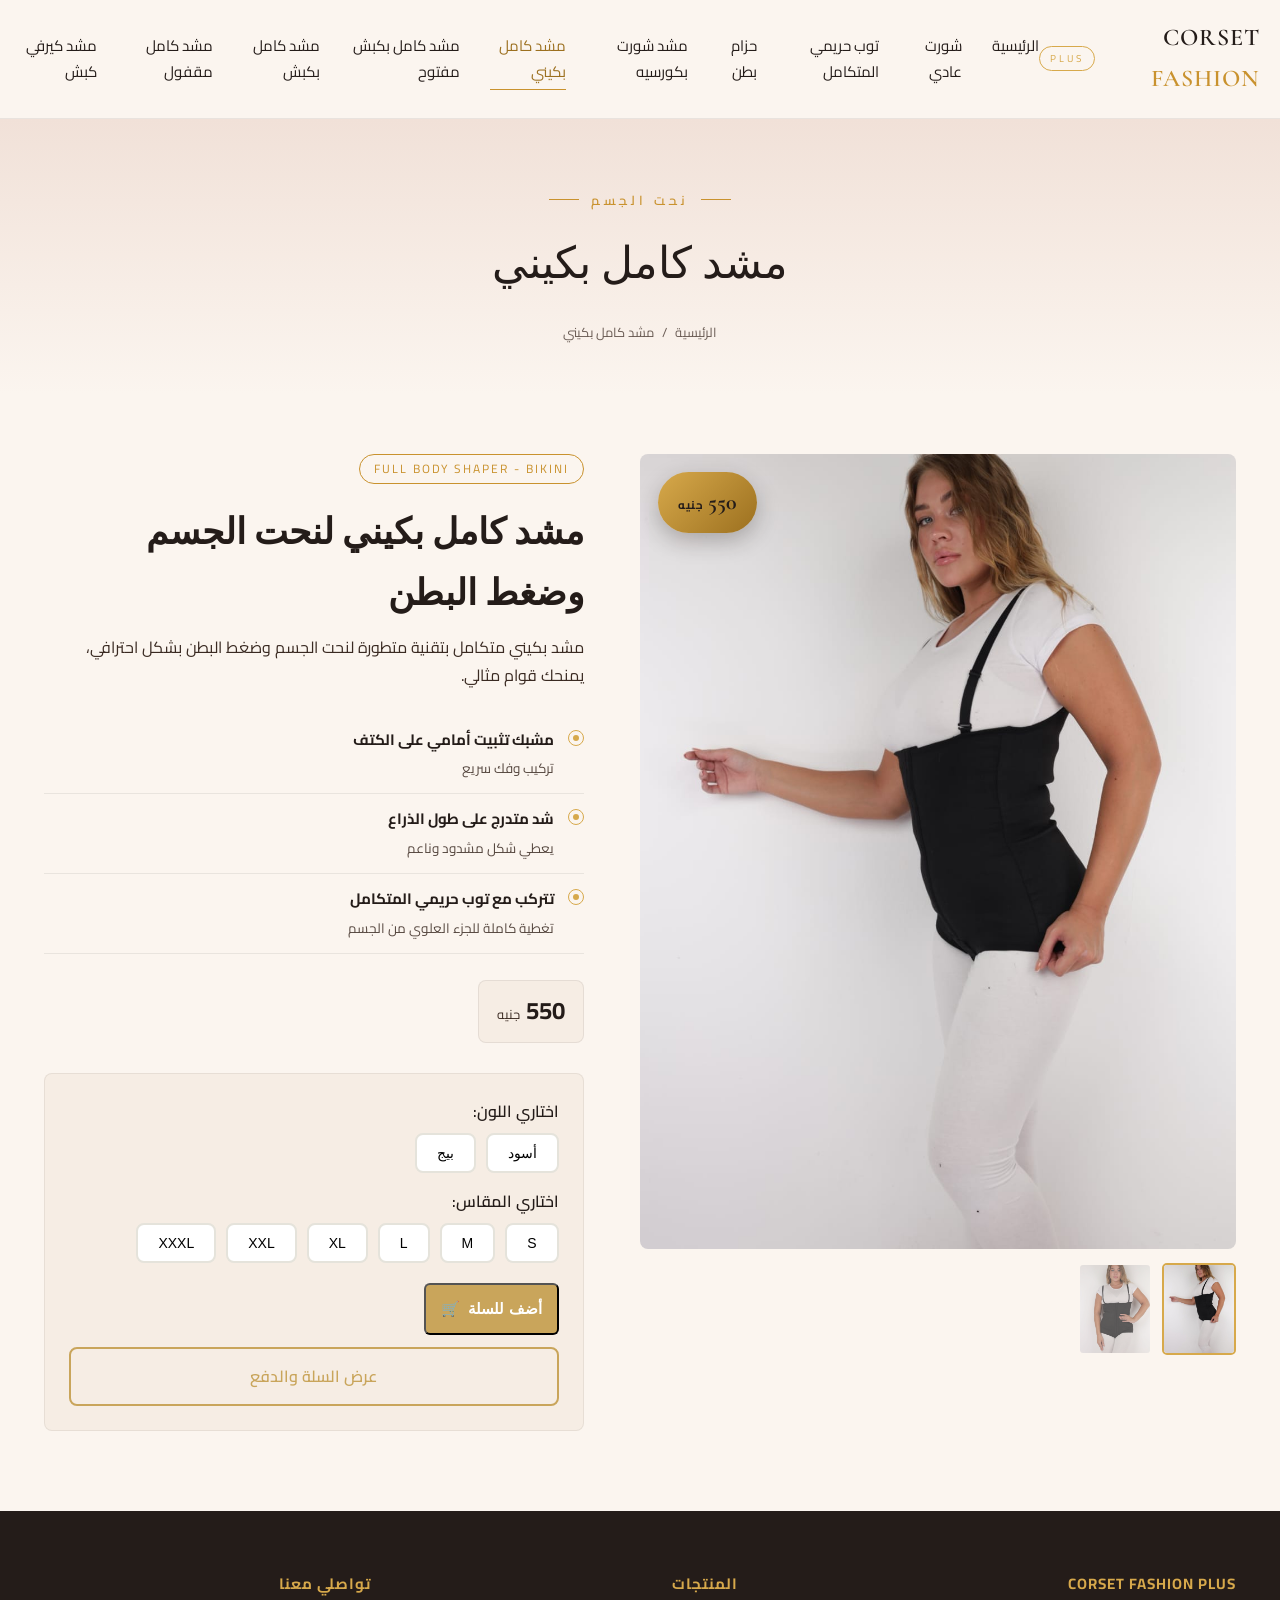
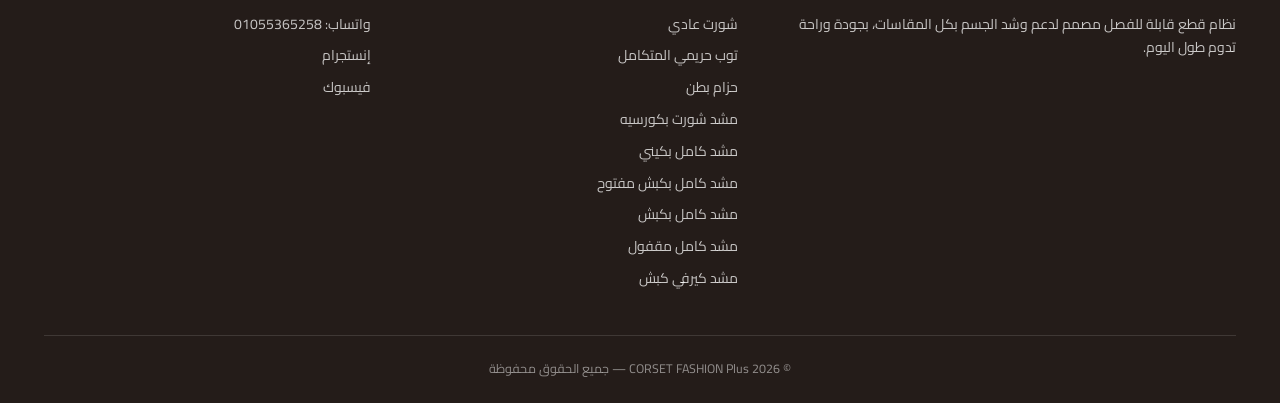
<file: sleeves.html>
<!DOCTYPE html>
<html lang="ar" dir="rtl">
<head>
<meta charset="UTF-8">
<meta name="viewport" content="width=device-width, initial-scale=1.0">
<title>مشد كامل بكيني | CORSET FASHION Plus</title>
<meta name="description" content="مشد بكيني متكامل بتقنية متطورة لنحت الجسم وضغط البطن بشكل احترافي، يمنحك قوام مثالي ومشدود.">
<link rel="stylesheet" href="style.css">
<!-- Google tag (gtag.js) -->
<script async src="https://www.googletagmanager.com/gtag/js?id=G-3MM8K8JDG9"></script>
<script>
  window.dataLayer = window.dataLayer || [];
  function gtag(){dataLayer.push(arguments);}
  gtag('js', new Date());
  gtag('config', 'G-3MM8K8JDG9');
</script>
<!-- Meta Pixel Code -->
<script>
!function(f,b,e,v,n,t,s)
{if(f.fbq)return;n=f.fbq=function(){n.callMethod?
n.callMethod.apply(n,arguments):n.queue.push(arguments)};
if(!f._fbq)f._fbq=n;n.push=n;n.loaded=!0;n.version='2.0';
n.queue=[];t=b.createElement(e);t.async=!0;
t.src=v;s=b.getElementsByTagName(e)[0];
s.parentNode.insertBefore(t,s)}(window, document,'script',
'https://connect.facebook.net/en_US/fbevents.js');
fbq('init', '1414229307578927');
fbq('track', 'PageView');
</script>
<noscript><img height="1" width="1" style="display:none"
src="https://www.facebook.com/tr?id=1414229307578927&ev=PageView&noscript=1"
/></noscript>
<!-- End Meta Pixel Code -->
</head>
<body>
<header>
  <div class="wrap header-inner">
    <a href="index.html" class="logo">
      <span class="brand-en">CORSET <em>FASHION</em></span>
      <span class="plus-tag">PLUS</span>
    </a>
    <nav class="links">
      <a href="index.html">الرئيسية</a>
      <a href="shorts.html">شورت عادي</a>
      <a href="top.html">توب حريمي المتكامل</a>
      <a href="belt.html">حزام بطن</a>
      <a href="vest.html">مشد شورت بكورسيه</a>
      <a href="sleeves.html" class="active">مشد كامل بكيني</a>
      <a href="shorts-2.html">مشد كامل بكبش مفتوح</a>
      <a href="belt-shorts.html">مشد كامل بكبش</a>
      <a href="full-closed.html">مشد كامل مقفول</a>
      <a href="curvy.html">مشد كيرفي كبش</a>
    </nav>
    <button class="menu-btn" onclick="document.getElementById('mobileMenu').classList.add('open')">☰</button>
  </div>
</header>
<div id="mobileMenu">
  <button class="close-btn" onclick="document.getElementById('mobileMenu').classList.remove('open')">×</button>
  <a href="index.html">الرئيسية</a>
  <a href="shorts.html">شورت عادي</a>
  <a href="top.html">توب حريمي المتكامل</a>
  <a href="belt.html">حزام بطن</a>
  <a href="vest.html">مشد شورت بكورسيه</a>
  <a href="sleeves.html">مشد كامل بكيني</a>
  <a href="shorts-2.html">مشد كامل بكبش مفتوح</a>
  <a href="belt-shorts.html">مشد كامل بكبش</a>
  <a href="full-closed.html">مشد كامل مقفول</a>
  <a href="curvy.html">مشد كيرفي كبش</a>
</div>


<section class="page-hero">
  <div class="wrap">
    <div class="eyebrow">نحت الجسم</div>
    <h1>مشد كامل بكيني</h1>
    <div class="crumbs"><a href="index.html">الرئيسية</a> / <span>مشد كامل بكيني</span></div>
  </div>
</section>

<section class="product-view">
  <div class="wrap product-grid">
    <div>
      <div class="gallery-main"><div class="price-badge"><span class="num">550</span><span class="cur">جنيه</span></div><img id="mainImg" src="images/colombian-1.jpg" alt="مشد كامل بكيني"></div>
      <div class="gallery-thumbs">
        <img src="images/colombian-1.jpg" class="active" onclick="document.getElementById('mainImg').src=this.src;document.querySelectorAll('.gallery-thumbs img').forEach(x=>x.classList.remove('active'));this.classList.add('active');">
<img src="images/colombian-2.jpg" class="" onclick="document.getElementById('mainImg').src=this.src;document.querySelectorAll('.gallery-thumbs img').forEach(x=>x.classList.remove('active'));this.classList.add('active');">

      </div>
    </div>
    <div class="product-info">
      <span class="part-tag">Full Body Shaper - Bikini</span>
      <h1>مشد كامل بكيني لنحت الجسم وضغط البطن</h1>
      <p class="desc">مشد بكيني متكامل بتقنية متطورة لنحت الجسم وضغط البطن بشكل احترافي، يمنحك قوام مثالي.</p>
      <ul class="feature-list">
        <li><span class="hook"></span><div class="txt"><strong>مشبك تثبيت أمامي على الكتف</strong><span>تركيب وفك سريع</span></div></li>
<li><span class="hook"></span><div class="txt"><strong>شد متدرج على طول الذراع</strong><span>يعطي شكل مشدود وناعم</span></div></li>
<li><span class="hook"></span><div class="txt"><strong>تتركب مع توب حريمي المتكامل</strong><span>تغطية كاملة للجزء العلوي من الجسم</span></div></li>

      </ul>
      <div class="price-box">
        <span class="price-tag"><span class="amount">550</span><span class="currency">جنيه</span></span>
      </div>

      <div class="order-box">
        <div style="margin-bottom:15px;">
          <label style="display:block;margin-bottom:8px;font-weight:600;">اختاري اللون:</label>
          <div id="colorOptions" style="display:flex;gap:10px;flex-wrap:wrap;"></div>
        </div>

        <div style="margin-bottom:20px;">
          <label style="display:block;margin-bottom:8px;font-weight:600;">اختاري المقاس:</label>
          <div id="sizeOptions" style="display:flex;gap:10px;flex-wrap:wrap;"></div>
        </div>

        <button id="addToCart" class="whatsapp-btn" style="background:#c9a55b;display:flex;align-items:center;justify-content:center;gap:8px;">
          <span>أضف للسلة</span>
          <span>🛒</span>
        </button>

        <a href="checkout.html" style="display:block;text-align:center;margin-top:12px;padding:14px;border:2px solid #c9a55b;color:#c9a55b;text-decoration:none;border-radius:8px;font-weight:600;">
          عرض السلة والدفع
        </a>
      </div>
    </div>
  </div>
</section>

<footer>
  <div class="wrap">
    <div class="footer-grid">
      <div>
        <h4>CORSET FASHION PLUS</h4>
        <p>نظام قطع قابلة للفصل مصمم لدعم وشد الجسم بكل المقاسات، بجودة وراحة تدوم طول اليوم.</p>
      </div>
      <div>
        <h4>المنتجات</h4>
        <a href="shorts.html">شورت عادي</a>
        <a href="top.html">توب حريمي المتكامل</a>
        <a href="belt.html">حزام بطن</a>
        <a href="vest.html">مشد شورت بكورسيه</a>
        <a href="sleeves.html">مشد كامل بكيني</a>
        <a href="shorts-2.html">مشد كامل بكبش مفتوح</a>
        <a href="belt-shorts.html">مشد كامل بكبش</a>
        <a href="full-closed.html">مشد كامل مقفول</a>
        <a href="curvy.html">مشد كيرفي كبش</a>
      </div>
      <div>
        <h4>تواصلي معنا</h4>
        <a href="https://wa.me/201055365258">واتساب: 01055365258</a>
        <a href="https://www.instagram.com/corsetfashionplus" target="_blank" rel="noopener">إنستجرام</a>
        <a href="https://www.facebook.com/share/19PnfP7QKM/" target="_blank" rel="noopener">فيسبوك</a>
      </div>
    </div>
    <div class="footer-bottom">© 2026 CORSET FASHION Plus — جميع الحقوق محفوظة</div>
  </div>
</footer>
<script>
document.querySelectorAll('#mobileMenu a').forEach(a=>{
  a.addEventListener('click',()=>document.getElementById('mobileMenu').classList.remove('open'));
});
</script>


<script>
/* ===== Scroll reveal ===== */
(function(){
  var targets = document.querySelectorAll(
    '.pcard, .piece-card, .banner-card, .shape-item, .trust-item, .gpoint, .section-head, .seal-wrap, .guarantee-text, .product-info, .gallery-main, .page-hero h1, .page-hero p, .hero h1, .hero p'
  );
  targets.forEach(function(el, i){
    el.classList.add('reveal-init');
    el.style.transitionDelay = (Math.min(i % 6, 5) * 70) + 'ms';
  });
  var io = new IntersectionObserver(function(entries){
    entries.forEach(function(entry){
      if(entry.isIntersecting){
        entry.target.classList.add('is-visible');
        io.unobserve(entry.target);
      }
    });
  }, {threshold:0.12, rootMargin:'0px 0px -40px 0px'});
  targets.forEach(function(el){ io.observe(el); });
})();

/* ===== Light 3D tilt on cards ===== */
(function(){
  var cards = document.querySelectorAll('.pcard, .piece-card, .banner-card');
  if(window.matchMedia('(pointer: coarse)').matches) return; // skip on touch devices
  cards.forEach(function(card){
    card.classList.add('tilt-wrap');
    card.addEventListener('mousemove', function(e){
      var r = card.getBoundingClientRect();
      var x = e.clientX - r.left;
      var y = e.clientY - r.top;
      var rx = ((y / r.height) - 0.5) * -8;
      var ry = ((x / r.width) - 0.5) * 8;
      card.style.transform = 'perspective(700px) rotateX(' + rx + 'deg) rotateY(' + ry + 'deg) translateY(-4px)';
    });
    card.addEventListener('mouseleave', function(){
      card.style.transform = 'perspective(700px) rotateX(0) rotateY(0) translateY(0)';
    });
  });
})();
</script>

<script>
const productData = {
  id: 'sleeves',
  name: 'مشد كامل بكيني',
  price: 550,
  colors: ['أسود', 'بيج'],
  sizes: ['S', 'M', 'L', 'XL', 'XXL', 'XXXL']
};

let selectedColor = '';
let selectedSize = '';

function displayColors() {
  const colorOptionsEl = document.getElementById('colorOptions');
  productData.colors.forEach(color => {
    const btn = document.createElement('button');
    btn.className = 'variant-btn';
    btn.textContent = color;
    btn.onclick = () => selectColor(color, btn);
    colorOptionsEl.appendChild(btn);
  });
}

function displaySizes() {
  const sizeOptionsEl = document.getElementById('sizeOptions');
  productData.sizes.forEach(size => {
    const btn = document.createElement('button');
    btn.className = 'variant-btn';
    btn.textContent = size;
    btn.onclick = () => selectSize(size, btn);
    sizeOptionsEl.appendChild(btn);
  });
}

function selectColor(color, btn) {
  document.querySelectorAll('#colorOptions .variant-btn').forEach(b => b.classList.remove('selected'));
  btn.classList.add('selected');
  selectedColor = color;
}

function selectSize(size, btn) {
  document.querySelectorAll('#sizeOptions .variant-btn').forEach(b => b.classList.remove('selected'));
  btn.classList.add('selected');
  selectedSize = size;
}

document.getElementById('addToCart').addEventListener('click', function() {
  if (!selectedColor) { alert('من فضلك اختاري اللون'); return; }
  if (!selectedSize) { alert('من فضلك اختاري المقاس'); return; }

  let cart = JSON.parse(localStorage.getItem('cart') || '[]');
  const existingIndex = cart.findIndex(item => item.id === productData.id && item.color === selectedColor && item.size === selectedSize);

  if (existingIndex > -1) {
    cart[existingIndex].qty += 1;
  } else {
    cart.push({
      id: productData.id,
      name: productData.name,
      price: productData.price,
      color: selectedColor,
      size: selectedSize,
      qty: 1
    });
  }

  localStorage.setItem('cart', JSON.stringify(cart));
  this.innerHTML = '<span>تم الإضافة ✓</span>';
  this.style.background = '#25D366';
  setTimeout(() => {
    this.innerHTML = '<span>أضف للسلة</span><span>🛒</span>';
    this.style.background = '#c9a55b';
  }, 2000);
});

displayColors();
displaySizes();
</script>

<style>
.variant-btn {
  padding: 10px 20px;
  border: 2px solid #e5e3db;
  background: #fff;
  border-radius: 8px;
  cursor: pointer;
  font-size: 14px;
  font-weight: 500;
  transition: all 0.2s;
}
.variant-btn:hover { border-color: #c9a55b; }
.variant-btn.selected {
  border-color: #c9a55b;
  background: #faf9f5;
  font-weight: 600;
}
</style>


<script>
/* ===== WhatsApp Click Tracking ===== */
document.querySelectorAll('a[href*="wa.me"]').forEach(function(btn){
  btn.addEventListener('click', function(e){
    var productName = document.title.replace(' | CORSET FASHION Plus', '');
    var buttonText = this.textContent.trim();
    gtag('event', 'whatsapp_click', {
      'event_category': 'engagement',
      'event_label': productName,
      'button_text': buttonText,
      'page_url': window.location.pathname
    });
  });
});
</script>

</body>
</html>
</file>
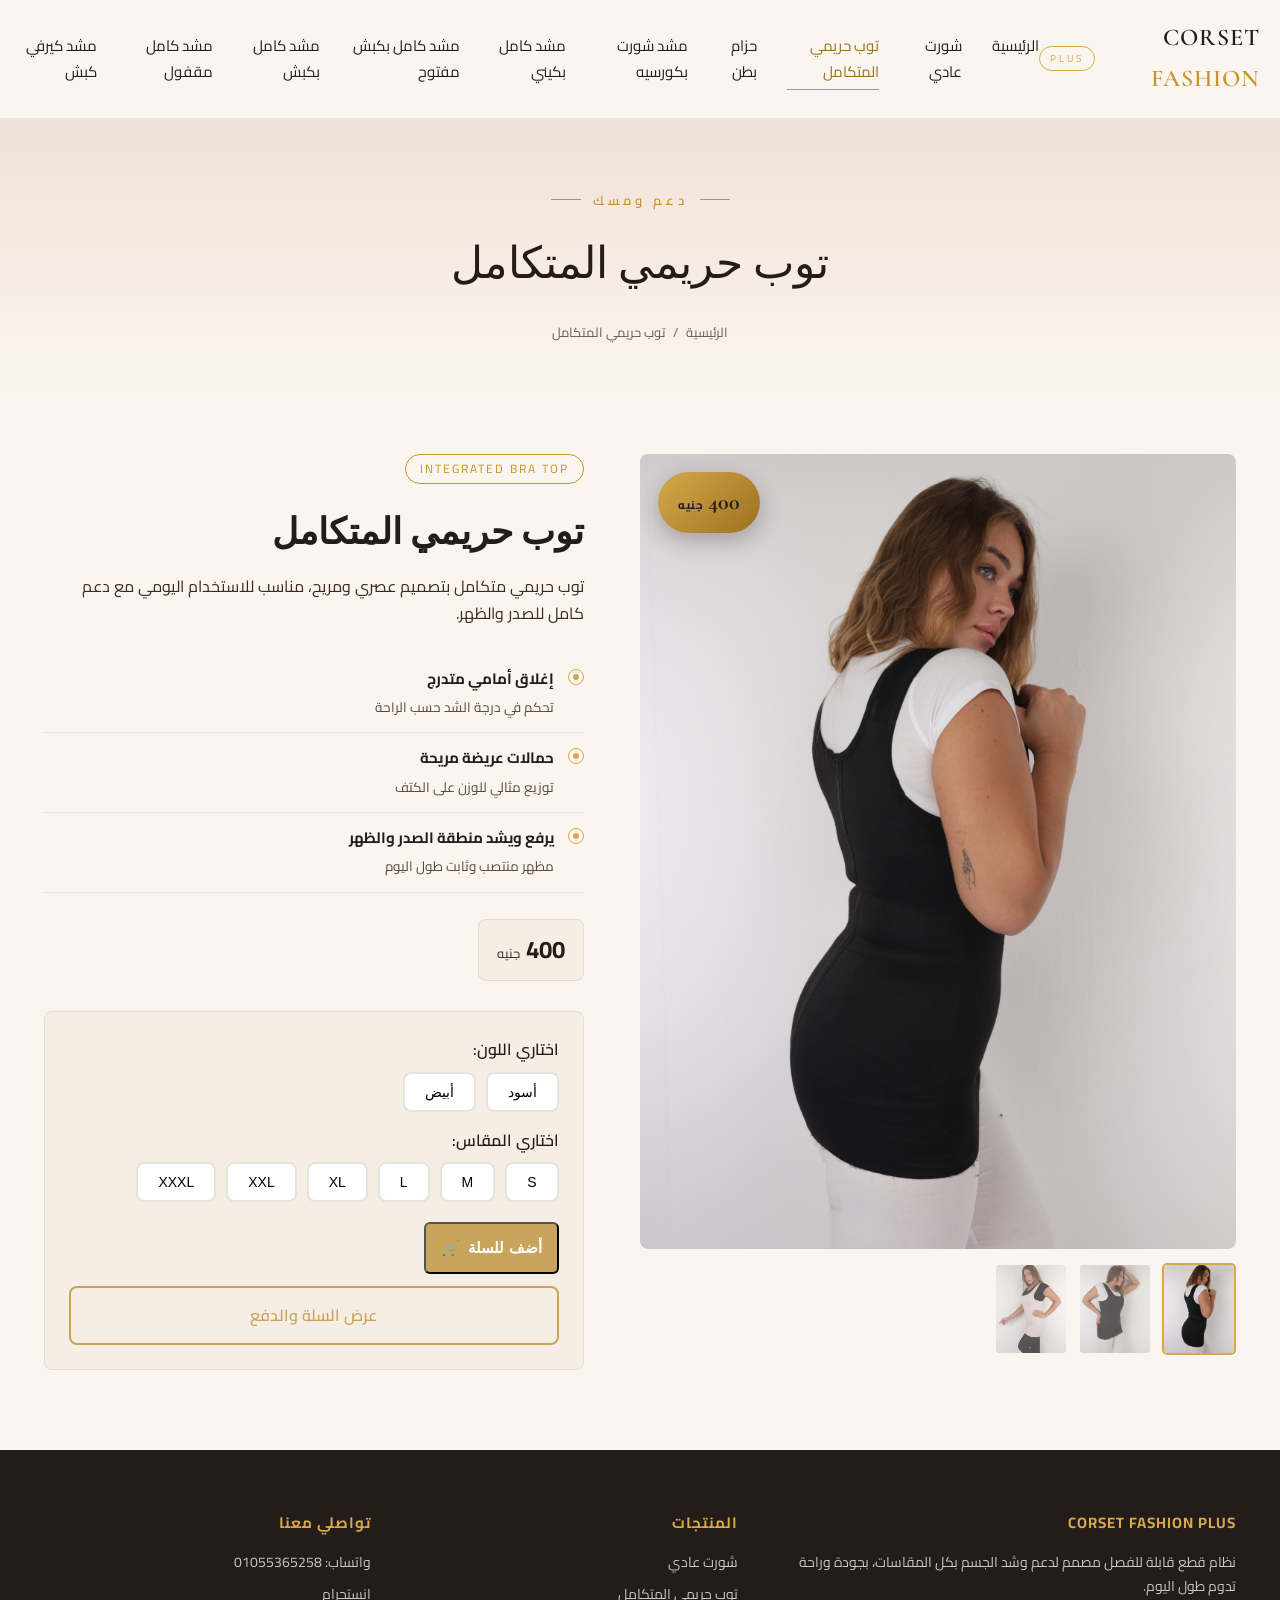
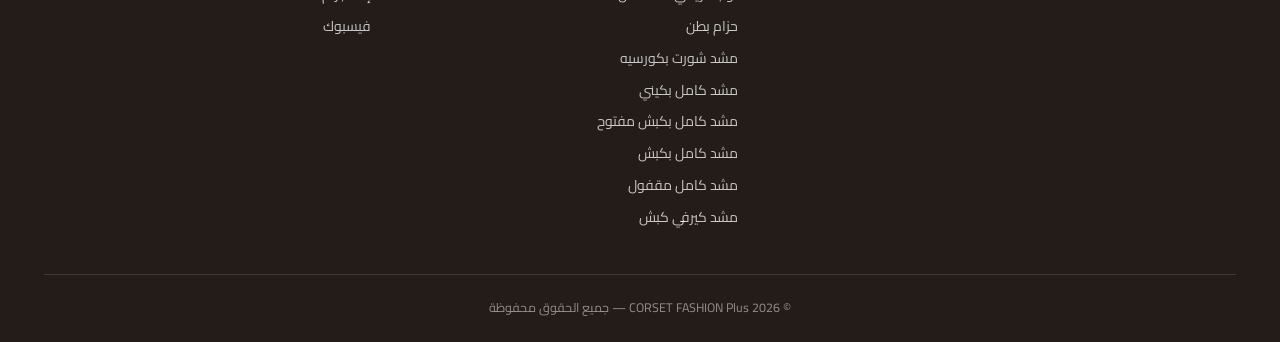
<file: top.html>
<!DOCTYPE html>
<html lang="ar" dir="rtl">
<head>
<meta charset="UTF-8">
<meta name="viewport" content="width=device-width, initial-scale=1.0">
<title>توب حريمي المتكامل | CORSET FASHION Plus</title>
<meta name="description" content="توب شد للصدر والظهر بحمالات وإغلاق أمامي بالكالوين، بيدي مسكة ودعم للجزء العلوي من الجسم ويتركب بسهولة فوق شورت عادي.">
<link rel="stylesheet" href="style.css">
<!-- Google tag (gtag.js) -->
<script async src="https://www.googletagmanager.com/gtag/js?id=G-3MM8K8JDG9"></script>
<script>
  window.dataLayer = window.dataLayer || [];
  function gtag(){dataLayer.push(arguments);}
  gtag('js', new Date());
  gtag('config', 'G-3MM8K8JDG9');
</script>
<!-- Meta Pixel Code -->
<script>
!function(f,b,e,v,n,t,s)
{if(f.fbq)return;n=f.fbq=function(){n.callMethod?
n.callMethod.apply(n,arguments):n.queue.push(arguments)};
if(!f._fbq)f._fbq=n;n.push=n;n.loaded=!0;n.version='2.0';
n.queue=[];t=b.createElement(e);t.async=!0;
t.src=v;s=b.getElementsByTagName(e)[0];
s.parentNode.insertBefore(t,s)}(window, document,'script',
'https://connect.facebook.net/en_US/fbevents.js');
fbq('init', '1414229307578927');
fbq('track', 'PageView');
</script>
<noscript><img height="1" width="1" style="display:none"
src="https://www.facebook.com/tr?id=1414229307578927&ev=PageView&noscript=1"
/></noscript>
<!-- End Meta Pixel Code -->
</head>
<body>
<header>
  <div class="wrap header-inner">
    <a href="index.html" class="logo">
      <span class="brand-en">CORSET <em>FASHION</em></span>
      <span class="plus-tag">PLUS</span>
    </a>
    <nav class="links">
      <a href="index.html">الرئيسية</a>
      <a href="shorts.html">شورت عادي</a>
      <a href="top.html" class="active">توب حريمي المتكامل</a>
      <a href="belt.html">حزام بطن</a>
      <a href="vest.html">مشد شورت بكورسيه</a>
      <a href="sleeves.html">مشد كامل بكيني</a>
      <a href="shorts-2.html">مشد كامل بكبش مفتوح</a>
      <a href="belt-shorts.html">مشد كامل بكبش</a>
      <a href="full-closed.html">مشد كامل مقفول</a>
      <a href="curvy.html">مشد كيرفي كبش</a>
    </nav>
    <button class="menu-btn" onclick="document.getElementById('mobileMenu').classList.add('open')">☰</button>
  </div>
</header>
<div id="mobileMenu">
  <button class="close-btn" onclick="document.getElementById('mobileMenu').classList.remove('open')">×</button>
  <a href="index.html">الرئيسية</a>
  <a href="shorts.html">شورت عادي</a>
  <a href="top.html">توب حريمي المتكامل</a>
  <a href="belt.html">حزام بطن</a>
  <a href="vest.html">مشد شورت بكورسيه</a>
  <a href="sleeves.html">مشد كامل بكيني</a>
  <a href="shorts-2.html">مشد كامل بكبش مفتوح</a>
  <a href="belt-shorts.html">مشد كامل بكبش</a>
  <a href="full-closed.html">مشد كامل مقفول</a>
  <a href="curvy.html">مشد كيرفي كبش</a>
</div>


<section class="page-hero">
  <div class="wrap">
    <div class="eyebrow">دعم ومسك</div>
    <h1>توب حريمي المتكامل</h1>
    <div class="crumbs"><a href="index.html">الرئيسية</a> / <span>توب حريمي المتكامل</span></div>
  </div>
</section>

<section class="product-view">
  <div class="wrap product-grid">
    <div>
      <div class="gallery-main"><div class="price-badge"><span class="num">400</span><span class="cur">جنيه</span></div><img id="mainImg" src="images/top-complete-1.jpg" alt="توب حريمي المتكامل"></div>
      <div class="gallery-thumbs">
        <img src="images/top-complete-1.jpg" class="active" onclick="document.getElementById('mainImg').src=this.src;document.querySelectorAll('.gallery-thumbs img').forEach(x=>x.classList.remove('active'));this.classList.add('active');">
<img src="images/top-complete-2.jpg" class="" onclick="document.getElementById('mainImg').src=this.src;document.querySelectorAll('.gallery-thumbs img').forEach(x=>x.classList.remove('active'));this.classList.add('active');">
<img src="images/top-complete-3.jpg" class="" onclick="document.getElementById('mainImg').src=this.src;document.querySelectorAll('.gallery-thumbs img').forEach(x=>x.classList.remove('active'));this.classList.add('active');">

      </div>
    </div>
    <div class="product-info">
      <span class="part-tag">Integrated Bra Top</span>
      <h1>توب حريمي المتكامل</h1>
      <p class="desc">توب حريمي متكامل بتصميم عصري ومريح، مناسب للاستخدام اليومي مع دعم كامل للصدر والظهر.</p>
      <ul class="feature-list">
        <li><span class="hook"></span><div class="txt"><strong>إغلاق أمامي متدرج</strong><span>تحكم في درجة الشد حسب الراحة</span></div></li>
<li><span class="hook"></span><div class="txt"><strong>حمالات عريضة مريحة</strong><span>توزيع مثالي للوزن على الكتف</span></div></li>
<li><span class="hook"></span><div class="txt"><strong>يرفع ويشد منطقة الصدر والظهر</strong><span>مظهر منتصب وثابت طول اليوم</span></div></li>

      </ul>
      <div class="price-box">
        <span class="price-tag"><span class="amount">400</span><span class="currency">جنيه</span></span>
      </div>

      <div class="order-box">
        <div style="margin-bottom:15px;">
          <label style="display:block;margin-bottom:8px;font-weight:600;">اختاري اللون:</label>
          <div id="colorOptions" style="display:flex;gap:10px;flex-wrap:wrap;"></div>
        </div>

        <div style="margin-bottom:20px;">
          <label style="display:block;margin-bottom:8px;font-weight:600;">اختاري المقاس:</label>
          <div id="sizeOptions" style="display:flex;gap:10px;flex-wrap:wrap;"></div>
        </div>

        <button id="addToCart" class="whatsapp-btn" style="background:#c9a55b;display:flex;align-items:center;justify-content:center;gap:8px;">
          <span>أضف للسلة</span>
          <span>🛒</span>
        </button>

        <a href="checkout.html" style="display:block;text-align:center;margin-top:12px;padding:14px;border:2px solid #c9a55b;color:#c9a55b;text-decoration:none;border-radius:8px;font-weight:600;">
          عرض السلة والدفع
        </a>
      </div>
    </div>
  </div>
</section>

<footer>
  <div class="wrap">
    <div class="footer-grid">
      <div>
        <h4>CORSET FASHION PLUS</h4>
        <p>نظام قطع قابلة للفصل مصمم لدعم وشد الجسم بكل المقاسات، بجودة وراحة تدوم طول اليوم.</p>
      </div>
      <div>
        <h4>المنتجات</h4>
        <a href="shorts.html">شورت عادي</a>
        <a href="top.html">توب حريمي المتكامل</a>
        <a href="belt.html">حزام بطن</a>
        <a href="vest.html">مشد شورت بكورسيه</a>
        <a href="sleeves.html">مشد كامل بكيني</a>
        <a href="shorts-2.html">مشد كامل بكبش مفتوح</a>
        <a href="belt-shorts.html">مشد كامل بكبش</a>
        <a href="full-closed.html">مشد كامل مقفول</a>
        <a href="curvy.html">مشد كيرفي كبش</a>
      </div>
      <div>
        <h4>تواصلي معنا</h4>
        <a href="https://wa.me/201055365258">واتساب: 01055365258</a>
        <a href="https://www.instagram.com/corsetfashionplus" target="_blank" rel="noopener">إنستجرام</a>
        <a href="https://www.facebook.com/share/19PnfP7QKM/" target="_blank" rel="noopener">فيسبوك</a>
      </div>
    </div>
    <div class="footer-bottom">© 2026 CORSET FASHION Plus — جميع الحقوق محفوظة</div>
  </div>
</footer>
<script>
document.querySelectorAll('#mobileMenu a').forEach(a=>{
  a.addEventListener('click',()=>document.getElementById('mobileMenu').classList.remove('open'));
});
</script>


<script>
/* ===== Scroll reveal ===== */
(function(){
  var targets = document.querySelectorAll(
    '.pcard, .piece-card, .banner-card, .shape-item, .trust-item, .gpoint, .section-head, .seal-wrap, .guarantee-text, .product-info, .gallery-main, .page-hero h1, .page-hero p, .hero h1, .hero p'
  );
  targets.forEach(function(el, i){
    el.classList.add('reveal-init');
    el.style.transitionDelay = (Math.min(i % 6, 5) * 70) + 'ms';
  });
  var io = new IntersectionObserver(function(entries){
    entries.forEach(function(entry){
      if(entry.isIntersecting){
        entry.target.classList.add('is-visible');
        io.unobserve(entry.target);
      }
    });
  }, {threshold:0.12, rootMargin:'0px 0px -40px 0px'});
  targets.forEach(function(el){ io.observe(el); });
})();

/* ===== Light 3D tilt on cards ===== */
(function(){
  var cards = document.querySelectorAll('.pcard, .piece-card, .banner-card');
  if(window.matchMedia('(pointer: coarse)').matches) return; // skip on touch devices
  cards.forEach(function(card){
    card.classList.add('tilt-wrap');
    card.addEventListener('mousemove', function(e){
      var r = card.getBoundingClientRect();
      var x = e.clientX - r.left;
      var y = e.clientY - r.top;
      var rx = ((y / r.height) - 0.5) * -8;
      var ry = ((x / r.width) - 0.5) * 8;
      card.style.transform = 'perspective(700px) rotateX(' + rx + 'deg) rotateY(' + ry + 'deg) translateY(-4px)';
    });
    card.addEventListener('mouseleave', function(){
      card.style.transform = 'perspective(700px) rotateX(0) rotateY(0) translateY(0)';
    });
  });
})();
</script>

<script>
const productData = {
  id: 'top',
  name: 'توب حريمي المتكامل',
  price: 400,
  colors: ['أسود', 'أبيض'],
  sizes: ['S', 'M', 'L', 'XL', 'XXL', 'XXXL']
};

let selectedColor = '';
let selectedSize = '';

function displayColors() {
  const colorOptionsEl = document.getElementById('colorOptions');
  productData.colors.forEach(color => {
    const btn = document.createElement('button');
    btn.className = 'variant-btn';
    btn.textContent = color;
    btn.onclick = () => selectColor(color, btn);
    colorOptionsEl.appendChild(btn);
  });
}

function displaySizes() {
  const sizeOptionsEl = document.getElementById('sizeOptions');
  productData.sizes.forEach(size => {
    const btn = document.createElement('button');
    btn.className = 'variant-btn';
    btn.textContent = size;
    btn.onclick = () => selectSize(size, btn);
    sizeOptionsEl.appendChild(btn);
  });
}

function selectColor(color, btn) {
  document.querySelectorAll('#colorOptions .variant-btn').forEach(b => b.classList.remove('selected'));
  btn.classList.add('selected');
  selectedColor = color;
}

function selectSize(size, btn) {
  document.querySelectorAll('#sizeOptions .variant-btn').forEach(b => b.classList.remove('selected'));
  btn.classList.add('selected');
  selectedSize = size;
}

document.getElementById('addToCart').addEventListener('click', function() {
  if (!selectedColor) {
    alert('من فضلك اختاري اللون');
    return;
  }
  if (!selectedSize) {
    alert('من فضلك اختاري المقاس');
    return;
  }

  let cart = JSON.parse(localStorage.getItem('cart') || '[]');
  const existingIndex = cart.findIndex(item =>
    item.id === productData.id &&
    item.color === selectedColor &&
    item.size === selectedSize
  );

  if (existingIndex > -1) {
    cart[existingIndex].qty += 1;
  } else {
    cart.push({
      id: productData.id,
      name: productData.name,
      price: productData.price,
      color: selectedColor,
      size: selectedSize,
      qty: 1
    });
  }

  localStorage.setItem('cart', JSON.stringify(cart));

  this.innerHTML = '<span>تم الإضافة ✓</span>';
  this.style.background = '#25D366';

  setTimeout(() => {
    this.innerHTML = '<span>أضف للسلة</span><span>🛒</span>';
    this.style.background = '#c9a55b';
  }, 2000);
});

displayColors();
displaySizes();
</script>

<style>
.variant-btn {
  padding: 10px 20px;
  border: 2px solid #e5e3db;
  background: #fff;
  border-radius: 8px;
  cursor: pointer;
  font-size: 14px;
  font-weight: 500;
  transition: all 0.2s;
}
.variant-btn:hover {
  border-color: #c9a55b;
}
.variant-btn.selected {
  border-color: #c9a55b;
  background: #faf9f5;
  font-weight: 600;
}
</style>


<script>
/* ===== WhatsApp Click Tracking ===== */
document.querySelectorAll('a[href*="wa.me"]').forEach(function(btn){
  btn.addEventListener('click', function(e){
    var productName = document.title.replace(' | CORSET FASHION Plus', '');
    var buttonText = this.textContent.trim();
    gtag('event', 'whatsapp_click', {
      'event_category': 'engagement',
      'event_label': productName,
      'button_text': buttonText,
      'page_url': window.location.pathname
    });
  });
});
</script>

</body>
</html>
</file>
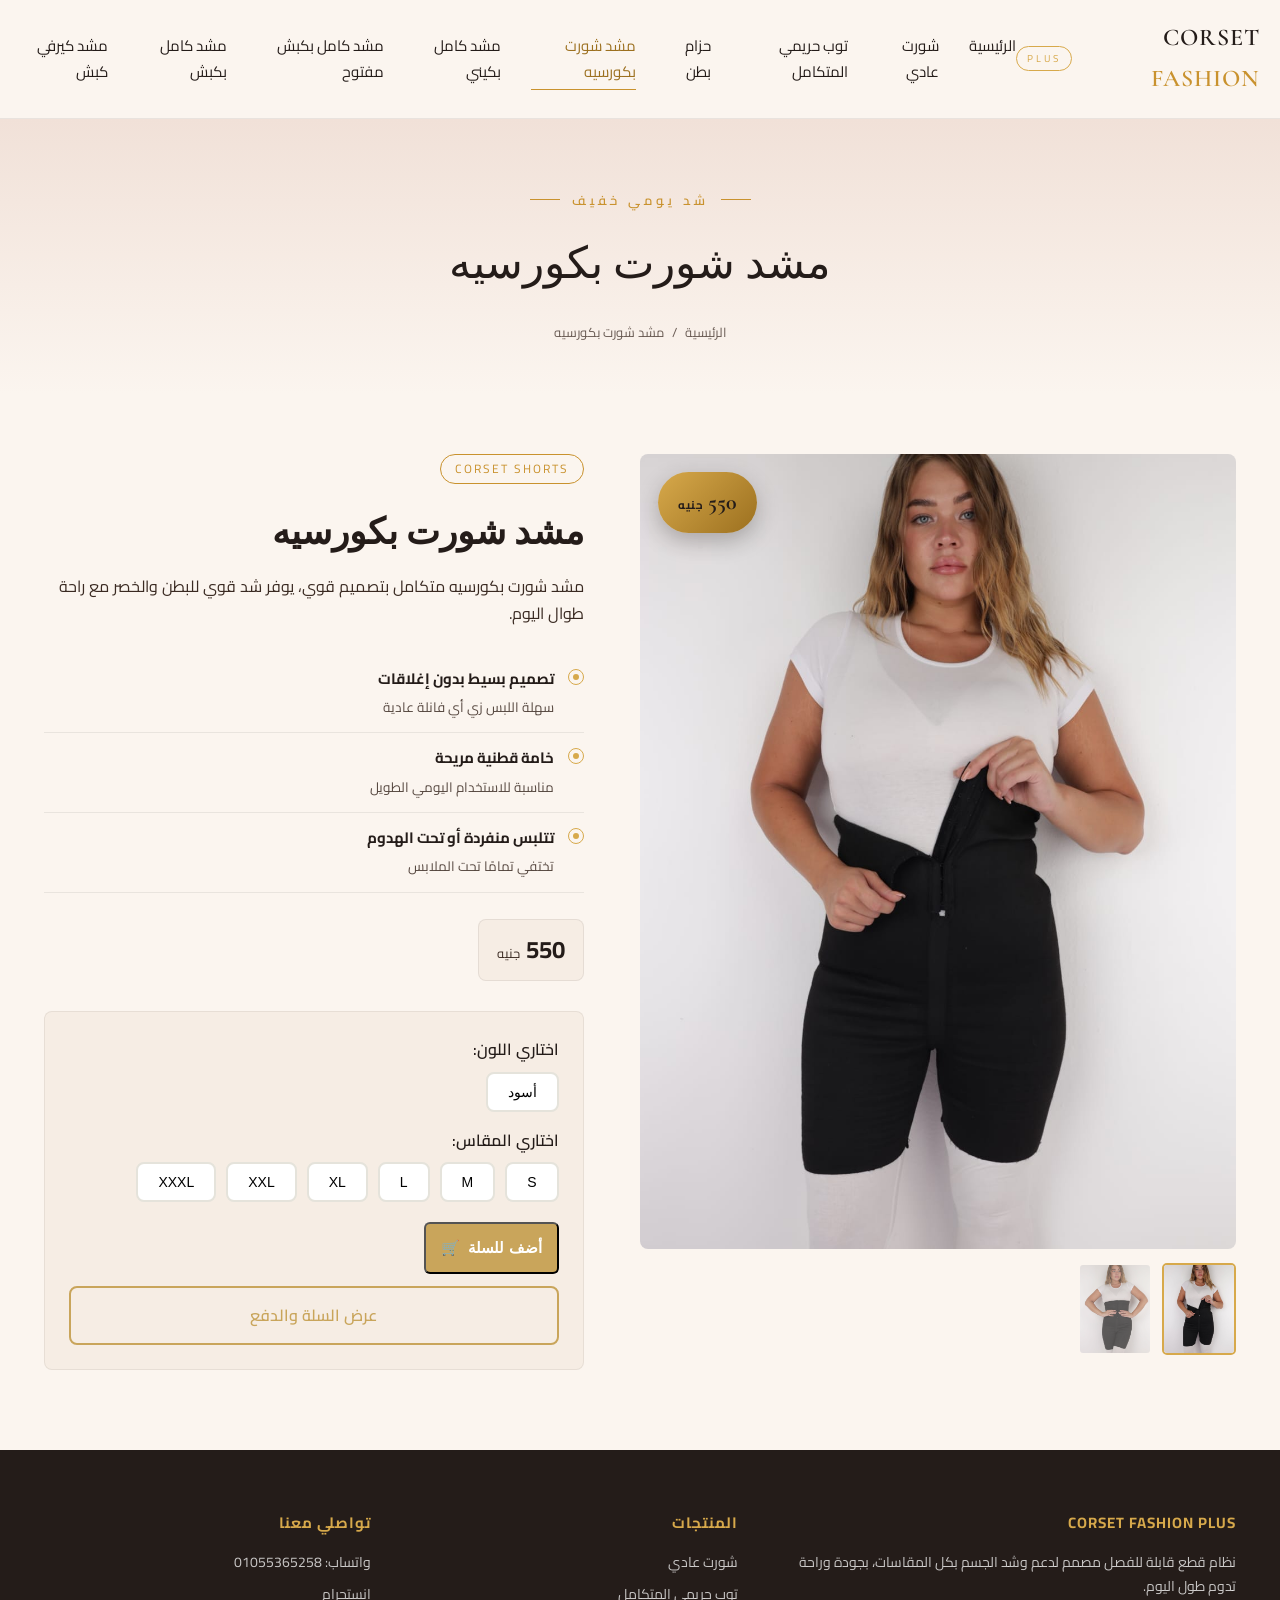
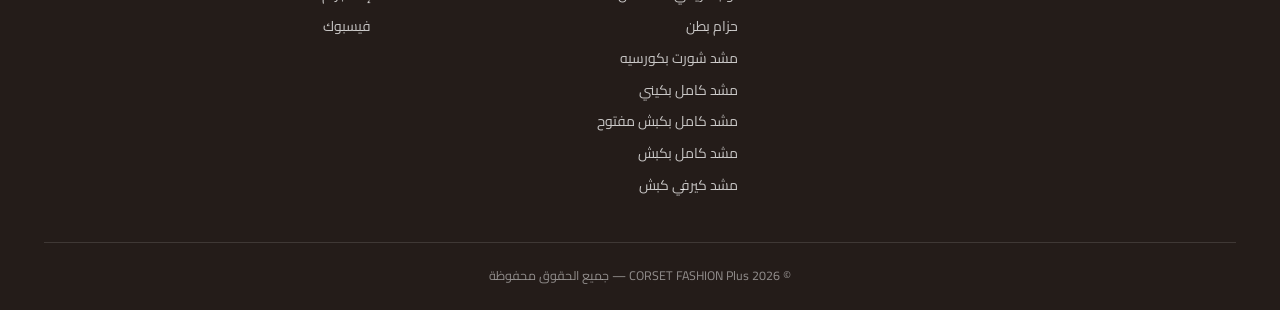
<file: vest.html>
<!DOCTYPE html>
<html lang="ar" dir="rtl">
<head>
<meta charset="UTF-8">
<meta name="viewport" content="width=device-width, initial-scale=1.0">
<title>مشد شورت بكورسيه | CORSET FASHION Plus</title>
<meta name="description" content="مشد شورت بكورسيه متكامل بتصميم قوي، يوفر شد قوي للبطن والخصر مع راحة طوال اليوم.">
<link rel="stylesheet" href="style.css">
<!-- Google tag (gtag.js) -->
<script async src="https://www.googletagmanager.com/gtag/js?id=G-3MM8K8JDG9"></script>
<script>
  window.dataLayer = window.dataLayer || [];
  function gtag(){dataLayer.push(arguments);}
  gtag('js', new Date());
  gtag('config', 'G-3MM8K8JDG9');
</script>
<!-- Meta Pixel Code -->
<script>
!function(f,b,e,v,n,t,s)
{if(f.fbq)return;n=f.fbq=function(){n.callMethod?
n.callMethod.apply(n,arguments):n.queue.push(arguments)};
if(!f._fbq)f._fbq=n;n.push=n;n.loaded=!0;n.version='2.0';
n.queue=[];t=b.createElement(e);t.async=!0;
t.src=v;s=b.getElementsByTagName(e)[0];
s.parentNode.insertBefore(t,s)}(window, document,'script',
'https://connect.facebook.net/en_US/fbevents.js');
fbq('init', '1414229307578927');
fbq('track', 'PageView');
</script>
<noscript><img height="1" width="1" style="display:none"
src="https://www.facebook.com/tr?id=1414229307578927&ev=PageView&noscript=1"
/></noscript>
<!-- End Meta Pixel Code -->
</head>
<body>
<header>
  <div class="wrap header-inner">
    <a href="index.html" class="logo">
      <span class="brand-en">CORSET <em>FASHION</em></span>
      <span class="plus-tag">PLUS</span>
    </a>
    <nav class="links">
      <a href="index.html">الرئيسية</a>
      <a href="shorts.html">شورت عادي</a>
      <a href="top.html">توب حريمي المتكامل</a>
      <a href="belt.html">حزام بطن</a>
      <a href="vest.html" class="active">مشد شورت بكورسيه</a>
      <a href="sleeves.html">مشد كامل بكيني</a>
      <a href="shorts-2.html">مشد كامل بكبش مفتوح</a>
      <a href="belt-shorts.html">مشد كامل بكبش</a>
      <a href="curvy.html">مشد كيرفي كبش</a>
    </nav>
    <button class="menu-btn" onclick="document.getElementById('mobileMenu').classList.add('open')">☰</button>
  </div>
</header>
<div id="mobileMenu">
  <button class="close-btn" onclick="document.getElementById('mobileMenu').classList.remove('open')">×</button>
  <a href="index.html">الرئيسية</a>
  <a href="shorts.html">شورت عادي</a>
  <a href="top.html">توب حريمي المتكامل</a>
  <a href="belt.html">حزام بطن</a>
  <a href="vest.html">مشد شورت بكورسيه</a>
  <a href="sleeves.html">مشد كامل بكيني</a>
  <a href="shorts-2.html">مشد كامل بكبش مفتوح</a>
  <a href="belt-shorts.html">مشد كامل بكبش</a>
  <a href="curvy.html">مشد كيرفي كبش</a>
</div>


<section class="page-hero">
  <div class="wrap">
    <div class="eyebrow">شد يومي خفيف</div>
    <h1>مشد شورت بكورسيه</h1>
    <div class="crumbs"><a href="index.html">الرئيسية</a> / <span>مشد شورت بكورسيه</span></div>
  </div>
</section>

<section class="product-view">
  <div class="wrap product-grid">
    <div>
      <div class="gallery-main"><div class="price-badge"><span class="num">550</span><span class="cur">جنيه</span></div><img id="mainImg" src="images/shorts-corset-1.jpg" alt="مشد شورت بكورسيه"></div>
      <div class="gallery-thumbs">
        <img src="images/shorts-corset-1.jpg" class="active" onclick="document.getElementById('mainImg').src=this.src;document.querySelectorAll('.gallery-thumbs img').forEach(x=>x.classList.remove('active'));this.classList.add('active');">
<img src="images/shorts-corset-2.jpg" class="" onclick="document.getElementById('mainImg').src=this.src;document.querySelectorAll('.gallery-thumbs img').forEach(x=>x.classList.remove('active'));this.classList.add('active');">

      </div>
    </div>
    <div class="product-info">
      <span class="part-tag">Corset Shorts</span>
      <h1>مشد شورت بكورسيه</h1>
      <p class="desc">مشد شورت بكورسيه متكامل بتصميم قوي، يوفر شد قوي للبطن والخصر مع راحة طوال اليوم.</p>
      <ul class="feature-list">
        <li><span class="hook"></span><div class="txt"><strong>تصميم بسيط بدون إغلاقات</strong><span>سهلة اللبس زي أي فانلة عادية</span></div></li>
<li><span class="hook"></span><div class="txt"><strong>خامة قطنية مريحة</strong><span>مناسبة للاستخدام اليومي الطويل</span></div></li>
<li><span class="hook"></span><div class="txt"><strong>تتلبس منفردة أو تحت الهدوم</strong><span>تختفي تمامًا تحت الملابس</span></div></li>

      </ul>
      <div class="price-box">
        <span class="price-tag"><span class="amount">550</span><span class="currency">جنيه</span></span>
      </div>

      <div class="order-box">
        <div style="margin-bottom:15px;">
          <label style="display:block;margin-bottom:8px;font-weight:600;">اختاري اللون:</label>
          <div id="colorOptions" style="display:flex;gap:10px;flex-wrap:wrap;"></div>
        </div>

        <div style="margin-bottom:20px;">
          <label style="display:block;margin-bottom:8px;font-weight:600;">اختاري المقاس:</label>
          <div id="sizeOptions" style="display:flex;gap:10px;flex-wrap:wrap;"></div>
        </div>

        <button id="addToCart" class="whatsapp-btn" style="background:#c9a55b;display:flex;align-items:center;justify-content:center;gap:8px;">
          <span>أضف للسلة</span>
          <span>🛒</span>
        </button>

        <a href="checkout.html" style="display:block;text-align:center;margin-top:12px;padding:14px;border:2px solid #c9a55b;color:#c9a55b;text-decoration:none;border-radius:8px;font-weight:600;">
          عرض السلة والدفع
        </a>
      </div>
    </div>
  </div>
</section>

<footer>
  <div class="wrap">
    <div class="footer-grid">
      <div>
        <h4>CORSET FASHION PLUS</h4>
        <p>نظام قطع قابلة للفصل مصمم لدعم وشد الجسم بكل المقاسات، بجودة وراحة تدوم طول اليوم.</p>
      </div>
      <div>
        <h4>المنتجات</h4>
        <a href="shorts.html">شورت عادي</a>
        <a href="top.html">توب حريمي المتكامل</a>
        <a href="belt.html">حزام بطن</a>
        <a href="vest.html">مشد شورت بكورسيه</a>
        <a href="sleeves.html">مشد كامل بكيني</a>
        <a href="shorts-2.html">مشد كامل بكبش مفتوح</a>
        <a href="belt-shorts.html">مشد كامل بكبش</a>
        <a href="curvy.html">مشد كيرفي كبش</a>
      </div>
      <div>
        <h4>تواصلي معنا</h4>
        <a href="https://wa.me/201055365258">واتساب: 01055365258</a>
        <a href="https://www.instagram.com/corsetfashionplus" target="_blank" rel="noopener">إنستجرام</a>
        <a href="https://www.facebook.com/share/19PnfP7QKM/" target="_blank" rel="noopener">فيسبوك</a>
      </div>
    </div>
    <div class="footer-bottom">© 2026 CORSET FASHION Plus — جميع الحقوق محفوظة</div>
  </div>
</footer>
<script>
document.querySelectorAll('#mobileMenu a').forEach(a=>{
  a.addEventListener('click',()=>document.getElementById('mobileMenu').classList.remove('open'));
});
</script>


<script>
/* ===== Scroll reveal ===== */
(function(){
  var targets = document.querySelectorAll(
    '.pcard, .piece-card, .banner-card, .shape-item, .trust-item, .gpoint, .section-head, .seal-wrap, .guarantee-text, .product-info, .gallery-main, .page-hero h1, .page-hero p, .hero h1, .hero p'
  );
  targets.forEach(function(el, i){
    el.classList.add('reveal-init');
    el.style.transitionDelay = (Math.min(i % 6, 5) * 70) + 'ms';
  });
  var io = new IntersectionObserver(function(entries){
    entries.forEach(function(entry){
      if(entry.isIntersecting){
        entry.target.classList.add('is-visible');
        io.unobserve(entry.target);
      }
    });
  }, {threshold:0.12, rootMargin:'0px 0px -40px 0px'});
  targets.forEach(function(el){ io.observe(el); });
})();

/* ===== Light 3D tilt on cards ===== */
(function(){
  var cards = document.querySelectorAll('.pcard, .piece-card, .banner-card');
  if(window.matchMedia('(pointer: coarse)').matches) return; // skip on touch devices
  cards.forEach(function(card){
    card.classList.add('tilt-wrap');
    card.addEventListener('mousemove', function(e){
      var r = card.getBoundingClientRect();
      var x = e.clientX - r.left;
      var y = e.clientY - r.top;
      var rx = ((y / r.height) - 0.5) * -8;
      var ry = ((x / r.width) - 0.5) * 8;
      card.style.transform = 'perspective(700px) rotateX(' + rx + 'deg) rotateY(' + ry + 'deg) translateY(-4px)';
    });
    card.addEventListener('mouseleave', function(){
      card.style.transform = 'perspective(700px) rotateX(0) rotateY(0) translateY(0)';
    });
  });
})();
</script>

<script>
const productData = {
  id: 'vest',
  name: 'مشد شورت بكورسيه',
  price: 550,
  colors: ['أسود'],
  sizes: ['S', 'M', 'L', 'XL', 'XXL', 'XXXL']
};

let selectedColor = '';
let selectedSize = '';

function displayColors() {
  const colorOptionsEl = document.getElementById('colorOptions');
  productData.colors.forEach(color => {
    const btn = document.createElement('button');
    btn.className = 'variant-btn';
    btn.textContent = color;
    btn.onclick = () => selectColor(color, btn);
    colorOptionsEl.appendChild(btn);
  });
}

function displaySizes() {
  const sizeOptionsEl = document.getElementById('sizeOptions');
  productData.sizes.forEach(size => {
    const btn = document.createElement('button');
    btn.className = 'variant-btn';
    btn.textContent = size;
    btn.onclick = () => selectSize(size, btn);
    sizeOptionsEl.appendChild(btn);
  });
}

function selectColor(color, btn) {
  document.querySelectorAll('#colorOptions .variant-btn').forEach(b => b.classList.remove('selected'));
  btn.classList.add('selected');
  selectedColor = color;
}

function selectSize(size, btn) {
  document.querySelectorAll('#sizeOptions .variant-btn').forEach(b => b.classList.remove('selected'));
  btn.classList.add('selected');
  selectedSize = size;
}

document.getElementById('addToCart').addEventListener('click', function() {
  if (!selectedColor) {
    alert('من فضلك اختاري اللون');
    return;
  }
  if (!selectedSize) {
    alert('من فضلك اختاري المقاس');
    return;
  }

  let cart = JSON.parse(localStorage.getItem('cart') || '[]');
  const existingIndex = cart.findIndex(item =>
    item.id === productData.id &&
    item.color === selectedColor &&
    item.size === selectedSize
  );

  if (existingIndex > -1) {
    cart[existingIndex].qty += 1;
  } else {
    cart.push({
      id: productData.id,
      name: productData.name,
      price: productData.price,
      color: selectedColor,
      size: selectedSize,
      qty: 1
    });
  }

  localStorage.setItem('cart', JSON.stringify(cart));

  this.innerHTML = '<span>تم الإضافة ✓</span>';
  this.style.background = '#25D366';

  setTimeout(() => {
    this.innerHTML = '<span>أضف للسلة</span><span>🛒</span>';
    this.style.background = '#c9a55b';
  }, 2000);
});

displayColors();
displaySizes();
</script>

<style>
.variant-btn {
  padding: 10px 20px;
  border: 2px solid #e5e3db;
  background: #fff;
  border-radius: 8px;
  cursor: pointer;
  font-size: 14px;
  font-weight: 500;
  transition: all 0.2s;
}
.variant-btn:hover {
  border-color: #c9a55b;
}
.variant-btn.selected {
  border-color: #c9a55b;
  background: #faf9f5;
  font-weight: 600;
}
</style>


<script>
/* ===== WhatsApp Click Tracking ===== */
document.querySelectorAll('a[href*="wa.me"]').forEach(function(btn){
  btn.addEventListener('click', function(e){
    var productName = document.title.replace(' | CORSET FASHION Plus', '');
    var buttonText = this.textContent.trim();
    gtag('event', 'whatsapp_click', {
      'event_category': 'engagement',
      'event_label': productName,
      'button_text': buttonText,
      'page_url': window.location.pathname
    });
  });
});
</script>

</body>
</html>
</file>
<file: style.css>
@import url('https://fonts.googleapis.com/css2?family=Cairo:wght@300;400;500;600;700&family=Cormorant+Garamond:ital,wght@0,400;0,500;0,600;1,500&family=Markazi+Text:wght@500;600;700&display=swap');

:root{
  --ink:#241C19;
  --ink-2:#3A2A22;
  --bronze:#D7A94B;
  --blush:#F1E1D8;
  --ivory:#FBF5EF;
  --ivory-2:#F6EDE4;
  --wine:#C9922E;
  --wine-dark:#9C701F;
}

*{box-sizing:border-box;margin:0;padding:0;}
html{scroll-behavior:smooth;}
body{
  background:var(--ivory);
  color:var(--ink);
  font-family:'Cairo',sans-serif;
  line-height:1.7;
  -webkit-font-smoothing:antialiased;
}
h1,h2,h3,.brand-en{font-family:'Cormorant Garamond',serif;}
.ar-display{font-family:'Markazi Text',serif;}
img{max-width:100%;display:block;}
a{text-decoration:none;color:inherit;}
ul{list-style:none;}
.wrap{max-width:1240px;margin:0 auto;padding:0 24px;}

/* ===== Header ===== */
header{
  position:sticky;top:0;z-index:500;
  background:rgba(251,245,239,.92);
  backdrop-filter:blur(8px);
  border-bottom:1px solid rgba(36,28,25,.08);
}
.header-inner{display:flex;align-items:center;justify-content:space-between;padding:18px 0;}
.logo{display:flex;align-items:center;gap:10px;}
.logo .brand-en{font-size:24px;font-weight:600;letter-spacing:1px;color:var(--ink);}
.logo .brand-en em{font-style:normal;color:var(--wine);}
.logo .plus-tag{font-size:10px;letter-spacing:3px;color:var(--bronze);text-transform:uppercase;border:1px solid var(--bronze);border-radius:20px;padding:3px 10px;}
nav.links{display:flex;gap:30px;font-size:15px;}
nav.links a{position:relative;padding:4px 0;color:var(--ink);transition:color .25s;}
nav.links a::after{content:"";position:absolute;bottom:-2px;right:0;width:0;height:1px;background:var(--wine);transition:width .3s ease;}
nav.links a:hover::after,nav.links a.active::after{width:100%;}
nav.links a.active{color:var(--wine-dark);}
.header-cta{
  border:1px solid var(--ink);padding:9px 22px;border-radius:2px;font-size:14px;white-space:nowrap;
  transition:all .3s;
}
.header-cta:hover{background:var(--ink);color:var(--ivory);}
.menu-btn{display:none;background:none;border:none;font-size:26px;color:var(--ink);cursor:pointer;}

@media(max-width:880px){
  nav.links,.header-cta{display:none;}
  .menu-btn{display:block;}
}

/* mobile menu */
#mobileMenu{
  position:fixed;inset:0;background:var(--ink);z-index:900;
  display:flex;flex-direction:column;align-items:center;justify-content:center;gap:26px;
  transform:translateY(-100%);transition:transform .4s ease;
}
#mobileMenu.open{transform:translateY(0);}
#mobileMenu a{color:var(--ivory);font-size:20px;letter-spacing:1px;}
#mobileMenu .close-btn{position:absolute;top:22px;left:22px;font-size:30px;color:var(--ivory);background:none;border:none;cursor:pointer;}

/* ===== Breadcrumb / Page hero ===== */
.page-hero{
  background:linear-gradient(180deg,var(--blush) 0%, var(--ivory) 100%);
  padding:70px 0 50px;text-align:center;
}
.eyebrow{display:flex;align-items:center;justify-content:center;gap:12px;color:var(--wine);font-size:13px;letter-spacing:4px;text-transform:uppercase;margin-bottom:16px;font-weight:600;}
.eyebrow::before,.eyebrow::after{content:"";width:30px;height:1px;background:var(--wine);}
.page-hero h1{font-size:44px;font-weight:500;color:var(--ink);margin-bottom:14px;}
.page-hero p{max-width:640px;margin:0 auto;color:var(--ink-2);font-size:16px;}
.crumbs{display:flex;justify-content:center;gap:8px;margin-top:20px;font-size:13px;color:var(--ink-2);opacity:.75;}
.crumbs a:hover{color:var(--wine-dark);}

/* ===== Buttons ===== */
.btn-primary{
  display:inline-block;background:var(--ink);color:var(--ivory);padding:15px 34px;border-radius:2px;
  font-size:15px;transition:all .3s;border:1px solid var(--ink);letter-spacing:.4px;
}
.btn-primary:hover{background:var(--ink-2);transform:translateY(-2px);}
.btn-ghost{
  display:inline-block;border:1px solid var(--ink);padding:14px 30px;border-radius:2px;font-size:15px;
  transition:all .3s;letter-spacing:.4px;
}
.btn-ghost:hover{background:var(--ink);color:var(--ivory);}
.btn-row{display:flex;gap:14px;justify-content:center;flex-wrap:wrap;margin-top:28px;}

/* ===== Product gallery on product pages ===== */
.product-view{padding:60px 0 20px;}
.product-grid{display:grid;grid-template-columns:1.05fr .95fr;gap:56px;align-items:start;}
.gallery-main{border-radius:8px;overflow:hidden;background:var(--blush);aspect-ratio:3/4;position:relative;}
.gallery-main img{width:100%;height:100%;object-fit:cover;}
.gallery-thumbs{display:flex;gap:10px;margin-top:14px;flex-wrap:wrap;}
.gallery-thumbs img{
  width:74px;height:92px;object-fit:cover;border-radius:5px;cursor:pointer;
  border:2px solid transparent;opacity:.7;transition:all .2s;
}
.gallery-thumbs img:hover,.gallery-thumbs img.active{opacity:1;border-color:var(--bronze);}

.product-info h1{font-size:36px;color:var(--ink);margin-bottom:10px;}
.product-info .part-tag{
  display:inline-block;font-size:12px;letter-spacing:2px;color:var(--wine);text-transform:uppercase;
  border:1px solid var(--wine);border-radius:20px;padding:4px 14px;margin-bottom:18px;
}
.product-info .desc{color:var(--ink-2);font-size:16px;margin-bottom:24px;}
.feature-list{margin:26px 0;}
.feature-list li{display:flex;gap:14px;align-items:flex-start;padding:12px 0;border-bottom:1px solid rgba(36,28,25,.08);}
.feature-list li .hook{
  flex:none;width:16px;height:16px;border:1.5px solid var(--bronze);border-radius:50%;margin-top:3px;position:relative;
}
.feature-list li .hook::after{content:"";position:absolute;inset:4px;border-radius:50%;background:var(--bronze);}
.feature-list li .txt strong{display:block;color:var(--ink);font-size:15px;margin-bottom:2px;}
.feature-list li .txt span{font-size:13.5px;color:var(--ink-2);opacity:.85;}

.order-box{
  margin-top:30px;padding:24px;background:var(--ivory-2);border-radius:8px;border:1px solid rgba(36,28,25,.07);
}
.order-box p{font-size:14px;color:var(--ink-2);margin-bottom:14px;}
.whatsapp-btn{
  display:flex;align-items:center;justify-content:center;gap:10px;
  background:#25D366;color:#fff;padding:15px;border-radius:6px;font-size:15px;font-weight:600;
  transition:all .3s;
}
.whatsapp-btn:hover{filter:brightness(.92);transform:translateY(-2px);}

/* ===== Combine section (other pieces) ===== */
.combine-section{padding:70px 0;background:var(--ivory-2);}
.section-head{text-align:center;margin-bottom:44px;}
.section-head h2{font-size:34px;color:var(--ink);letter-spacing:.2px;}
.combine-grid{display:grid;grid-template-columns:repeat(5,1fr);gap:20px;}
.piece-card{
  background:var(--ivory);border-radius:8px;overflow:hidden;transition:all .3s;
  box-shadow:0 2px 10px rgba(36,28,25,.05);border:1px solid rgba(36,28,25,.05);
}
.piece-card:hover{transform:translateY(-6px);box-shadow:0 12px 24px rgba(36,28,25,.12);}
.piece-card .img-wrap{aspect-ratio:3/4;background:var(--blush);overflow:hidden;}
.piece-card .img-wrap img{width:100%;height:100%;object-fit:cover;transition:transform .5s;}
.piece-card:hover .img-wrap img{transform:scale(1.06);}
.piece-card .info{padding:16px;text-align:center;}
.piece-card .info h3{font-size:18px;color:var(--ink);margin-bottom:4px;}
.piece-card .info span{font-size:12px;color:var(--wine);letter-spacing:1px;}

@media(max-width:960px){
  .product-grid{grid-template-columns:1fr;gap:34px;}
  .combine-grid{grid-template-columns:repeat(2,1fr);}
}

/* ===== Home hero ===== */
.hero{padding:70px 0 40px;}
.hero-grid{display:grid;grid-template-columns:1fr 1fr;gap:56px;align-items:center;}
.hero h1{font-size:52px;font-weight:500;line-height:1.15;color:var(--ink);margin-bottom:22px;letter-spacing:.2px;}
.hero h1 em{font-style:normal;color:var(--wine);}
.hero p{font-size:17px;color:var(--ink-2);max-width:480px;margin-bottom:30px;}
.hero-visual{position:relative;border-radius:6px;overflow:hidden;background:var(--blush);aspect-ratio:4/5;}
.hero-visual img{width:100%;height:100%;object-fit:cover;}
.hero-visual .badge{
  position:absolute;bottom:-1px;left:-1px;background:var(--ink);color:var(--ivory);
  padding:18px 26px;border-radius:6px 0 0 0;
}
.hero-visual .badge .num{font-family:'Cormorant Garamond',serif;font-size:30px;color:var(--bronze);display:block;}
.hero-visual .badge .lbl{font-size:11px;letter-spacing:2px;text-transform:uppercase;opacity:.85;}

.system-band{padding:60px 0 10px;text-align:center;}
.system-band h2{font-size:32px;color:var(--ink);margin-bottom:12px;}
.system-band p{max-width:600px;margin:0 auto;color:var(--ink-2);}

/* lacing divider */
.lacing{display:flex;align-items:center;justify-content:center;gap:0;margin:40px 0;opacity:.6;}
.lacing .eyelet{width:8px;height:8px;border:1.5px solid var(--bronze);border-radius:50%;flex:none;}
.lacing .cross{position:relative;width:60px;height:1px;background:var(--bronze);opacity:.55;}
.lacing .cross::before,.lacing .cross::after{content:"";position:absolute;top:-7px;width:1px;height:15px;background:var(--bronze);opacity:.55;}

/* ===== Footer ===== */
footer{background:var(--ink);color:var(--ivory);padding:60px 0 24px;margin-top:60px;}
.footer-grid{display:grid;grid-template-columns:1.4fr 1fr 1fr;gap:40px;padding-bottom:36px;border-bottom:1px solid rgba(255,255,255,.12);}
.footer-grid h4{font-size:15px;letter-spacing:1px;color:var(--bronze);margin-bottom:16px;}
.footer-grid p,.footer-grid a{font-size:14px;color:rgba(255,255,255,.75);display:block;margin-bottom:8px;}
.footer-grid a:hover{color:var(--bronze);}
.footer-bottom{padding-top:22px;text-align:center;font-size:12.5px;color:rgba(255,255,255,.5);}

@media(max-width:880px){
  .hero-grid{grid-template-columns:1fr;}
  .hero h1{font-size:38px;}
  .footer-grid{grid-template-columns:1fr;}
}

/* ===== Announcement marquee ===== */
.announce-bar{
  background:var(--ink);color:var(--ivory);overflow:hidden;white-space:nowrap;
  padding:9px 0;font-size:13px;letter-spacing:.5px;
}
.announce-track{display:inline-block;padding-right:100%;animation:marquee 22s linear infinite;}
.announce-track span{margin:0 40px;color:var(--bronze);}
@keyframes marquee{
  0%{transform:translateX(0);}
  100%{transform:translateX(-100%);}
}

/* ===== Dual hero banners ===== */
.dual-hero{padding:34px 0 0;}
.dual-grid{display:grid;grid-template-columns:1.4fr 1fr;gap:20px;}
.banner-card{position:relative;border-radius:10px;overflow:hidden;background:var(--blush);}
.banner-card img{width:100%;height:100%;object-fit:cover;display:block;}
.banner-main{aspect-ratio:16/10;}
.banner-side{aspect-ratio:4/5;}
.banner-overlay{
  position:absolute;inset:0;
  background:linear-gradient(0deg,rgba(36,28,25,.72) 0%,rgba(36,28,25,.05) 55%);
  display:flex;flex-direction:column;justify-content:flex-end;padding:28px;
}
.banner-overlay .tag{color:var(--bronze);font-size:12px;letter-spacing:3px;text-transform:uppercase;margin-bottom:8px;}
.banner-overlay h2{color:#fff;font-size:30px;font-weight:500;margin-bottom:14px;}
.banner-overlay .btn-primary{background:var(--bronze);border-color:var(--bronze);color:var(--ink);font-weight:600;}
.banner-overlay .btn-primary:hover{background:#e8bc63;}
.banner-side .banner-overlay h2{font-size:24px;}

/* ===== Trust strip ===== */
.trust-strip{padding:44px 0;border-bottom:1px solid rgba(36,28,25,.08);border-top:1px solid rgba(36,28,25,.08);margin-top:50px;}
.trust-grid{display:grid;grid-template-columns:repeat(4,1fr);gap:20px;text-align:center;}
.trust-item .ic{
  width:44px;height:44px;margin:0 auto 10px;border-radius:50%;background:var(--blush);
  display:flex;align-items:center;justify-content:center;color:var(--wine-dark);font-size:20px;
}
.trust-item h4{font-size:14.5px;color:var(--ink);margin-bottom:3px;}
.trust-item p{font-size:12.5px;color:var(--ink-2);opacity:.8;}

/* ===== Shop by shape (circular) ===== */
.shape-section{padding:70px 0 20px;text-align:center;}
.shape-scroll{
  display:grid;grid-template-columns:repeat(5,1fr);gap:24px;margin-top:40px;
}
.shape-item{display:flex;flex-direction:column;align-items:center;gap:12px;}
.shape-circle{
  width:clamp(76px,24vw,132px);height:clamp(76px,24vw,132px);border-radius:50%;overflow:hidden;background:var(--blush);
  border:3px solid transparent;transition:all .3s;
}
.shape-item:hover .shape-circle{border-color:var(--bronze);transform:translateY(-4px);}
.shape-circle img{width:100%;height:100%;object-fit:cover;}
.shape-item span{font-size:clamp(12px,3vw,14.5px);color:var(--ink);font-weight:500;}

/* ===== Product-style cards (no price) ===== */
.pgrid-section{padding:70px 0;}
.pgrid{display:grid;grid-template-columns:repeat(5,1fr);gap:22px;}
.pcard{
  background:#fff;border-radius:10px;overflow:hidden;box-shadow:0 2px 12px rgba(36,28,25,.06);
  transition:all .3s;display:flex;flex-direction:column;border:1px solid rgba(36,28,25,.05);
}
.pcard:hover{box-shadow:0 16px 30px rgba(36,28,25,.13);transform:translateY(-5px);}
.pcard .img-wrap{aspect-ratio:3/4;background:var(--blush);overflow:hidden;position:relative;}
.pcard .img-wrap img{width:100%;height:100%;object-fit:cover;transition:transform .5s;}
.pcard:hover .img-wrap img{transform:scale(1.07);}
.pcard .badge-new{
  position:absolute;top:12px;right:12px;background:var(--ink);color:var(--bronze);
  font-size:10.5px;letter-spacing:1px;padding:4px 10px;border-radius:20px;
}
.pcard .pinfo{padding:16px;text-align:center;flex:1;display:flex;flex-direction:column;}
.pcard .pinfo h3{font-size:16.5px;color:var(--ink);margin-bottom:4px;}
.pcard .pinfo span.tag{font-size:12px;color:var(--wine);letter-spacing:.5px;margin-bottom:14px;display:block;}
.pcard .pinfo .pbtns{margin-top:auto;display:flex;flex-direction:column;gap:8px;}
.pcard .pinfo .wa-mini{
  background:#25D366;color:#fff;font-size:13px;padding:9px;border-radius:5px;font-weight:600;
  display:flex;align-items:center;justify-content:center;gap:6px;transition:all .25s;
}
.pcard .pinfo .wa-mini:hover{filter:brightness(.93);}
.pcard .pinfo .details-link{font-size:12.5px;color:var(--ink-2);text-decoration:underline;text-underline-offset:3px;}

@media(max-width:960px){
  .dual-grid{grid-template-columns:1fr;}
  .trust-grid{grid-template-columns:repeat(2,1fr);}
  .pgrid{grid-template-columns:repeat(2,1fr);}
}

/* ===== Guarantee / Certificate section ===== */
.guarantee-section{
  background:var(--ink);color:var(--ivory);padding:80px 0;position:relative;overflow:hidden;
}
.guarantee-section::before{
  content:"";position:absolute;inset:0;
  background:radial-gradient(circle at 15% 20%, rgba(215,169,75,.14), transparent 45%),
             radial-gradient(circle at 85% 80%, rgba(215,169,75,.10), transparent 45%);
  pointer-events:none;
}
.guarantee-grid{display:grid;grid-template-columns:.85fr 1.15fr;gap:60px;align-items:center;position:relative;}
.seal-wrap{display:flex;justify-content:center;}
.seal{
  width:220px;height:220px;border-radius:50%;
  border:2px solid var(--bronze);position:relative;
  display:flex;flex-direction:column;align-items:center;justify-content:center;text-align:center;
  background:radial-gradient(circle, rgba(215,169,75,.08), transparent 70%);
}
.seal::before{
  content:"";position:absolute;inset:10px;border:1px dashed rgba(215,169,75,.55);border-radius:50%;
}
.seal .seal-star{font-size:26px;color:var(--bronze);margin-bottom:6px;}
.seal .seal-title{font-family:'Cormorant Garamond',serif;font-size:22px;color:var(--ivory);line-height:1.3;padding:0 20px;}
.seal .seal-sub{font-size:10.5px;letter-spacing:3px;color:var(--bronze);margin-top:8px;text-transform:uppercase;}

.guarantee-text .eyebrow{color:var(--bronze);}
.guarantee-text .eyebrow::before,.guarantee-text .eyebrow::after{background:var(--bronze);}
.guarantee-text h2{font-size:36px;color:var(--ivory);margin-bottom:16px;}
.guarantee-text > p{color:rgba(251,245,239,.75);font-size:15.5px;margin-bottom:32px;max-width:520px;}
.guarantee-points{display:grid;grid-template-columns:1fr 1fr;gap:22px;}
.gpoint{display:flex;gap:14px;align-items:flex-start;}
.gpoint .gic{
  flex:none;width:42px;height:42px;border-radius:50%;border:1px solid var(--bronze);
  display:flex;align-items:center;justify-content:center;font-size:18px;color:var(--bronze);
}
.gpoint h4{font-size:15px;color:var(--ivory);margin-bottom:3px;}
.gpoint p{font-size:12.5px;color:rgba(251,245,239,.65);}

@media(max-width:960px){
  .guarantee-grid{grid-template-columns:1fr;text-align:center;}
  .guarantee-text > p{margin-inline:auto;}
  .guarantee-points{grid-template-columns:1fr;text-align:right;}
}

/* ===== Mobile overflow & responsive fixes ===== */
html,body{overflow-x:hidden;}

@media(max-width:600px){
  .wrap{padding:0 16px;}
  .announce-bar{font-size:11.5px;}
  .announce-track span{margin:0 22px;}

  .page-hero{padding:44px 0 34px;}
  .page-hero h1{font-size:28px;}
  .page-hero p{font-size:14.5px;}
  .eyebrow{font-size:11px;gap:8px;}
  .eyebrow::before,.eyebrow::after{width:18px;}

  .hero{padding:40px 0 24px;}
  .hero h1{font-size:28px;}
  .hero p{font-size:14.5px;}

  .dual-hero{padding:20px 0 0;}
  .banner-main{aspect-ratio:4/5;}
  .banner-overlay{padding:18px;}
  .banner-overlay h2{font-size:20px;margin-bottom:10px;}
  .banner-side .banner-overlay h2{font-size:18px;}
  .banner-overlay .btn-primary,.banner-overlay .btn-ghost{padding:11px 20px;font-size:13.5px;}

  .trust-strip{padding:28px 0;margin-top:30px;}
  .trust-grid{gap:22px 14px;}
  .trust-item .ic{width:38px;height:38px;font-size:17px;}
  .trust-item h4{font-size:13px;}
  .trust-item p{font-size:11.5px;}

  .shape-section{padding:44px 0 10px;}
  .shape-scroll{grid-template-columns:repeat(3,1fr);gap:14px;margin-top:26px;}

  .section-head h2{font-size:24px;}
  .pgrid-section{padding:44px 0;}
  .pgrid{grid-template-columns:repeat(2,1fr);gap:14px;}
  .pcard .pinfo{padding:12px;}
  .pcard .pinfo h3{font-size:14.5px;}
  .pcard .pinfo .wa-mini{font-size:12px;padding:8px;}

  .guarantee-section{padding:44px 0;}
  .seal{width:150px;height:150px;}
  .seal .seal-title{font-size:16px;padding:0 10px;}
  .seal .seal-star{font-size:20px;}
  .guarantee-text h2{font-size:24px;}
  .guarantee-text > p{font-size:14px;}
  .gpoint h4{font-size:13.5px;}
  .gpoint p{font-size:11.5px;}

  .combine-section{padding:44px 0;}
  .combine-grid{grid-template-columns:repeat(2,1fr);gap:14px;}

  footer{padding:40px 0 20px;}

  .product-view{padding:34px 0 10px;}
  .product-info h1{font-size:26px;}
  .gallery-thumbs img{width:60px;height:76px;}
}

@media(max-width:380px){
  .shape-scroll{grid-template-columns:repeat(2,1fr);}
  .pgrid{grid-template-columns:1fr 1fr;}
}

/* ===== Scroll reveal + 3D tilt interactions ===== */
.reveal-init{opacity:0;transform:translateY(28px);transition:opacity .7s cubic-bezier(.22,.9,.35,1),transform .7s cubic-bezier(.22,.9,.35,1);}
.reveal-init.is-visible{opacity:1;transform:translateY(0);}

.pcard,.piece-card,.banner-card,.shape-item{will-change:transform;}
.tilt-wrap{transform-style:preserve-3d;transition:transform .25s ease,box-shadow .25s ease;}

@media(prefers-reduced-motion:reduce){
  .reveal-init{opacity:1!important;transform:none!important;transition:none!important;}
  .tilt-wrap{transition:none!important;}
}

/* ===== Price box ===== */
.price-box{margin-bottom:20px;}
.price-box .price-tag{
  display:inline-flex;align-items:baseline;gap:6px;background:var(--ivory-2);
  padding:10px 18px;border-radius:8px;border:1px solid rgba(36,28,25,.08);
}
.price-box .price-tag .amount{font-size:24px;font-weight:700;color:var(--ink);}
.price-box .price-tag .currency{font-size:13px;color:var(--ink-2);}
.price-options{display:flex;flex-direction:column;gap:10px;}
.price-option{
  display:flex;align-items:center;justify-content:space-between;gap:12px;
  background:var(--ivory-2);padding:12px 16px;border-radius:8px;border:1px solid rgba(36,28,25,.08);
}
.price-option .opt-label{font-size:14px;color:var(--ink);}
.price-option .opt-price{font-size:19px;font-weight:700;color:var(--wine-dark);}

/* ===== Animated price badge on product image ===== */
.price-badge{
  position:absolute;top:18px;left:18px;z-index:5;
  background:linear-gradient(135deg,var(--bronze),var(--wine-dark));
  color:#241C19;padding:12px 20px;border-radius:50px;
  box-shadow:0 8px 22px rgba(36,28,25,.28);
  display:flex;align-items:baseline;gap:5px;
  overflow:hidden;isolation:isolate;
  transform:translateY(-14px) scale(.85);opacity:0;
  animation:badgeIn .6s cubic-bezier(.22,1.2,.4,1) .35s forwards;
}
.price-badge .num{font-size:22px;font-weight:800;font-family:'Cormorant Garamond',serif;}
.price-badge .cur{font-size:11.5px;font-weight:700;letter-spacing:.5px;}
.price-badge::after{
  content:"";position:absolute;inset:0;
  background:linear-gradient(115deg,transparent 30%,rgba(255,255,255,.55) 48%,transparent 65%);
  transform:translateX(-120%);
  animation:badgeShine 3.2s ease-in-out 1.1s infinite;
}
@keyframes badgeIn{
  0%{opacity:0;transform:translateY(-14px) scale(.85);}
  60%{opacity:1;transform:translateY(2px) scale(1.04);}
  100%{opacity:1;transform:translateY(0) scale(1);}
}
@keyframes badgeShine{
  0%{transform:translateX(-120%);}
  40%{transform:translateX(140%);}
  100%{transform:translateX(140%);}
}
.price-badge.multi{flex-direction:column;align-items:flex-start;gap:2px;border-radius:14px;padding:10px 16px;}
.price-badge.multi .row{display:flex;align-items:baseline;gap:5px;}
.price-badge.multi .lbl{font-size:10px;opacity:.8;}

@media(prefers-reduced-motion:reduce){
  .price-badge{animation:none;opacity:1;transform:none;}
  .price-badge::after{animation:none;display:none;}
}

@media(max-width:600px){
  .price-badge{top:12px;left:12px;padding:9px 15px;}
  .price-badge .num{font-size:18px;}
}
</file>
